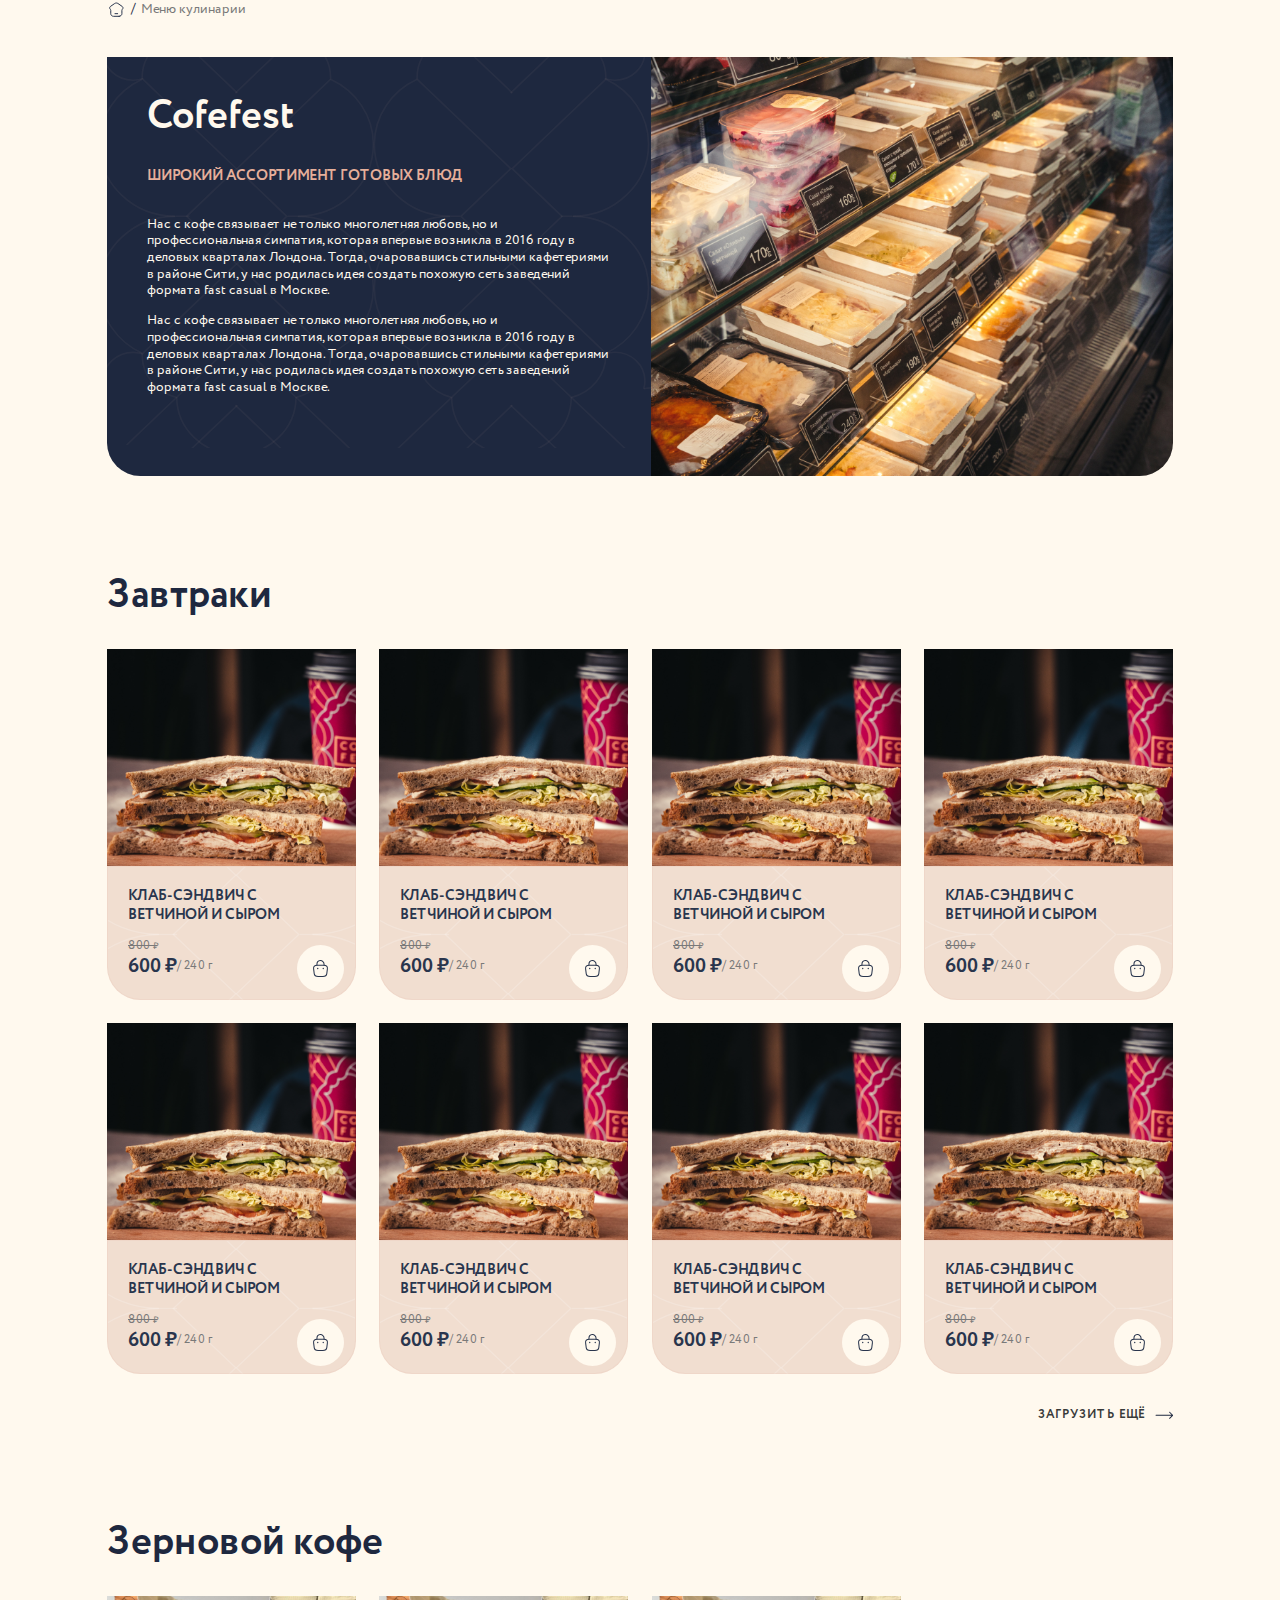
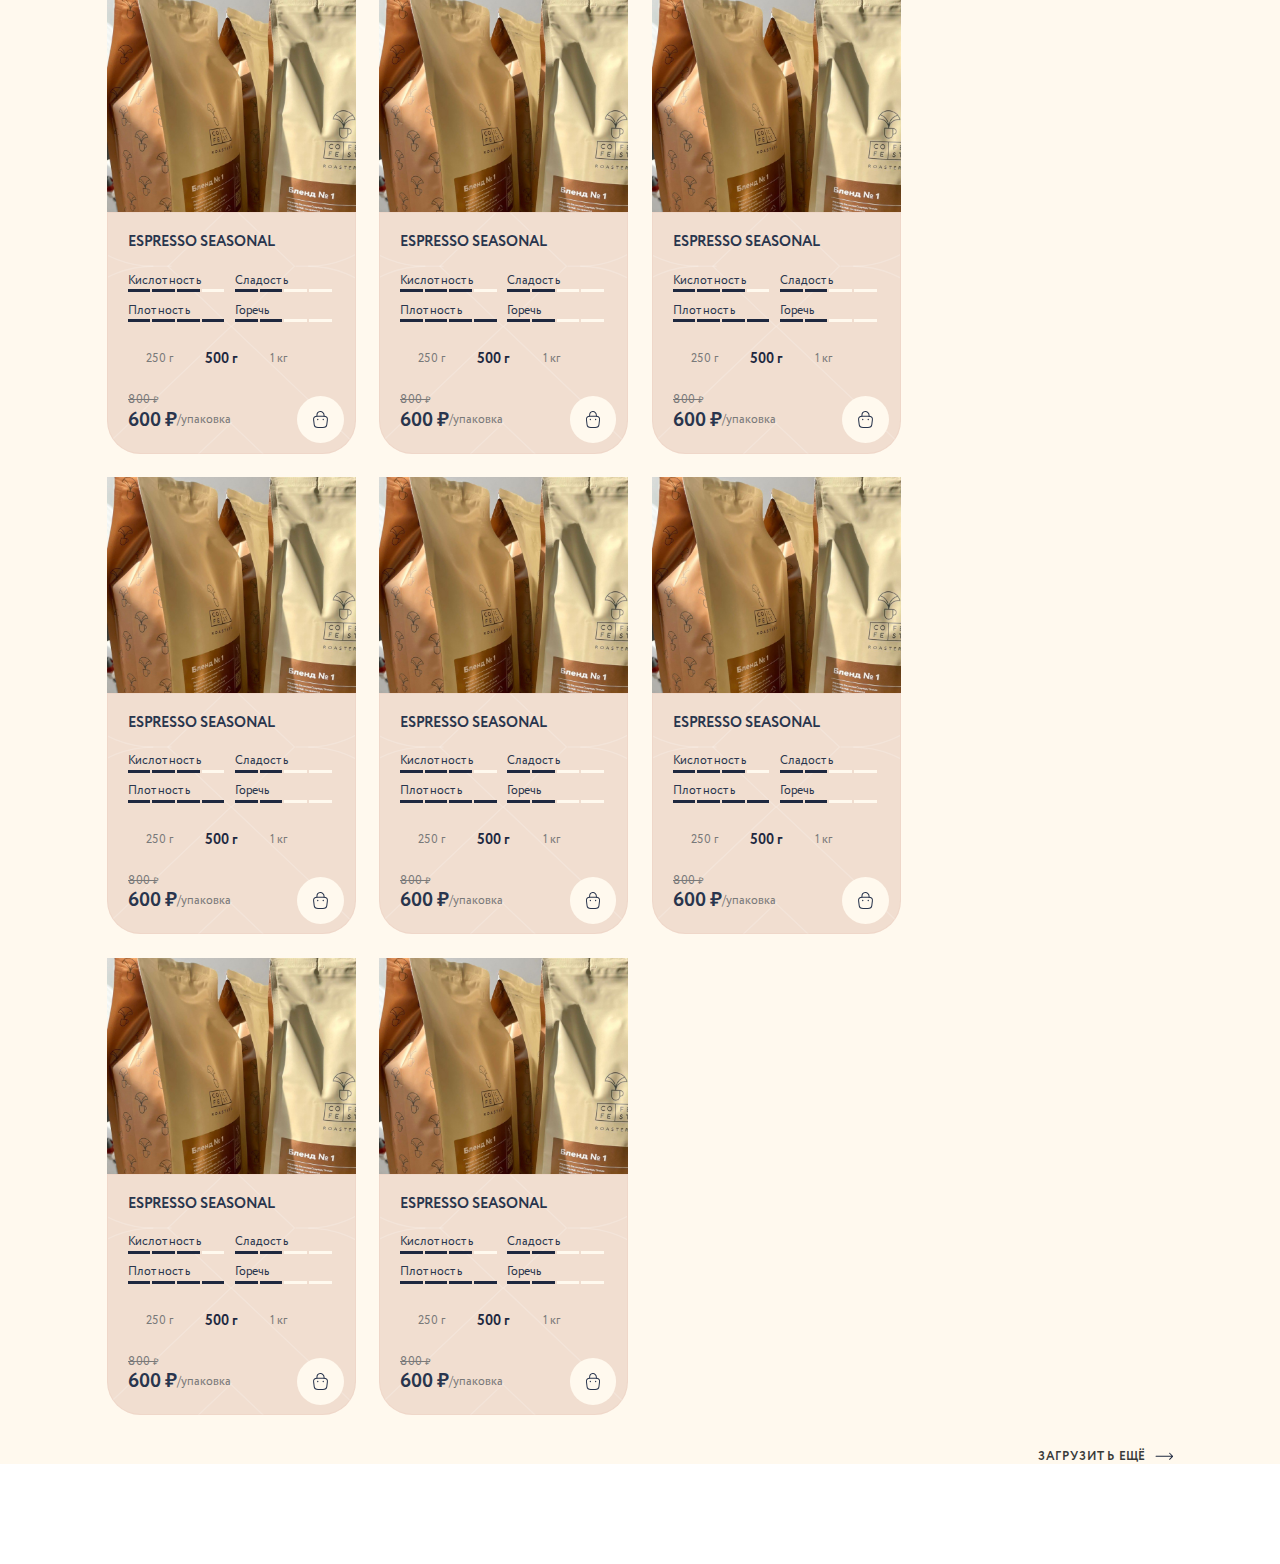
<file: index.html>
<!DOCTYPE html>
<html lang="en">
  <head>
    <meta charset="UTF-8" />
    <meta name="viewport" content="width=device-width, initial-scale=1.0" />
    <link rel="stylesheet" href="./src/fonts/fonts.css" />
    <link rel="stylesheet" href="./src/css/style.css" />
    <title>CoffeeFest</title>
  </head>
  <body>
    <!-- <header class="header">
        <div class="container">
            <button class="header__burger mobile">
                <svg width="28" height="17" viewBox="0 0 28 17" fill="none" xmlns="http://www.w3.org/2000/svg">
                    <path d="M1 8.44336H26" stroke="white" stroke-linecap="round" stroke-linejoin="round" />
                    <path d="M1 0.568359H26" stroke="white" stroke-linecap="round" stroke-linejoin="round" />
                    <path d="M1 16.3184H26" stroke="white" stroke-linecap="round" stroke-linejoin="round" />
                </svg>
            </button>
            <a href="#" class="header__logo">
                <img src="./src/images/svg/logo.svg" alt="">
            </a>
            <nav class="header__nav desktop">
                <ul class="header__top-list">
                    <li class="header__top-list__item">
                        <a href="#" class="header__top-list__item-link menu">Услуги</a>
                    </li>
                    <li class="header__top-list__item">
                        <a href="#" class="header__top-list__item-link menu">Акции</a>
                    </li>
                    <li class="header__top-list__item">
                        <a href="#" class="header__top-list__item-link menu">О нас</a>
                    </li>
                    <li class="header__top-list__item">
                        <a href="#" class="header__top-list__item-link menu">Авторский кофе</a>
                    </li>
                    <li class="header__top-list__item">
                        <a href="#" class="header__top-list__item-link menu">Для бизнеса</a>
                    </li>
                    <li class="header__top-list__item">
                        <a href="#" class="header__top-list__item-link menu">Доставка и оплата</a>
                    </li>
                    <li class="header__top-list__item">
                        <a href="#" class="header__top-list__item-link menu">Карьера</a>
                    </li>
                    <li class="header__top-list__item">
                        <a href="#" class="header__top-list__item-link menu">Новости</a>
                    </li>
                    <li class="header__top-list__item">
                        <a href="#" class="header__top-list__item-link menu">Контакты</a>
                    </li>
                </ul>
                <ul class="header__bottom-list">
                    <li class="header__bottom-list__item">
                        <a href="#" class="header__bottom-list__item-link heading5">Зерновой кофе</a>
                    </li>
                    <li class="header__bottom-list__item">
                        <a href="#" class="header__bottom-list__item-link heading5">меню кофеен</a>
                    </li>
                    <li class="header__bottom-list__item">
                        <a href="#" class="header__bottom-list__item-link heading5">меню кулинарии</a>
                    </li>
                    <li class="header__bottom-list__item">
                        <a href="#" class="header__bottom-list__item-link heading5">торты на заказ</a>
                    </li>
                </ul>
            </nav>
            <div class="header__right">
                <button class="header__search desktop">
                    <img src="./src/images/svg/search.svg" alt="">
                </button>
                <a href="#" class="header__account">
                    <img src="./src/images/svg/account.svg" alt="">
                </a>
                <a href="#" class="header__cart">
                    <img src="./src/images/svg/shopping-cart.svg" alt="">
                </a>
            </div>
        </div>
    </header> -->
    <main class="main">
        <div class="breadcrumbs__container container">
            <ul class="breadcrumbs">
                <li class="breadcrumbs__item">
                    <a href="/dist/main.html" class="breadcrumbs__item-link">
                        <svg width="28" height="28" viewBox="0 0 28 28" fill="none" xmlns="http://www.w3.org/2000/svg">
                            <path
                                d="M12 20.5H16M18.1804 24.5H9.81965C7.5109 24.5 5.6393 22.714 5.6393 20.5108V15.633C5.6393 14.9248 5.34447 14.2456 4.81969 13.7448C3.60381 12.5845 3.76187 10.662 5.15251 9.69692L11.5412 5.263C13.0071 4.24567 14.9929 4.24567 16.4588 5.263L22.8475 9.69691C24.2381 10.662 24.3962 12.5845 23.1803 13.7448C22.6555 14.2456 22.3607 14.9248 22.3607 15.633V20.5108C22.3607 22.714 20.4891 24.5 18.1804 24.5Z"
                                stroke="#29354D" stroke-width="1.5" stroke-linecap="round" />
                        </svg>
                    </a>
                </li>
        
                <li class="breadcrumbs__item">
                    <a href="/dist/news.html" class="breadcrumbs__item-link">Меню кулинарии</a>
                </li>
        </ul>
        </div>
        <section class="catalog-main-banner">
            <div class="catalog-main-banner__container container">
                <div class="catalog-main-banner__left-part">
                <div class="catalog-main-banner__title heading2">Cofefest</div>
                <div class="catalog-main-banner__subtitle heading4">
                    Широкий ассортимент готовых блюд
                </div>
                <div class="catalog-main-banner__text">
                    <div class="catalog-main-banner__text-part">
                        Нас с кофе связывает не только многолетняя любовь, но и
                        профессиональная симпатия, которая впервые возникла в 2016 году в
                        деловых кварталах Лондона. Тогда, очаровавшись стильными
                        кафетериями в районе Сити, у нас родилась идея создать похожую
                        сеть заведений формата fast casual в Москве.
                    </div>
                    <div class="catalog-main-banner__text-part">
                        Нас с кофе связывает не только многолетняя любовь, но и
                        профессиональная симпатия, которая впервые возникла в 2016 году в
                        деловых кварталах Лондона. Тогда, очаровавшись стильными
                        кафетериями в районе Сити, у нас родилась идея создать похожую
                        сеть заведений формата fast casual в Москве.
                    </div>
                </div>
                <picture class="catalog-main-banner__background">
                    <source srcset="./src/images/svg/banner-bckrnd-mob.svg" media="(max-width: 48em)">
                    <img src="./src/images/svg/banner-backgrnd.svg" alt="">
                </picture>
                </div>
                <div class="catalog-main-banner__right-photo">
                    <img src="./src/images/banner-cooking-menus.jpg" alt="">
                </div>
            </div>
        </section>
        <section class="catalog-main-block breakfasts">
            <div class="catalog-main-block__container container">
              <div class="catalog-main-block__title heading2">Завтраки</div>
              <div class="catalog-main-block__row">
                <div class="catalog-card-1">
                  <div class="catalog-card-1__img">
                    <img src="./src/images/sandwichwithcofee.png" alt="" />
                  </div>
                  <div class="catalog-card-1__descr">
                    <div class="catalog-card-1__title heading4">
                      Клаб-сэндвич с ветчиной и сыром
                    </div>
                    <div class="catalog-card__price">
                      <div class="catalog-card__main-price">800 <span>₽</span></div>
                      <div class="catalog-card__sale">
                        <div class="catalog-card__sale-price">
                          600 <span>₽</span>
                        </div>
                        <div class="catalog-card__weight">/ 240 г</div>
                      </div>
                    </div>
                    <div
                      class="catalog-card__add-to-cart catalog-card-1__add-to-cart"
                    >
                      <img src="./src/images/svg/black-cart.svg" alt="" />
                    </div>
                  </div>
                </div>
                <div class="catalog-card-1">
                  <div class="catalog-card-1__img">
                    <img src="./src/images/sandwichwithcofee.png" alt="" />
                  </div>
                  <div class="catalog-card-1__descr">
                    <div
                      class="col-breakfasts__title catalog-card-1__title heading4"
                    >
                      Клаб-сэндвич с ветчиной и сыром
                    </div>
                    <div class="catalog-card__price">
                      <div class="catalog-card__main-price">800 <span>₽</span></div>
                      <div class="catalog-card__sale">
                        <div class="catalog-card__sale-price">
                          600 <span>₽</span>
                        </div>
                        <div class="catalog-card__weight">/ 240 г</div>
                      </div>
                    </div>
                    <div
                      class="catalog-card__add-to-cart catalog-card-1__add-to-cart"
                    >
                      <img src="./src/images/svg/black-cart.svg" alt="" />
                    </div>
                  </div>
                </div>
                <div class="catalog-card-1">
                  <div class="catalog-card-1__img">
                    <img src="./src/images/sandwichwithcofee.png" alt="" />
                  </div>
                  <div class="catalog-card-1__descr">
                    <div
                      class="col-breakfasts__title catalog-card-1__title heading4"
                    >
                      Клаб-сэндвич с ветчиной и сыром
                    </div>
                    <div class="catalog-card__price">
                      <div class="catalog-card__main-price">800 <span>₽</span></div>
                      <div class="catalog-card__sale">
                        <div class="catalog-card__sale-price">
                          600 <span>₽</span>
                        </div>
                        <div class="catalog-card__weight">/ 240 г</div>
                      </div>
                    </div>
                    <div
                      class="catalog-card__add-to-cart catalog-card-1__add-to-cart"
                    >
                      <img src="./src/images/svg/black-cart.svg" alt="" />
                    </div>
                  </div>
                </div>
                <div class="catalog-card-1">
                  <div class="catalog-card-1__img">
                    <img src="./src/images/sandwichwithcofee.png" alt="" />
                  </div>
                  <div class="catalog-card-1__descr">
                    <div
                      class="col-breakfasts__title catalog-card-1__title heading4"
                    >
                      Клаб-сэндвич с ветчиной и сыром
                    </div>
                    <div class="catalog-card__price">
                      <div class="catalog-card__main-price">800 <span>₽</span></div>
                      <div class="catalog-card__sale">
                        <div class="catalog-card__sale-price">
                          600 <span>₽</span>
                        </div>
                        <div class="catalog-card__weight">/ 240 г</div>
                      </div>
                    </div>
                    <div
                      class="catalog-card__add-to-cart catalog-card-1__add-to-cart"
                    >
                      <img src="./src/images/svg/black-cart.svg" alt="" />
                    </div>
                  </div>
                </div>
                <div class="catalog-card-1">
                    <div class="catalog-card-1__img">
                      <img src="./src/images/sandwichwithcofee.png" alt="" />
                    </div>
                    <div class="catalog-card-1__descr">
                      <div class="catalog-card-1__title heading4">
                        Клаб-сэндвич с ветчиной и сыром
                      </div>
                      <div class="catalog-card__price">
                        <div class="catalog-card__main-price">800 <span>₽</span></div>
                        <div class="catalog-card__sale">
                          <div class="catalog-card__sale-price">
                            600 <span>₽</span>
                          </div>
                          <div class="catalog-card__weight">/ 240 г</div>
                        </div>
                      </div>
                      <div
                        class="catalog-card__add-to-cart catalog-card-1__add-to-cart"
                      >
                        <img src="./src/images/svg/black-cart.svg" alt="" />
                      </div>
                    </div>
                </div>
                <div class="catalog-card-1">
                <div class="catalog-card-1__img">
                    <img src="./src/images/sandwichwithcofee.png" alt="" />
                </div>
                <div class="catalog-card-1__descr">
                    <div
                    class="col-breakfasts__title catalog-card-1__title heading4"
                    >
                    Клаб-сэндвич с ветчиной и сыром
                    </div>
                    <div class="catalog-card__price">
                    <div class="catalog-card__main-price">800 <span>₽</span></div>
                    <div class="catalog-card__sale">
                        <div class="catalog-card__sale-price">
                        600 <span>₽</span>
                        </div>
                        <div class="catalog-card__weight">/ 240 г</div>
                    </div>
                    </div>
                    <div
                    class="catalog-card__add-to-cart catalog-card-1__add-to-cart"
                    >
                    <img src="./src/images/svg/black-cart.svg" alt="" />
                    </div>
                </div>
                </div>
                <div class="catalog-card-1">
                <div class="catalog-card-1__img">
                    <img src="./src/images/sandwichwithcofee.png" alt="" />
                </div>
                <div class="catalog-card-1__descr">
                    <div
                    class="col-breakfasts__title catalog-card-1__title heading4"
                    >
                    Клаб-сэндвич с ветчиной и сыром
                    </div>
                    <div class="catalog-card__price">
                    <div class="catalog-card__main-price">800 <span>₽</span></div>
                    <div class="catalog-card__sale">
                        <div class="catalog-card__sale-price">
                        600 <span>₽</span>
                        </div>
                        <div class="catalog-card__weight">/ 240 г</div>
                    </div>
                    </div>
                    <div
                    class="catalog-card__add-to-cart catalog-card-1__add-to-cart"
                    >
                    <img src="./src/images/svg/black-cart.svg" alt="" />
                    </div>
                </div>
                </div>
                <div class="catalog-card-1">
                <div class="catalog-card-1__img">
                    <img src="./src/images/sandwichwithcofee.png" alt="" />
                </div>
                <div class="catalog-card-1__descr">
                    <div
                    class="col-breakfasts__title catalog-card-1__title heading4"
                    >
                    Клаб-сэндвич с ветчиной и сыром
                    </div>
                    <div class="catalog-card__price">
                    <div class="catalog-card__main-price">800 <span>₽</span></div>
                    <div class="catalog-card__sale">
                        <div class="catalog-card__sale-price">
                        600 <span>₽</span>
                        </div>
                        <div class="catalog-card__weight">/ 240 г</div>
                    </div>
                    </div>
                    <div
                    class="catalog-card__add-to-cart catalog-card-1__add-to-cart"
                    >
                    <img src="./src/images/svg/black-cart.svg" alt="" />
                    </div>
                </div>
                </div>
              </div>
              <a href="#" class="catalog-main-block__more arrow-link">
                <span>Загрузить ещё</span>
                <svg
                  width="29"
                  height="13"
                  viewBox="0 0 29 13"
                  fill="none"
                  xmlns="http://www.w3.org/2000/svg"
                  class="arrow-link__icon"
                >
                  <path
                    d="M1.5 5.75C1.08579 5.75 0.75 6.08579 0.75 6.5C0.75 6.91421 1.08579 7.25 1.5 7.25L1.5 5.75ZM28.0303 7.03033C28.3232 6.73744 28.3232 6.26257 28.0303 5.96967L23.2574 1.1967C22.9645 0.903808 22.4896 0.903808 22.1967 1.1967C21.9038 1.48959 21.9038 1.96447 22.1967 2.25736L26.4393 6.5L22.1967 10.7426C21.9038 11.0355 21.9038 11.5104 22.1967 11.8033C22.4896 12.0962 22.9645 12.0962 23.2574 11.8033L28.0303 7.03033ZM1.5 7.25L27.5 7.25L27.5 5.75L1.5 5.75L1.5 7.25Z"
                    fill="#1e283f"
                  />
                </svg>
              </a>
            </div>
          </section>
        <section class="catalog-main-block grain-coffee">
        <div class="catalog-main-block__container container">
            <div class="catalog-main-block__title heading2">Зерновой кофе</div>
            <div class="catalog-main-block__row">
                <div class="catalog-card-2">
                    <div class="catalog-card-2__img">
                    <img src="./src/images/coffee-packages.png" alt="" />
                    </div>
                    <div class="catalog-card-2__descr">
                    <div class="catalog-card-2__title heading4">
                        Espresso Seasonal
                    </div>
                    <div class="catalog-card-2__characteristics">
                        <div class="catalog-card-2__characteristic">
                        <div class="catalog-card-2__characteristic-text">
                            Кислотность
                        </div>
                        <div class="catalog-card-2__characteristic-lines">
                            <span class="active"></span>
                            <span class="active"></span>
                            <span class="active"></span>
                            <span></span>
                        </div>
                        </div>
                        <div class="catalog-card-2__characteristic">
                        <div class="catalog-card-2__characteristic-text">
                            Сладость
                        </div>
                        <div class="catalog-card-2__characteristic-lines">
                            <span class="active"></span>
                            <span class="active"></span>
                            <span class=""></span>
                            <span class=""></span>
                        </div>
                        </div>
                        <div class="catalog-card-2__characteristic">
                        <div class="catalog-card-2__characteristic-text">
                            Плотность
                        </div>
                        <div class="catalog-card-2__characteristic-lines">
                            <span class="active"></span>
                            <span class="active"></span>
                            <span class="active"></span>
                            <span class="active"></span>
                        </div>
                        </div>
                        <div class="catalog-card-2__characteristic">
                        <div class="catalog-card-2__characteristic-text">
                            Горечь
                        </div>
                        <div class="catalog-card-2__characteristic-lines">
                            <span class="active"></span>
                            <span class="active"></span>
                            <span class=""></span>
                            <span class=""></span>
                        </div>
                        </div>
                    </div>
                    <div class="catalog-card-2__weights">
                        <div class="catalog-card-2__weight">250 <span>г</span></div>
                        <div class="catalog-card-2__weight active">
                        500 <span>г</span>
                        </div>
                        <div class="catalog-card-2__weight">1 <span>кг</span></div>
                    </div>
                    <div class="catalog-card__price">
                        <div class="catalog-card__main-price">800 <span>₽</span></div>
                        <div class="catalog-card__sale">
                        <div class="catalog-card__sale-price">
                            600 <span>₽</span>
                        </div>
                        <div class="catalog-card__weight">/упаковка</div>
                        </div>
                    </div>
                    <div
                        class="catalog-card__add-to-cart catalog-card-2__add-to-cart"
                    >
                        <img src="./src/images/svg/black-cart.svg" alt="" />
                    </div>
                    </div>
                </div>
                <div class="catalog-card-2">
                    <div class="catalog-card-2__img">
                    <img src="./src/images/coffee-packages.png" alt="" />
                    </div>
                    <div class="catalog-card-2__descr">
                    <div class="catalog-card-2__title heading4">
                        Espresso Seasonal
                    </div>
                    <div class="catalog-card-2__characteristics">
                        <div class="catalog-card-2__characteristic">
                        <div class="catalog-card-2__characteristic-text">
                            Кислотность
                        </div>
                        <div class="catalog-card-2__characteristic-lines">
                            <span class="active"></span>
                            <span class="active"></span>
                            <span class="active"></span>
                            <span></span>
                        </div>
                        </div>
                        <div class="catalog-card-2__characteristic">
                        <div class="catalog-card-2__characteristic-text">
                            Сладость
                        </div>
                        <div class="catalog-card-2__characteristic-lines">
                            <span class="active"></span>
                            <span class="active"></span>
                            <span class=""></span>
                            <span class=""></span>
                        </div>
                        </div>
                        <div class="catalog-card-2__characteristic">
                        <div class="catalog-card-2__characteristic-text">
                            Плотность
                        </div>
                        <div class="catalog-card-2__characteristic-lines">
                            <span class="active"></span>
                            <span class="active"></span>
                            <span class="active"></span>
                            <span class="active"></span>
                        </div>
                        </div>
                        <div class="catalog-card-2__characteristic">
                        <div class="catalog-card-2__characteristic-text">
                            Горечь
                        </div>
                        <div class="catalog-card-2__characteristic-lines">
                            <span class="active"></span>
                            <span class="active"></span>
                            <span class=""></span>
                            <span class=""></span>
                        </div>
                        </div>
                    </div>
                    <div class="catalog-card-2__weights">
                        <div class="catalog-card-2__weight">250 <span>г</span></div>
                        <div class="catalog-card-2__weight active">
                        500 <span>г</span>
                        </div>
                        <div class="catalog-card-2__weight">1 <span>кг</span></div>
                    </div>
                    <div class="catalog-card__price">
                        <div class="catalog-card__main-price">800 <span>₽</span></div>
                        <div class="catalog-card__sale">
                        <div class="catalog-card__sale-price">
                            600 <span>₽</span>
                        </div>
                        <div class="catalog-card__weight">/упаковка</div>
                        </div>
                    </div>
                    <div
                        class="catalog-card__add-to-cart catalog-card-2__add-to-cart"
                    >
                        <img src="./src/images/svg/black-cart.svg" alt="" />
                    </div>
                    </div>
                </div>
                <div class="catalog-card-2">
                    <div class="catalog-card-2__img">
                    <img src="./src/images/coffee-packages.png" alt="" />
                    </div>
                    <div class="catalog-card-2__descr">
                    <div class="catalog-card-2__title heading4">
                        Espresso Seasonal
                    </div>
                    <div class="catalog-card-2__characteristics">
                        <div class="catalog-card-2__characteristic">
                        <div class="catalog-card-2__characteristic-text">
                            Кислотность
                        </div>
                        <div class="catalog-card-2__characteristic-lines">
                            <span class="active"></span>
                            <span class="active"></span>
                            <span class="active"></span>
                            <span></span>
                        </div>
                        </div>
                        <div class="catalog-card-2__characteristic">
                        <div class="catalog-card-2__characteristic-text">
                            Сладость
                        </div>
                        <div class="catalog-card-2__characteristic-lines">
                            <span class="active"></span>
                            <span class="active"></span>
                            <span class=""></span>
                            <span class=""></span>
                        </div>
                        </div>
                        <div class="catalog-card-2__characteristic">
                        <div class="catalog-card-2__characteristic-text">
                            Плотность
                        </div>
                        <div class="catalog-card-2__characteristic-lines">
                            <span class="active"></span>
                            <span class="active"></span>
                            <span class="active"></span>
                            <span class="active"></span>
                        </div>
                        </div>
                        <div class="catalog-card-2__characteristic">
                        <div class="catalog-card-2__characteristic-text">
                            Горечь
                        </div>
                        <div class="catalog-card-2__characteristic-lines">
                            <span class="active"></span>
                            <span class="active"></span>
                            <span class=""></span>
                            <span class=""></span>
                        </div>
                        </div>
                    </div>
                    <div class="catalog-card-2__weights">
                        <div class="catalog-card-2__weight">250 <span>г</span></div>
                        <div class="catalog-card-2__weight active">
                        500 <span>г</span>
                        </div>
                        <div class="catalog-card-2__weight">1 <span>кг</span></div>
                    </div>
                    <div class="catalog-card__price">
                        <div class="catalog-card__main-price">800 <span>₽</span></div>
                        <div class="catalog-card__sale">
                        <div class="catalog-card__sale-price">
                            600 <span>₽</span>
                        </div>
                        <div class="catalog-card__weight">/упаковка</div>
                        </div>
                    </div>
                    <div
                        class="catalog-card__add-to-cart catalog-card-2__add-to-cart"
                    >
                        <img src="./src/images/svg/black-cart.svg" alt="" />
                    </div>
                    </div>
                </div>
                <div class="catalog-card-2">
                    <div class="catalog-card-2__img">
                    <img src="./src/images/coffee-packages.png" alt="" />
                    </div>
                    <div class="catalog-card-2__descr">
                    <div class="catalog-card-2__title heading4">
                        Espresso Seasonal
                    </div>
                    <div class="catalog-card-2__characteristics">
                        <div class="catalog-card-2__characteristic">
                        <div class="catalog-card-2__characteristic-text">
                            Кислотность
                        </div>
                        <div class="catalog-card-2__characteristic-lines">
                            <span class="active"></span>
                            <span class="active"></span>
                            <span class="active"></span>
                            <span></span>
                        </div>
                        </div>
                        <div class="catalog-card-2__characteristic">
                        <div class="catalog-card-2__characteristic-text">
                            Сладость
                        </div>
                        <div class="catalog-card-2__characteristic-lines">
                            <span class="active"></span>
                            <span class="active"></span>
                            <span class=""></span>
                            <span class=""></span>
                        </div>
                        </div>
                        <div class="catalog-card-2__characteristic">
                        <div class="catalog-card-2__characteristic-text">
                            Плотность
                        </div>
                        <div class="catalog-card-2__characteristic-lines">
                            <span class="active"></span>
                            <span class="active"></span>
                            <span class="active"></span>
                            <span class="active"></span>
                        </div>
                        </div>
                        <div class="catalog-card-2__characteristic">
                        <div class="catalog-card-2__characteristic-text">
                            Горечь
                        </div>
                        <div class="catalog-card-2__characteristic-lines">
                            <span class="active"></span>
                            <span class="active"></span>
                            <span class=""></span>
                            <span class=""></span>
                        </div>
                        </div>
                    </div>
                    <div class="catalog-card-2__weights">
                        <div class="catalog-card-2__weight">250 <span>г</span></div>
                        <div class="catalog-card-2__weight active">
                        500 <span>г</span>
                        </div>
                        <div class="catalog-card-2__weight">1 <span>кг</span></div>
                    </div>
                    <div class="catalog-card__price">
                        <div class="catalog-card__main-price">800 <span>₽</span></div>
                        <div class="catalog-card__sale">
                        <div class="catalog-card__sale-price">
                            600 <span>₽</span>
                        </div>
                        <div class="catalog-card__weight">/упаковка</div>
                        </div>
                    </div>
                    <div
                        class="catalog-card__add-to-cart catalog-card-2__add-to-cart"
                    >
                        <img src="./src/images/svg/black-cart.svg" alt="" />
                    </div>
                    </div>
                </div>
                <div class="catalog-card-2">
                    <div class="catalog-card-2__img">
                    <img src="./src/images/coffee-packages.png" alt="" />
                    </div>
                    <div class="catalog-card-2__descr">
                    <div class="catalog-card-2__title heading4">
                        Espresso Seasonal
                    </div>
                    <div class="catalog-card-2__characteristics">
                        <div class="catalog-card-2__characteristic">
                        <div class="catalog-card-2__characteristic-text">
                            Кислотность
                        </div>
                        <div class="catalog-card-2__characteristic-lines">
                            <span class="active"></span>
                            <span class="active"></span>
                            <span class="active"></span>
                            <span></span>
                        </div>
                        </div>
                        <div class="catalog-card-2__characteristic">
                        <div class="catalog-card-2__characteristic-text">
                            Сладость
                        </div>
                        <div class="catalog-card-2__characteristic-lines">
                            <span class="active"></span>
                            <span class="active"></span>
                            <span class=""></span>
                            <span class=""></span>
                        </div>
                        </div>
                        <div class="catalog-card-2__characteristic">
                        <div class="catalog-card-2__characteristic-text">
                            Плотность
                        </div>
                        <div class="catalog-card-2__characteristic-lines">
                            <span class="active"></span>
                            <span class="active"></span>
                            <span class="active"></span>
                            <span class="active"></span>
                        </div>
                        </div>
                        <div class="catalog-card-2__characteristic">
                        <div class="catalog-card-2__characteristic-text">
                            Горечь
                        </div>
                        <div class="catalog-card-2__characteristic-lines">
                            <span class="active"></span>
                            <span class="active"></span>
                            <span class=""></span>
                            <span class=""></span>
                        </div>
                        </div>
                    </div>
                    <div class="catalog-card-2__weights">
                        <div class="catalog-card-2__weight">250 <span>г</span></div>
                        <div class="catalog-card-2__weight active">
                        500 <span>г</span>
                        </div>
                        <div class="catalog-card-2__weight">1 <span>кг</span></div>
                    </div>
                    <div class="catalog-card__price">
                        <div class="catalog-card__main-price">800 <span>₽</span></div>
                        <div class="catalog-card__sale">
                        <div class="catalog-card__sale-price">
                            600 <span>₽</span>
                        </div>
                        <div class="catalog-card__weight">/упаковка</div>
                        </div>
                    </div>
                    <div
                        class="catalog-card__add-to-cart catalog-card-2__add-to-cart"
                    >
                        <img src="./src/images/svg/black-cart.svg" alt="" />
                    </div>
                    </div>
                </div>
                <div class="catalog-card-2">
                    <div class="catalog-card-2__img">
                    <img src="./src/images/coffee-packages.png" alt="" />
                    </div>
                    <div class="catalog-card-2__descr">
                    <div class="catalog-card-2__title heading4">
                        Espresso Seasonal
                    </div>
                    <div class="catalog-card-2__characteristics">
                        <div class="catalog-card-2__characteristic">
                        <div class="catalog-card-2__characteristic-text">
                            Кислотность
                        </div>
                        <div class="catalog-card-2__characteristic-lines">
                            <span class="active"></span>
                            <span class="active"></span>
                            <span class="active"></span>
                            <span></span>
                        </div>
                        </div>
                        <div class="catalog-card-2__characteristic">
                        <div class="catalog-card-2__characteristic-text">
                            Сладость
                        </div>
                        <div class="catalog-card-2__characteristic-lines">
                            <span class="active"></span>
                            <span class="active"></span>
                            <span class=""></span>
                            <span class=""></span>
                        </div>
                        </div>
                        <div class="catalog-card-2__characteristic">
                        <div class="catalog-card-2__characteristic-text">
                            Плотность
                        </div>
                        <div class="catalog-card-2__characteristic-lines">
                            <span class="active"></span>
                            <span class="active"></span>
                            <span class="active"></span>
                            <span class="active"></span>
                        </div>
                        </div>
                        <div class="catalog-card-2__characteristic">
                        <div class="catalog-card-2__characteristic-text">
                            Горечь
                        </div>
                        <div class="catalog-card-2__characteristic-lines">
                            <span class="active"></span>
                            <span class="active"></span>
                            <span class=""></span>
                            <span class=""></span>
                        </div>
                        </div>
                    </div>
                    <div class="catalog-card-2__weights">
                        <div class="catalog-card-2__weight">250 <span>г</span></div>
                        <div class="catalog-card-2__weight active">
                        500 <span>г</span>
                        </div>
                        <div class="catalog-card-2__weight">1 <span>кг</span></div>
                    </div>
                    <div class="catalog-card__price">
                        <div class="catalog-card__main-price">800 <span>₽</span></div>
                        <div class="catalog-card__sale">
                        <div class="catalog-card__sale-price">
                            600 <span>₽</span>
                        </div>
                        <div class="catalog-card__weight">/упаковка</div>
                        </div>
                    </div>
                    <div
                        class="catalog-card__add-to-cart catalog-card-2__add-to-cart"
                    >
                        <img src="./src/images/svg/black-cart.svg" alt="" />
                    </div>
                    </div>
                </div>
                <div class="catalog-card-2">
                    <div class="catalog-card-2__img">
                    <img src="./src/images/coffee-packages.png" alt="" />
                    </div>
                    <div class="catalog-card-2__descr">
                    <div class="catalog-card-2__title heading4">
                        Espresso Seasonal
                    </div>
                    <div class="catalog-card-2__characteristics">
                        <div class="catalog-card-2__characteristic">
                        <div class="catalog-card-2__characteristic-text">
                            Кислотность
                        </div>
                        <div class="catalog-card-2__characteristic-lines">
                            <span class="active"></span>
                            <span class="active"></span>
                            <span class="active"></span>
                            <span></span>
                        </div>
                        </div>
                        <div class="catalog-card-2__characteristic">
                        <div class="catalog-card-2__characteristic-text">
                            Сладость
                        </div>
                        <div class="catalog-card-2__characteristic-lines">
                            <span class="active"></span>
                            <span class="active"></span>
                            <span class=""></span>
                            <span class=""></span>
                        </div>
                        </div>
                        <div class="catalog-card-2__characteristic">
                        <div class="catalog-card-2__characteristic-text">
                            Плотность
                        </div>
                        <div class="catalog-card-2__characteristic-lines">
                            <span class="active"></span>
                            <span class="active"></span>
                            <span class="active"></span>
                            <span class="active"></span>
                        </div>
                        </div>
                        <div class="catalog-card-2__characteristic">
                        <div class="catalog-card-2__characteristic-text">
                            Горечь
                        </div>
                        <div class="catalog-card-2__characteristic-lines">
                            <span class="active"></span>
                            <span class="active"></span>
                            <span class=""></span>
                            <span class=""></span>
                        </div>
                        </div>
                    </div>
                    <div class="catalog-card-2__weights">
                        <div class="catalog-card-2__weight">250 <span>г</span></div>
                        <div class="catalog-card-2__weight active">
                        500 <span>г</span>
                        </div>
                        <div class="catalog-card-2__weight">1 <span>кг</span></div>
                    </div>
                    <div class="catalog-card__price">
                        <div class="catalog-card__main-price">800 <span>₽</span></div>
                        <div class="catalog-card__sale">
                        <div class="catalog-card__sale-price">
                            600 <span>₽</span>
                        </div>
                        <div class="catalog-card__weight">/упаковка</div>
                        </div>
                    </div>
                    <div
                        class="catalog-card__add-to-cart catalog-card-2__add-to-cart"
                    >
                        <img src="./src/images/svg/black-cart.svg" alt="" />
                    </div>
                    </div>
                </div>
                <div class="catalog-card-2">
                    <div class="catalog-card-2__img">
                    <img src="./src/images/coffee-packages.png" alt="" />
                    </div>
                    <div class="catalog-card-2__descr">
                    <div class="catalog-card-2__title heading4">
                        Espresso Seasonal
                    </div>
                    <div class="catalog-card-2__characteristics">
                        <div class="catalog-card-2__characteristic">
                        <div class="catalog-card-2__characteristic-text">
                            Кислотность
                        </div>
                        <div class="catalog-card-2__characteristic-lines">
                            <span class="active"></span>
                            <span class="active"></span>
                            <span class="active"></span>
                            <span></span>
                        </div>
                        </div>
                        <div class="catalog-card-2__characteristic">
                        <div class="catalog-card-2__characteristic-text">
                            Сладость
                        </div>
                        <div class="catalog-card-2__characteristic-lines">
                            <span class="active"></span>
                            <span class="active"></span>
                            <span class=""></span>
                            <span class=""></span>
                        </div>
                        </div>
                        <div class="catalog-card-2__characteristic">
                        <div class="catalog-card-2__characteristic-text">
                            Плотность
                        </div>
                        <div class="catalog-card-2__characteristic-lines">
                            <span class="active"></span>
                            <span class="active"></span>
                            <span class="active"></span>
                            <span class="active"></span>
                        </div>
                        </div>
                        <div class="catalog-card-2__characteristic">
                        <div class="catalog-card-2__characteristic-text">
                            Горечь
                        </div>
                        <div class="catalog-card-2__characteristic-lines">
                            <span class="active"></span>
                            <span class="active"></span>
                            <span class=""></span>
                            <span class=""></span>
                        </div>
                        </div>
                    </div>
                    <div class="catalog-card-2__weights">
                        <div class="catalog-card-2__weight">250 <span>г</span></div>
                        <div class="catalog-card-2__weight active">
                        500 <span>г</span>
                        </div>
                        <div class="catalog-card-2__weight">1 <span>кг</span></div>
                    </div>
                    <div class="catalog-card__price">
                        <div class="catalog-card__main-price">800 <span>₽</span></div>
                        <div class="catalog-card__sale">
                        <div class="catalog-card__sale-price">
                            600 <span>₽</span>
                        </div>
                        <div class="catalog-card__weight">/упаковка</div>
                        </div>
                    </div>
                    <div
                        class="catalog-card__add-to-cart catalog-card-2__add-to-cart"
                    >
                        <img src="./src/images/svg/black-cart.svg" alt="" />
                    </div>
                    </div>
                </div>
            </div>
            <a href="#" class="catalog-main-block__more arrow-link">
            <span>Загрузить ещё</span>
            <svg
                width="29"
                height="13"
                viewBox="0 0 29 13"
                fill="none"
                xmlns="http://www.w3.org/2000/svg"
                class="arrow-link__icon"
            >
                <path
                d="M1.5 5.75C1.08579 5.75 0.75 6.08579 0.75 6.5C0.75 6.91421 1.08579 7.25 1.5 7.25L1.5 5.75ZM28.0303 7.03033C28.3232 6.73744 28.3232 6.26257 28.0303 5.96967L23.2574 1.1967C22.9645 0.903808 22.4896 0.903808 22.1967 1.1967C21.9038 1.48959 21.9038 1.96447 22.1967 2.25736L26.4393 6.5L22.1967 10.7426C21.9038 11.0355 21.9038 11.5104 22.1967 11.8033C22.4896 12.0962 22.9645 12.0962 23.2574 11.8033L28.0303 7.03033ZM1.5 7.25L27.5 7.25L27.5 5.75L1.5 5.75L1.5 7.25Z"
                fill="#1e283f"
                />
            </svg>
            </a>
        </div>
        </section>
    </main>
    <!-- <footer class="footer">
        <div class="footer__top">
            <div class="container">
                <a href="#" class="footer__top-logo">
                    <img src="./src/images/svg/logo.svg" alt="">
                </a>
                <div class="footer__top-block block1">
                    <p class="footer__top-block__heading heading5">Меню</p>
                    <ul class="footer__top-block__list">
                        <li class="footer__top-block__list-item">
                            <a href="#" class="menu">О компании</a>
                        </li>
                        <li class="footer__top-block__list-item">
                            <a href="#" class="menu">Услуги</a>
                        </li>
                        <li class="footer__top-block__list-item">
                            <a href="#" class="menu">Акции</a>
                        </li>
                        <li class="footer__top-block__list-item">
                            <a href="#" class="menu">Авторский кофе</a>
                        </li>
                        <li class="footer__top-block__list-item">
                            <a href="#" class="menu">Для бизнеса</a>
                        </li>
                        <li class="footer__top-block__list-item">
                            <a href="#" class="menu">Доставка и оплата</a>
                        </li>
                        <li class="footer__top-block__list-item">
                            <a href="#" class="menu">Карьера</a>
                        </li>
                        <li class="footer__top-block__list-item">
                            <a href="#" class="menu">Новости</a>
                        </li>
                        <li class="footer__top-block__list-item">
                            <a href="#" class="menu">Контакты</a>
                        </li>
                    </ul>
                </div>
                <div class="footer__top-block block2">
                    <p class="footer__top-block__heading heading5">Документация</p>
                    <ul class="footer__top-block__list">
                        <li class="footer__top-block__list-item">
                            <a href="#" class="menu">Политика конфиденциальности</a>
                        </li>
                        <li class="footer__top-block__list-item">
                            <a href="#" class="menu">Договор оферты</a>
                        </li>
                        <li class="footer__top-block__list-item">
                            <a href="#" class="menu">Согласие на обработку персональных данных</a>
                        </li>
                    </ul>
                </div>
                <div class="footer__top-block block3">
                    <p class="footer__top-block__heading heading5">Поддержка</p>
                    <ul class="footer__top-block__list">
                        <li class="footer__top-block__list-item">
                            <a href="#" class="menu">Связаться с руководством</a>
                        </li>
                        <li class="footer__top-block__list-item">
                            <a href="#" class="menu">Написать в поддержку</a>
                        </li>
                        <li class="footer__top-block__list-item">
                            <a href="#" class="menu">Оставить отзыв</a>
                        </li>
                    </ul>
                </div>
                <div class="footer__top-block block4">
                    <a href="#" class="footer__top-block__heading heading5">Каталог</a>
                </div>
                <div class="footer__top-block block5">
                    <p class="footer__top-block__heading heading5">Контакты</p>
                    <ul class="footer__top-block__list">
                        <li class="footer__top-block__list-item">
                            <a href="tel:+74952121059" class="menu">8 495 212 10 59</a>
                        </li>
                        <li class="footer__top-block__list-item">
                            <a href="mailto:in@cofefest.ru" class="menu">in@cofefest.ru</a>
                        </li>
                    </ul>
                </div>
                <div class="footer__top-block block6 mobile">
                    <a href="#" class="footer__top-block__heading heading5">Рецепты</a>
                </div>
                <ul class="footer__top-social">
                    <li class="footer__top-social__item">
                        <a href="#" class="footer__top-social__item-link">
                            <img src="./src/images/svg/wb-vk.svg" alt="">
                        </a>
                    </li>
                    <li class="footer__top-social__item">
                        <a href="#" class="footer__top-social__item-link">
                            <img src="./src/images/svg/wb-telegram.svg" alt="">
                        </a>
                    </li>
                    <li class="footer__top-social__item">
                        <a href="#" class="footer__top-social__item-link">
                            <img src="./src/images/svg/wb-youtube.svg" alt="">
                        </a>
                    </li>
                    <li class="footer__top-social__item">
                        <a href="#" class="footer__top-social__item-link">
                            <img src="./src/images/svg/wb-dzen.svg" alt="">
                        </a>
                    </li>
                </ul>
            </div>
        </div>
        <div class="footer__bottom menu">
            <div class="container">
                <p class="footer__bottom-left">&copy; 2023 CofeFest</p>
                <p class="footer__bottom-center">Информация, размещенная на сайте, не является публичной офертой</p>
                <div class="footer__bottom-right">
                    <div class="footer__bottom-right__text">
                        <p>Разработано</p>
                        <p><span>Request</span> Design</p>
                    </div>
                    <svg width="97" height="97" viewBox="0 0 97 97" fill="none" xmlns="http://www.w3.org/2000/svg"
                        class="footer__bottom-right__logo">
                        <rect y="48.1094" width="68.0366" height="68.0366" rx="5" transform="rotate(-45 0 48.1094)"
                            fill="#101010" />
                        <rect x="8.52344" y="48.1094" width="55.982" height="55.982" rx="27.991"
                            transform="rotate(-45 8.52344 48.1094)" fill="#FFFFFF" />
                        <rect x="30.9258" y="30.9258" width="34.6368" height="34.6368" rx="3" fill="#101010" />
                        <rect x="29.5547" y="48.1094" width="26.2418" height="26.2418" rx="13.1209"
                            transform="rotate(-45 29.5547 48.1094)" fill="#FFFFFF" />
                        <rect x="40.8203" y="48.2441" width="10.4967" height="10.4967" rx="2"
                            transform="rotate(-45 40.8203 48.2441)" fill="#101010" />
                    </svg>
                    <a href="#" class="footer__bottom-right__link"></a>
                </div>
            </div>
        </div>
    </footer> -->
  </body>
</html>
</file>
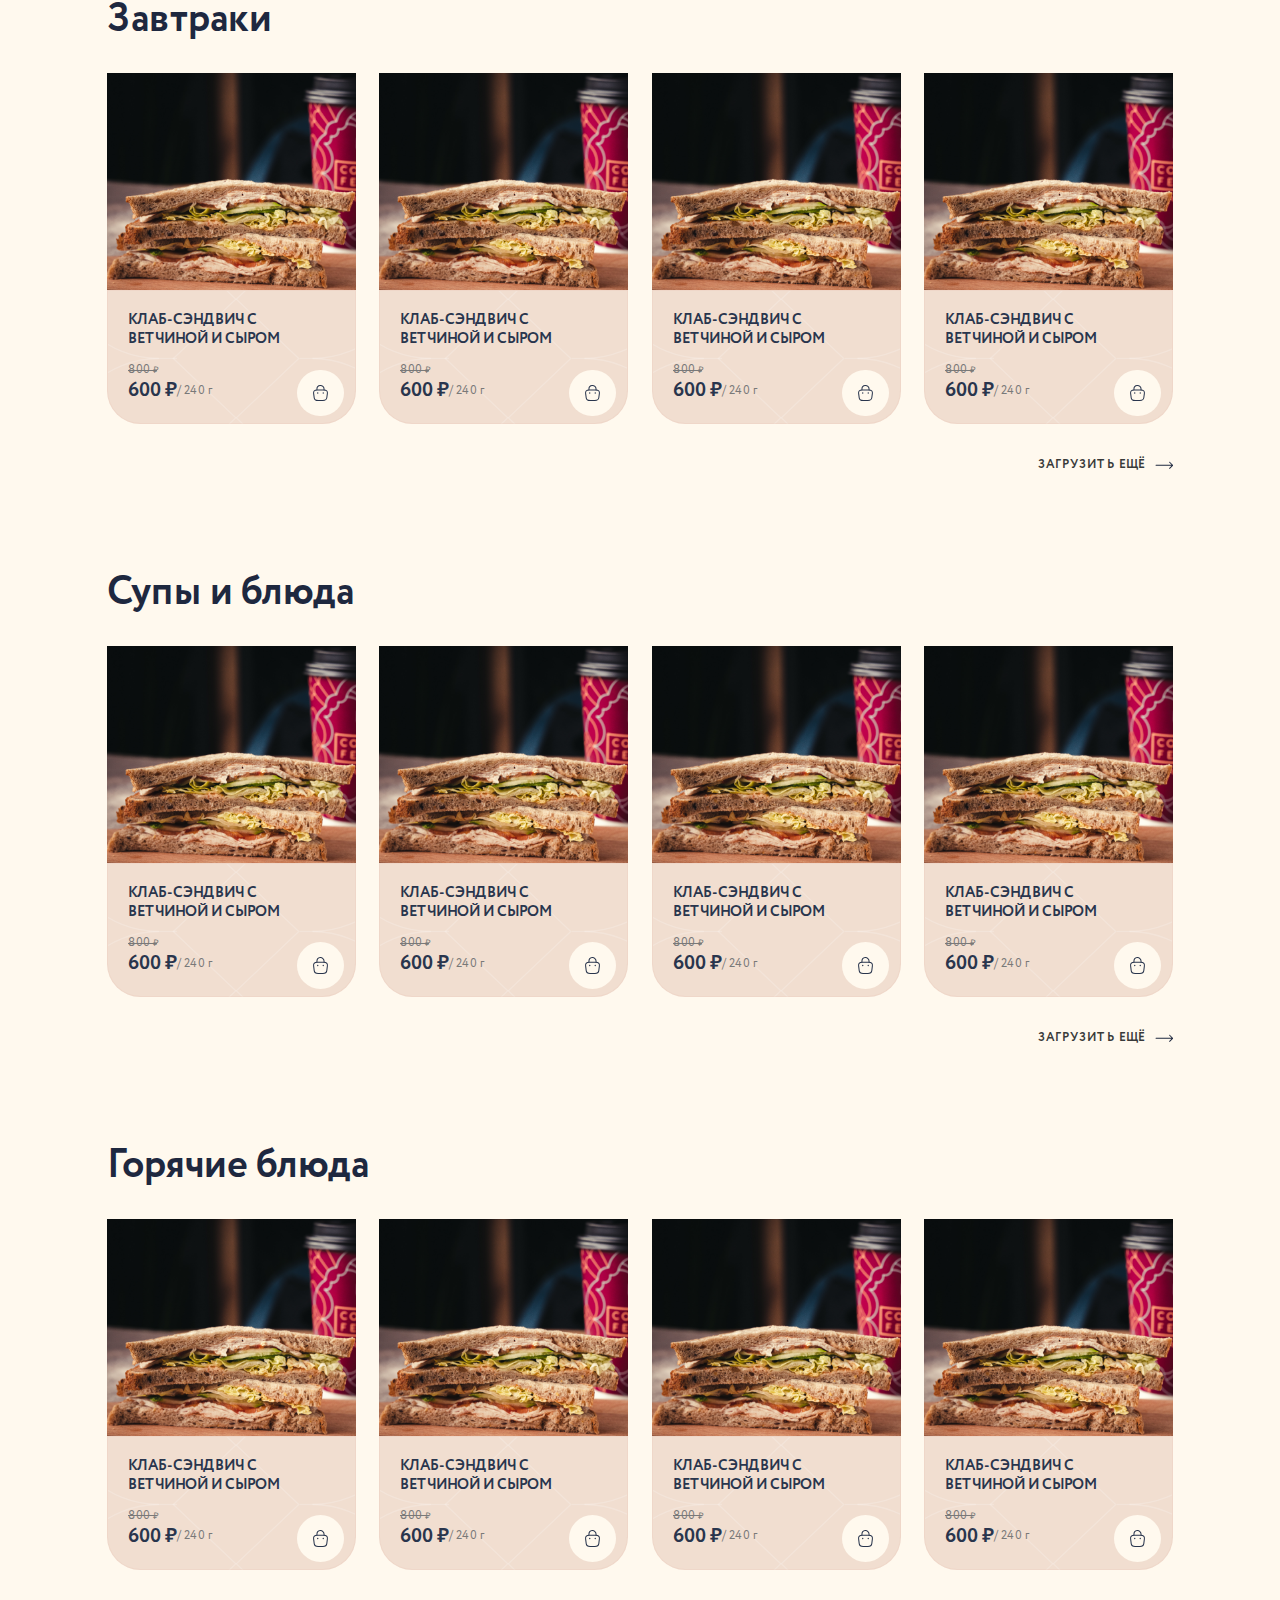
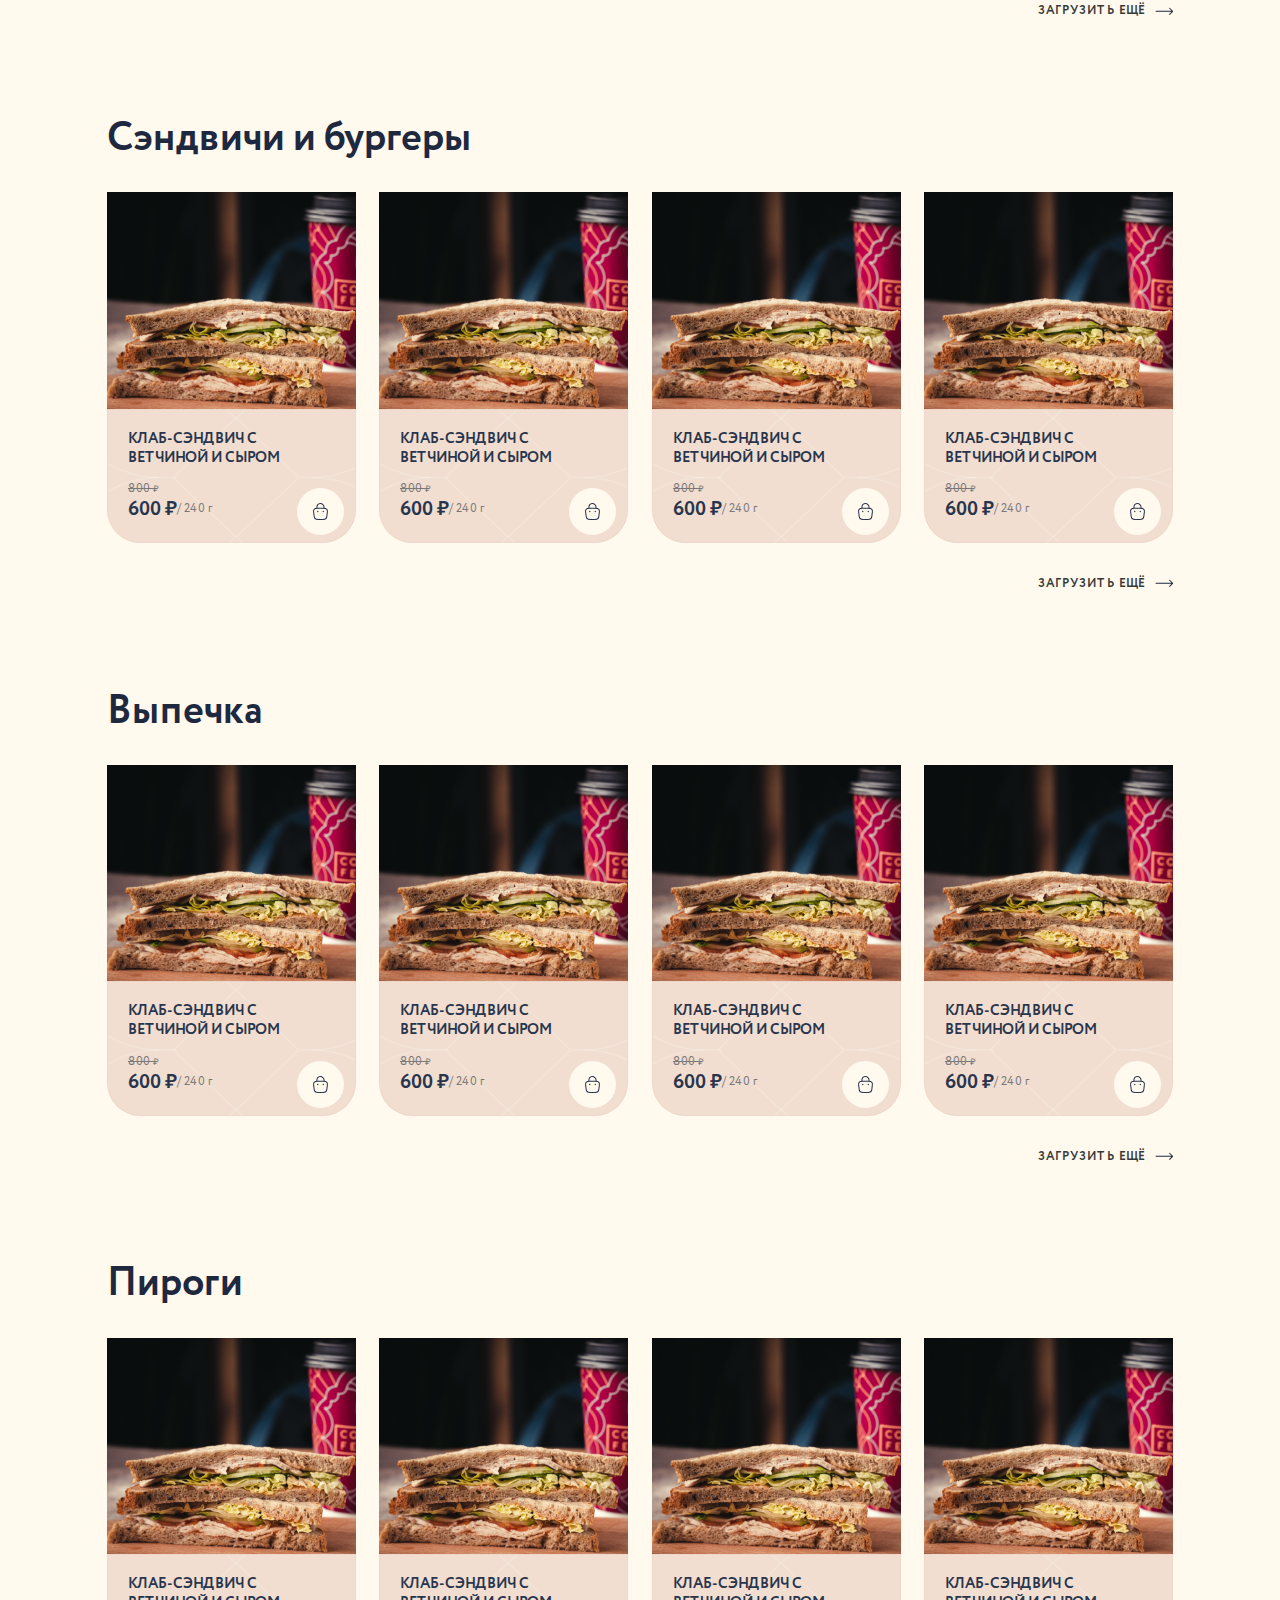
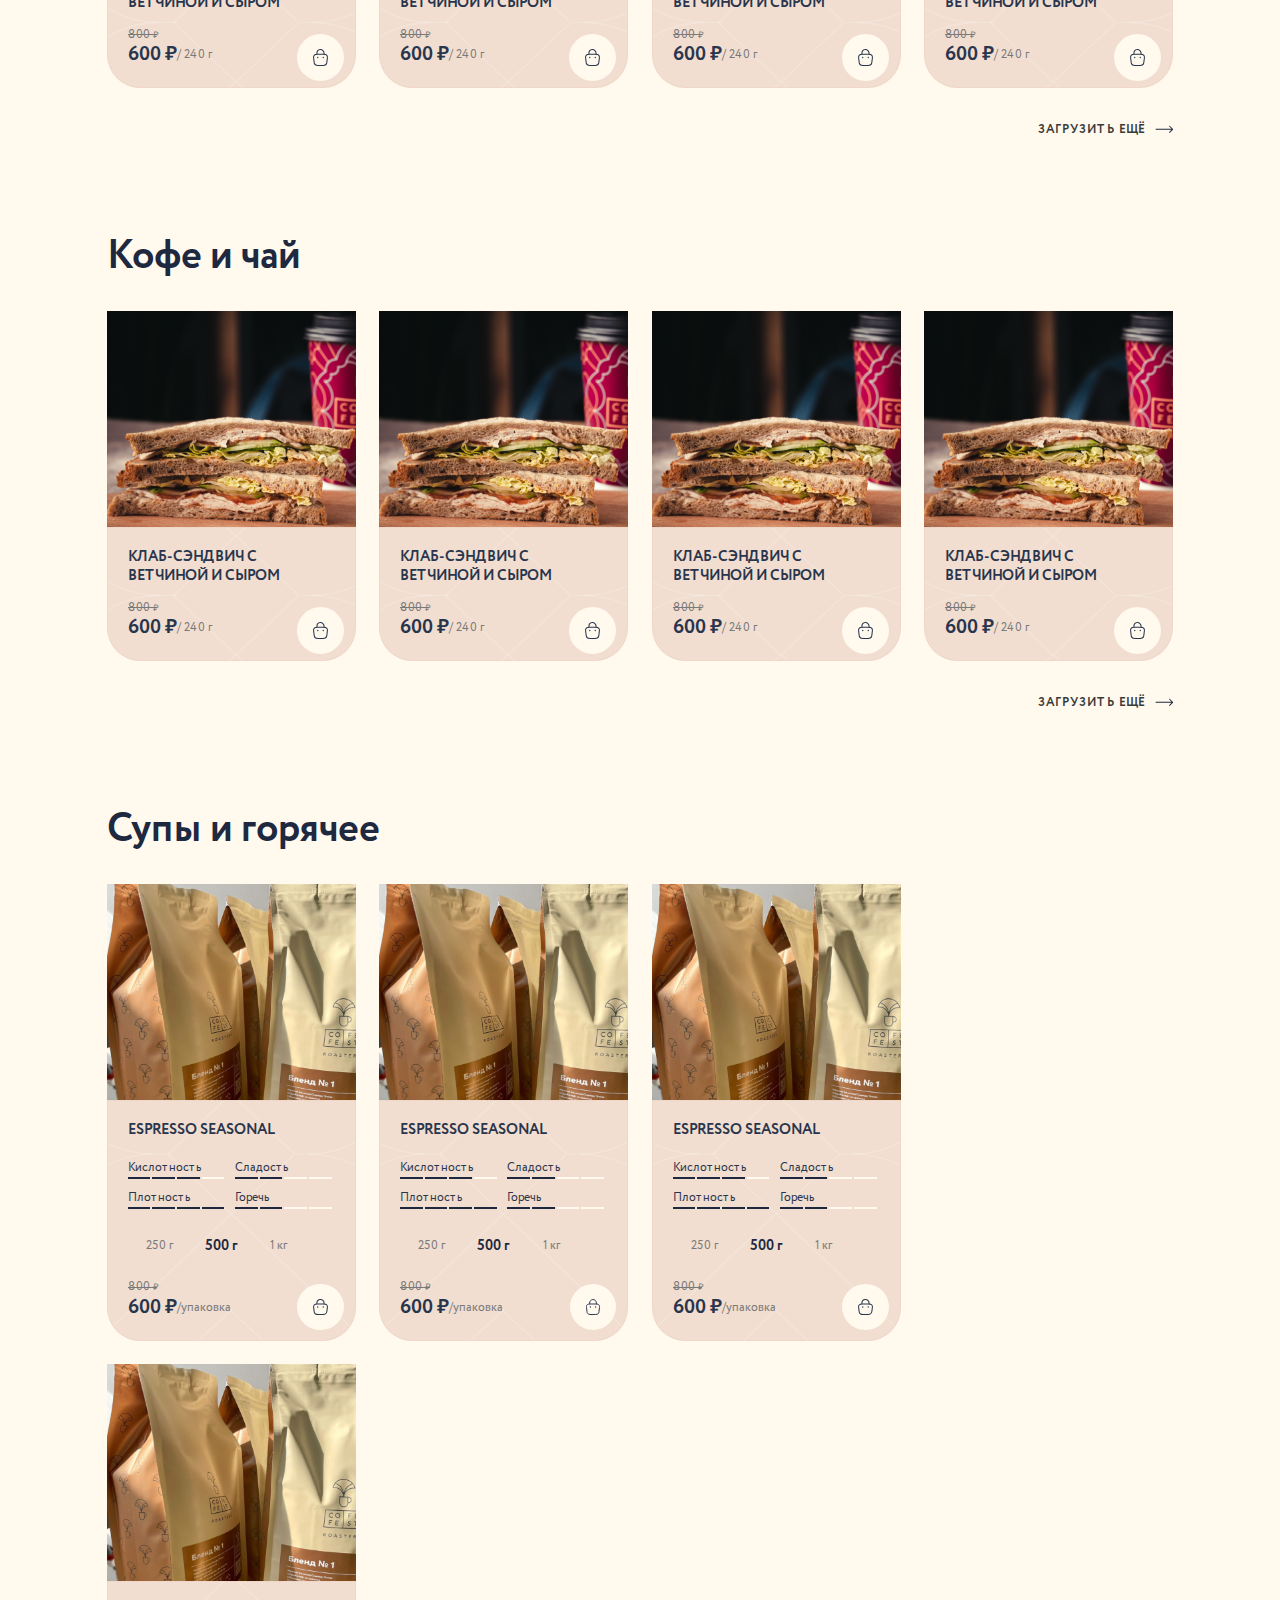
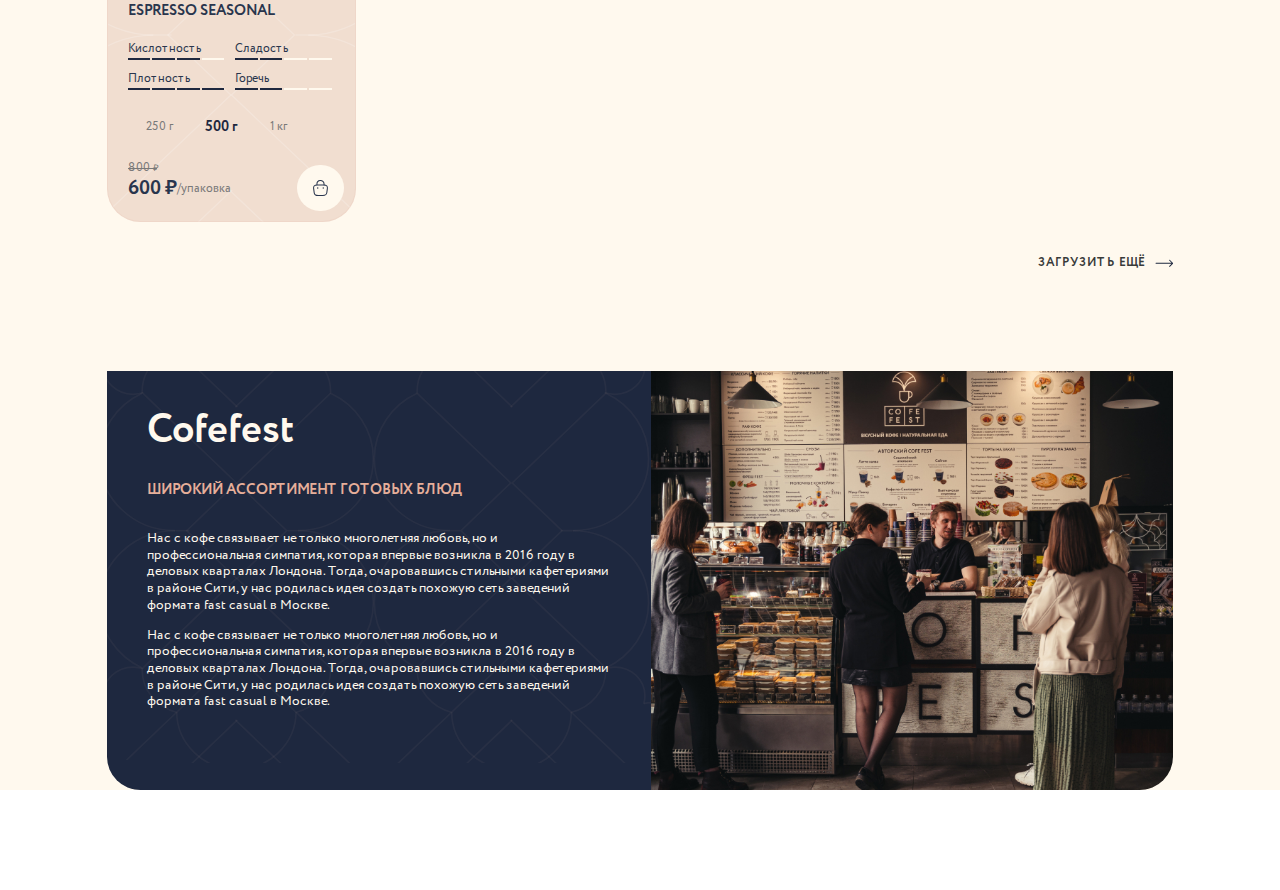
<file: catalog-main.html>
<!DOCTYPE html>
<html lang="en">
  <head>
    <meta charset="UTF-8" />
    <meta name="viewport" content="width=device-width, initial-scale=1.0" />
    <link rel="stylesheet" href="./src/fonts/fonts.css" />
    <link rel="stylesheet" href="./src/css/style.css" />
    <title>CoffeeFest</title>
  </head>
  <body>
    <!-- <header class="header">
        <div class="container">
            <button class="header__burger mobile">
                <svg width="28" height="17" viewBox="0 0 28 17" fill="none" xmlns="http://www.w3.org/2000/svg">
                    <path d="M1 8.44336H26" stroke="white" stroke-linecap="round" stroke-linejoin="round" />
                    <path d="M1 0.568359H26" stroke="white" stroke-linecap="round" stroke-linejoin="round" />
                    <path d="M1 16.3184H26" stroke="white" stroke-linecap="round" stroke-linejoin="round" />
                </svg>
            </button>
            <a href="#" class="header__logo">
                <img src="./src/images/svg/logo.svg" alt="">
            </a>
            <nav class="header__nav desktop">
                <ul class="header__top-list">
                    <li class="header__top-list__item">
                        <a href="#" class="header__top-list__item-link menu">Услуги</a>
                    </li>
                    <li class="header__top-list__item">
                        <a href="#" class="header__top-list__item-link menu">Акции</a>
                    </li>
                    <li class="header__top-list__item">
                        <a href="#" class="header__top-list__item-link menu">О нас</a>
                    </li>
                    <li class="header__top-list__item">
                        <a href="#" class="header__top-list__item-link menu">Авторский кофе</a>
                    </li>
                    <li class="header__top-list__item">
                        <a href="#" class="header__top-list__item-link menu">Для бизнеса</a>
                    </li>
                    <li class="header__top-list__item">
                        <a href="#" class="header__top-list__item-link menu">Доставка и оплата</a>
                    </li>
                    <li class="header__top-list__item">
                        <a href="#" class="header__top-list__item-link menu">Карьера</a>
                    </li>
                    <li class="header__top-list__item">
                        <a href="#" class="header__top-list__item-link menu">Новости</a>
                    </li>
                    <li class="header__top-list__item">
                        <a href="#" class="header__top-list__item-link menu">Контакты</a>
                    </li>
                </ul>
                <ul class="header__bottom-list">
                    <li class="header__bottom-list__item">
                        <a href="#" class="header__bottom-list__item-link heading5">Зерновой кофе</a>
                    </li>
                    <li class="header__bottom-list__item">
                        <a href="#" class="header__bottom-list__item-link heading5">меню кофеен</a>
                    </li>
                    <li class="header__bottom-list__item">
                        <a href="#" class="header__bottom-list__item-link heading5">меню кулинарии</a>
                    </li>
                    <li class="header__bottom-list__item">
                        <a href="#" class="header__bottom-list__item-link heading5">торты на заказ</a>
                    </li>
                </ul>
            </nav>
            <div class="header__right">
                <button class="header__search desktop">
                    <img src="./src/images/svg/search.svg" alt="">
                </button>
                <a href="#" class="header__account">
                    <img src="./src/images/svg/account.svg" alt="">
                </a>
                <a href="#" class="header__cart">
                    <img src="./src/images/svg/shopping-cart.svg" alt="">
                </a>
            </div>
        </div>
    </header> -->
    <main class="main">
      <section class="catalog-main-block breakfasts">
        <div class="catalog-main-block__container container">
          <div class="catalog-main-block__title heading2">Завтраки</div>
          <div class="catalog-main-block__row">
            <div class="catalog-card-1">
              <div class="catalog-card-1__img">
                <img src="./src/images/sandwichwithcofee.png" alt="" />
              </div>
              <div class="catalog-card-1__descr">
                <div class="catalog-card-1__title heading4">
                  Клаб-сэндвич с ветчиной и сыром
                </div>
                <div class="catalog-card__price">
                  <div class="catalog-card__main-price">800 <span>₽</span></div>
                  <div class="catalog-card__sale">
                    <div class="catalog-card__sale-price">
                      600 <span>₽</span>
                    </div>
                    <div class="catalog-card__weight">/ 240 г</div>
                  </div>
                </div>
                <div
                  class="catalog-card__add-to-cart catalog-card-1__add-to-cart"
                >
                  <img src="./src/images/svg/black-cart.svg" alt="" />
                </div>
              </div>
            </div>
            <div class="catalog-card-1">
              <div class="catalog-card-1__img">
                <img src="./src/images/sandwichwithcofee.png" alt="" />
              </div>
              <div class="catalog-card-1__descr">
                <div
                  class="col-breakfasts__title catalog-card-1__title heading4"
                >
                  Клаб-сэндвич с ветчиной и сыром
                </div>
                <div class="catalog-card__price">
                  <div class="catalog-card__main-price">800 <span>₽</span></div>
                  <div class="catalog-card__sale">
                    <div class="catalog-card__sale-price">
                      600 <span>₽</span>
                    </div>
                    <div class="catalog-card__weight">/ 240 г</div>
                  </div>
                </div>
                <div
                  class="catalog-card__add-to-cart catalog-card-1__add-to-cart"
                >
                  <img src="./src/images/svg/black-cart.svg" alt="" />
                </div>
              </div>
            </div>
            <div class="catalog-card-1">
              <div class="catalog-card-1__img">
                <img src="./src/images/sandwichwithcofee.png" alt="" />
              </div>
              <div class="catalog-card-1__descr">
                <div
                  class="col-breakfasts__title catalog-card-1__title heading4"
                >
                  Клаб-сэндвич с ветчиной и сыром
                </div>
                <div class="catalog-card__price">
                  <div class="catalog-card__main-price">800 <span>₽</span></div>
                  <div class="catalog-card__sale">
                    <div class="catalog-card__sale-price">
                      600 <span>₽</span>
                    </div>
                    <div class="catalog-card__weight">/ 240 г</div>
                  </div>
                </div>
                <div
                  class="catalog-card__add-to-cart catalog-card-1__add-to-cart"
                >
                  <img src="./src/images/svg/black-cart.svg" alt="" />
                </div>
              </div>
            </div>
            <div class="catalog-card-1">
              <div class="catalog-card-1__img">
                <img src="./src/images/sandwichwithcofee.png" alt="" />
              </div>
              <div class="catalog-card-1__descr">
                <div
                  class="col-breakfasts__title catalog-card-1__title heading4"
                >
                  Клаб-сэндвич с ветчиной и сыром
                </div>
                <div class="catalog-card__price">
                  <div class="catalog-card__main-price">800 <span>₽</span></div>
                  <div class="catalog-card__sale">
                    <div class="catalog-card__sale-price">
                      600 <span>₽</span>
                    </div>
                    <div class="catalog-card__weight">/ 240 г</div>
                  </div>
                </div>
                <div
                  class="catalog-card__add-to-cart catalog-card-1__add-to-cart"
                >
                  <img src="./src/images/svg/black-cart.svg" alt="" />
                </div>
              </div>
            </div>
          </div>
          <a href="#" class="catalog-main-block__more arrow-link">
            <span>Загрузить ещё</span>
            <svg
              width="29"
              height="13"
              viewBox="0 0 29 13"
              fill="none"
              xmlns="http://www.w3.org/2000/svg"
              class="arrow-link__icon"
            >
              <path
                d="M1.5 5.75C1.08579 5.75 0.75 6.08579 0.75 6.5C0.75 6.91421 1.08579 7.25 1.5 7.25L1.5 5.75ZM28.0303 7.03033C28.3232 6.73744 28.3232 6.26257 28.0303 5.96967L23.2574 1.1967C22.9645 0.903808 22.4896 0.903808 22.1967 1.1967C21.9038 1.48959 21.9038 1.96447 22.1967 2.25736L26.4393 6.5L22.1967 10.7426C21.9038 11.0355 21.9038 11.5104 22.1967 11.8033C22.4896 12.0962 22.9645 12.0962 23.2574 11.8033L28.0303 7.03033ZM1.5 7.25L27.5 7.25L27.5 5.75L1.5 5.75L1.5 7.25Z"
                fill="#1e283f"
              />
            </svg>
          </a>
        </div>
      </section>
      <section class="catalog-main-block soups">
        <div class="catalog-main-block__container container">
          <div class="catalog-main-block__title heading2">Супы и блюда</div>
          <div class="catalog-main-block__row">
            <div class="catalog-card-1">
              <div class="catalog-card-1__img">
                <img src="./src/images/sandwichwithcofee.png" alt="" />
              </div>
              <div class="catalog-card-1__descr">
                <div class="catalog-card-1__title heading4">
                  Клаб-сэндвич с ветчиной и сыром
                </div>
                <div class="catalog-card__price">
                  <div class="catalog-card__main-price">800 <span>₽</span></div>
                  <div class="catalog-card__sale">
                    <div class="catalog-card__sale-price">
                      600 <span>₽</span>
                    </div>
                    <div class="catalog-card__weight">/ 240 г</div>
                  </div>
                </div>
                <div
                  class="catalog-card__add-to-cart catalog-card-1__add-to-cart"
                >
                  <img src="./src/images/svg/black-cart.svg" alt="" />
                </div>
              </div>
            </div>
            <div class="catalog-card-1">
              <div class="catalog-card-1__img">
                <img src="./src/images/sandwichwithcofee.png" alt="" />
              </div>
              <div class="catalog-card-1__descr">
                <div
                  class="col-breakfasts__title catalog-card-1__title heading4"
                >
                  Клаб-сэндвич с ветчиной и сыром
                </div>
                <div class="catalog-card__price">
                  <div class="catalog-card__main-price">800 <span>₽</span></div>
                  <div class="catalog-card__sale">
                    <div class="catalog-card__sale-price">
                      600 <span>₽</span>
                    </div>
                    <div class="catalog-card__weight">/ 240 г</div>
                  </div>
                </div>
                <div
                  class="catalog-card__add-to-cart catalog-card-1__add-to-cart"
                >
                  <img src="./src/images/svg/black-cart.svg" alt="" />
                </div>
              </div>
            </div>
            <div class="catalog-card-1">
              <div class="catalog-card-1__img">
                <img src="./src/images/sandwichwithcofee.png" alt="" />
              </div>
              <div class="catalog-card-1__descr">
                <div
                  class="col-breakfasts__title catalog-card-1__title heading4"
                >
                  Клаб-сэндвич с ветчиной и сыром
                </div>
                <div class="catalog-card__price">
                  <div class="catalog-card__main-price">800 <span>₽</span></div>
                  <div class="catalog-card__sale">
                    <div class="catalog-card__sale-price">
                      600 <span>₽</span>
                    </div>
                    <div class="catalog-card__weight">/ 240 г</div>
                  </div>
                </div>
                <div
                  class="catalog-card__add-to-cart catalog-card-1__add-to-cart"
                >
                  <img src="./src/images/svg/black-cart.svg" alt="" />
                </div>
              </div>
            </div>
            <div class="catalog-card-1">
              <div class="catalog-card-1__img">
                <img src="./src/images/sandwichwithcofee.png" alt="" />
              </div>
              <div class="catalog-card-1__descr">
                <div
                  class="col-breakfasts__title catalog-card-1__title heading4"
                >
                  Клаб-сэндвич с ветчиной и сыром
                </div>
                <div class="catalog-card__price">
                  <div class="catalog-card__main-price">800 <span>₽</span></div>
                  <div class="catalog-card__sale">
                    <div class="catalog-card__sale-price">
                      600 <span>₽</span>
                    </div>
                    <div class="catalog-card__weight">/ 240 г</div>
                  </div>
                </div>
                <div
                  class="catalog-card__add-to-cart catalog-card-1__add-to-cart"
                >
                  <img src="./src/images/svg/black-cart.svg" alt="" />
                </div>
              </div>
            </div>
          </div>
          <a href="#" class="catalog-main-block__more arrow-link">
            <span>Загрузить ещё</span>
            <svg
              width="29"
              height="13"
              viewBox="0 0 29 13"
              fill="none"
              xmlns="http://www.w3.org/2000/svg"
              class="arrow-link__icon"
            >
              <path
                d="M1.5 5.75C1.08579 5.75 0.75 6.08579 0.75 6.5C0.75 6.91421 1.08579 7.25 1.5 7.25L1.5 5.75ZM28.0303 7.03033C28.3232 6.73744 28.3232 6.26257 28.0303 5.96967L23.2574 1.1967C22.9645 0.903808 22.4896 0.903808 22.1967 1.1967C21.9038 1.48959 21.9038 1.96447 22.1967 2.25736L26.4393 6.5L22.1967 10.7426C21.9038 11.0355 21.9038 11.5104 22.1967 11.8033C22.4896 12.0962 22.9645 12.0962 23.2574 11.8033L28.0303 7.03033ZM1.5 7.25L27.5 7.25L27.5 5.75L1.5 5.75L1.5 7.25Z"
                fill="#1e283f"
              />
            </svg>
          </a>
        </div>
      </section>
      <section class="catalog-main-block hot">
        <div class="catalog-main-block__container container">
          <div class="catalog-main-block__title heading2">Горячие блюда</div>
          <div class="catalog-main-block__row">
            <div class="catalog-card-1">
              <div class="catalog-card-1__img">
                <img src="./src/images/sandwichwithcofee.png" alt="" />
              </div>
              <div class="catalog-card-1__descr">
                <div class="catalog-card-1__title heading4">
                  Клаб-сэндвич с ветчиной и сыром
                </div>
                <div class="catalog-card__price">
                  <div class="catalog-card__main-price">800 <span>₽</span></div>
                  <div class="catalog-card__sale">
                    <div class="catalog-card__sale-price">
                      600 <span>₽</span>
                    </div>
                    <div class="catalog-card__weight">/ 240 г</div>
                  </div>
                </div>
                <div
                  class="catalog-card__add-to-cart catalog-card-1__add-to-cart"
                >
                  <img src="./src/images/svg/black-cart.svg" alt="" />
                </div>
              </div>
            </div>
            <div class="catalog-card-1">
              <div class="catalog-card-1__img">
                <img src="./src/images/sandwichwithcofee.png" alt="" />
              </div>
              <div class="catalog-card-1__descr">
                <div
                  class="col-breakfasts__title catalog-card-1__title heading4"
                >
                  Клаб-сэндвич с ветчиной и сыром
                </div>
                <div class="catalog-card__price">
                  <div class="catalog-card__main-price">800 <span>₽</span></div>
                  <div class="catalog-card__sale">
                    <div class="catalog-card__sale-price">
                      600 <span>₽</span>
                    </div>
                    <div class="catalog-card__weight">/ 240 г</div>
                  </div>
                </div>
                <div
                  class="catalog-card__add-to-cart catalog-card-1__add-to-cart"
                >
                  <img src="./src/images/svg/black-cart.svg" alt="" />
                </div>
              </div>
            </div>
            <div class="catalog-card-1">
              <div class="catalog-card-1__img">
                <img src="./src/images/sandwichwithcofee.png" alt="" />
              </div>
              <div class="catalog-card-1__descr">
                <div
                  class="col-breakfasts__title catalog-card-1__title heading4"
                >
                  Клаб-сэндвич с ветчиной и сыром
                </div>
                <div class="catalog-card__price">
                  <div class="catalog-card__main-price">800 <span>₽</span></div>
                  <div class="catalog-card__sale">
                    <div class="catalog-card__sale-price">
                      600 <span>₽</span>
                    </div>
                    <div class="catalog-card__weight">/ 240 г</div>
                  </div>
                </div>
                <div
                  class="catalog-card__add-to-cart catalog-card-1__add-to-cart"
                >
                  <img src="./src/images/svg/black-cart.svg" alt="" />
                </div>
              </div>
            </div>
            <div class="catalog-card-1">
              <div class="catalog-card-1__img">
                <img src="./src/images/sandwichwithcofee.png" alt="" />
              </div>
              <div class="catalog-card-1__descr">
                <div
                  class="col-breakfasts__title catalog-card-1__title heading4"
                >
                  Клаб-сэндвич с ветчиной и сыром
                </div>
                <div class="catalog-card__price">
                  <div class="catalog-card__main-price">800 <span>₽</span></div>
                  <div class="catalog-card__sale">
                    <div class="catalog-card__sale-price">
                      600 <span>₽</span>
                    </div>
                    <div class="catalog-card__weight">/ 240 г</div>
                  </div>
                </div>
                <div
                  class="catalog-card__add-to-cart catalog-card-1__add-to-cart"
                >
                  <img src="./src/images/svg/black-cart.svg" alt="" />
                </div>
              </div>
            </div>
          </div>
          <a href="#" class="catalog-main-block__more arrow-link">
            <span>Загрузить ещё</span>
            <svg
              width="29"
              height="13"
              viewBox="0 0 29 13"
              fill="none"
              xmlns="http://www.w3.org/2000/svg"
              class="arrow-link__icon"
            >
              <path
                d="M1.5 5.75C1.08579 5.75 0.75 6.08579 0.75 6.5C0.75 6.91421 1.08579 7.25 1.5 7.25L1.5 5.75ZM28.0303 7.03033C28.3232 6.73744 28.3232 6.26257 28.0303 5.96967L23.2574 1.1967C22.9645 0.903808 22.4896 0.903808 22.1967 1.1967C21.9038 1.48959 21.9038 1.96447 22.1967 2.25736L26.4393 6.5L22.1967 10.7426C21.9038 11.0355 21.9038 11.5104 22.1967 11.8033C22.4896 12.0962 22.9645 12.0962 23.2574 11.8033L28.0303 7.03033ZM1.5 7.25L27.5 7.25L27.5 5.75L1.5 5.75L1.5 7.25Z"
                fill="#1e283f"
              />
            </svg>
          </a>
        </div>
      </section>
      <section class="catalog-main-block burgers">
        <div class="catalog-main-block__container container">
          <div class="catalog-main-block__title heading2">Сэндвичи и бургеры</div>
          <div class="catalog-main-block__row">
            <div class="catalog-card-1">
              <div class="catalog-card-1__img">
                <img src="./src/images/sandwichwithcofee.png" alt="" />
              </div>
              <div class="catalog-card-1__descr">
                <div class="catalog-card-1__title heading4">
                  Клаб-сэндвич с ветчиной и сыром
                </div>
                <div class="catalog-card__price">
                  <div class="catalog-card__main-price">800 <span>₽</span></div>
                  <div class="catalog-card__sale">
                    <div class="catalog-card__sale-price">
                      600 <span>₽</span>
                    </div>
                    <div class="catalog-card__weight">/ 240 г</div>
                  </div>
                </div>
                <div
                  class="catalog-card__add-to-cart catalog-card-1__add-to-cart"
                >
                  <img src="./src/images/svg/black-cart.svg" alt="" />
                </div>
              </div>
            </div>
            <div class="catalog-card-1">
              <div class="catalog-card-1__img">
                <img src="./src/images/sandwichwithcofee.png" alt="" />
              </div>
              <div class="catalog-card-1__descr">
                <div
                  class="col-breakfasts__title catalog-card-1__title heading4"
                >
                  Клаб-сэндвич с ветчиной и сыром
                </div>
                <div class="catalog-card__price">
                  <div class="catalog-card__main-price">800 <span>₽</span></div>
                  <div class="catalog-card__sale">
                    <div class="catalog-card__sale-price">
                      600 <span>₽</span>
                    </div>
                    <div class="catalog-card__weight">/ 240 г</div>
                  </div>
                </div>
                <div
                  class="catalog-card__add-to-cart catalog-card-1__add-to-cart"
                >
                  <img src="./src/images/svg/black-cart.svg" alt="" />
                </div>
              </div>
            </div>
            <div class="catalog-card-1">
              <div class="catalog-card-1__img">
                <img src="./src/images/sandwichwithcofee.png" alt="" />
              </div>
              <div class="catalog-card-1__descr">
                <div
                  class="col-breakfasts__title catalog-card-1__title heading4"
                >
                  Клаб-сэндвич с ветчиной и сыром
                </div>
                <div class="catalog-card__price">
                  <div class="catalog-card__main-price">800 <span>₽</span></div>
                  <div class="catalog-card__sale">
                    <div class="catalog-card__sale-price">
                      600 <span>₽</span>
                    </div>
                    <div class="catalog-card__weight">/ 240 г</div>
                  </div>
                </div>
                <div
                  class="catalog-card__add-to-cart catalog-card-1__add-to-cart"
                >
                  <img src="./src/images/svg/black-cart.svg" alt="" />
                </div>
              </div>
            </div>
            <div class="catalog-card-1">
              <div class="catalog-card-1__img">
                <img src="./src/images/sandwichwithcofee.png" alt="" />
              </div>
              <div class="catalog-card-1__descr">
                <div
                  class="col-breakfasts__title catalog-card-1__title heading4"
                >
                  Клаб-сэндвич с ветчиной и сыром
                </div>
                <div class="catalog-card__price">
                  <div class="catalog-card__main-price">800 <span>₽</span></div>
                  <div class="catalog-card__sale">
                    <div class="catalog-card__sale-price">
                      600 <span>₽</span>
                    </div>
                    <div class="catalog-card__weight">/ 240 г</div>
                  </div>
                </div>
                <div
                  class="catalog-card__add-to-cart catalog-card-1__add-to-cart"
                >
                  <img src="./src/images/svg/black-cart.svg" alt="" />
                </div>
              </div>
            </div>
          </div>
          <a href="#" class="catalog-main-block__more arrow-link">
            <span>Загрузить ещё</span>
            <svg
              width="29"
              height="13"
              viewBox="0 0 29 13"
              fill="none"
              xmlns="http://www.w3.org/2000/svg"
              class="arrow-link__icon"
            >
              <path
                d="M1.5 5.75C1.08579 5.75 0.75 6.08579 0.75 6.5C0.75 6.91421 1.08579 7.25 1.5 7.25L1.5 5.75ZM28.0303 7.03033C28.3232 6.73744 28.3232 6.26257 28.0303 5.96967L23.2574 1.1967C22.9645 0.903808 22.4896 0.903808 22.1967 1.1967C21.9038 1.48959 21.9038 1.96447 22.1967 2.25736L26.4393 6.5L22.1967 10.7426C21.9038 11.0355 21.9038 11.5104 22.1967 11.8033C22.4896 12.0962 22.9645 12.0962 23.2574 11.8033L28.0303 7.03033ZM1.5 7.25L27.5 7.25L27.5 5.75L1.5 5.75L1.5 7.25Z"
                fill="#1e283f"
              />
            </svg>
          </a>
        </div>
      </section>
      <section class="catalog-main-block beaking">
        <div class="catalog-main-block__container container">
          <div class="catalog-main-block__title heading2">Выпечка</div>
          <div class="catalog-main-block__row">
            <div class="catalog-card-1">
              <div class="catalog-card-1__img">
                <img src="./src/images/sandwichwithcofee.png" alt="" />
              </div>
              <div class="catalog-card-1__descr">
                <div class="catalog-card-1__title heading4">
                  Клаб-сэндвич с ветчиной и сыром
                </div>
                <div class="catalog-card__price">
                  <div class="catalog-card__main-price">800 <span>₽</span></div>
                  <div class="catalog-card__sale">
                    <div class="catalog-card__sale-price">
                      600 <span>₽</span>
                    </div>
                    <div class="catalog-card__weight">/ 240 г</div>
                  </div>
                </div>
                <div
                  class="catalog-card__add-to-cart catalog-card-1__add-to-cart"
                >
                  <img src="./src/images/svg/black-cart.svg" alt="" />
                </div>
              </div>
            </div>
            <div class="catalog-card-1">
              <div class="catalog-card-1__img">
                <img src="./src/images/sandwichwithcofee.png" alt="" />
              </div>
              <div class="catalog-card-1__descr">
                <div
                  class="col-breakfasts__title catalog-card-1__title heading4"
                >
                  Клаб-сэндвич с ветчиной и сыром
                </div>
                <div class="catalog-card__price">
                  <div class="catalog-card__main-price">800 <span>₽</span></div>
                  <div class="catalog-card__sale">
                    <div class="catalog-card__sale-price">
                      600 <span>₽</span>
                    </div>
                    <div class="catalog-card__weight">/ 240 г</div>
                  </div>
                </div>
                <div
                  class="catalog-card__add-to-cart catalog-card-1__add-to-cart"
                >
                  <img src="./src/images/svg/black-cart.svg" alt="" />
                </div>
              </div>
            </div>
            <div class="catalog-card-1">
              <div class="catalog-card-1__img">
                <img src="./src/images/sandwichwithcofee.png" alt="" />
              </div>
              <div class="catalog-card-1__descr">
                <div
                  class="col-breakfasts__title catalog-card-1__title heading4"
                >
                  Клаб-сэндвич с ветчиной и сыром
                </div>
                <div class="catalog-card__price">
                  <div class="catalog-card__main-price">800 <span>₽</span></div>
                  <div class="catalog-card__sale">
                    <div class="catalog-card__sale-price">
                      600 <span>₽</span>
                    </div>
                    <div class="catalog-card__weight">/ 240 г</div>
                  </div>
                </div>
                <div
                  class="catalog-card__add-to-cart catalog-card-1__add-to-cart"
                >
                  <img src="./src/images/svg/black-cart.svg" alt="" />
                </div>
              </div>
            </div>
            <div class="catalog-card-1">
              <div class="catalog-card-1__img">
                <img src="./src/images/sandwichwithcofee.png" alt="" />
              </div>
              <div class="catalog-card-1__descr">
                <div
                  class="col-breakfasts__title catalog-card-1__title heading4"
                >
                  Клаб-сэндвич с ветчиной и сыром
                </div>
                <div class="catalog-card__price">
                  <div class="catalog-card__main-price">800 <span>₽</span></div>
                  <div class="catalog-card__sale">
                    <div class="catalog-card__sale-price">
                      600 <span>₽</span>
                    </div>
                    <div class="catalog-card__weight">/ 240 г</div>
                  </div>
                </div>
                <div
                  class="catalog-card__add-to-cart catalog-card-1__add-to-cart"
                >
                  <img src="./src/images/svg/black-cart.svg" alt="" />
                </div>
              </div>
            </div>
          </div>
          <a href="#" class="catalog-main-block__more arrow-link">
            <span>Загрузить ещё</span>
            <svg
              width="29"
              height="13"
              viewBox="0 0 29 13"
              fill="none"
              xmlns="http://www.w3.org/2000/svg"
              class="arrow-link__icon"
            >
              <path
                d="M1.5 5.75C1.08579 5.75 0.75 6.08579 0.75 6.5C0.75 6.91421 1.08579 7.25 1.5 7.25L1.5 5.75ZM28.0303 7.03033C28.3232 6.73744 28.3232 6.26257 28.0303 5.96967L23.2574 1.1967C22.9645 0.903808 22.4896 0.903808 22.1967 1.1967C21.9038 1.48959 21.9038 1.96447 22.1967 2.25736L26.4393 6.5L22.1967 10.7426C21.9038 11.0355 21.9038 11.5104 22.1967 11.8033C22.4896 12.0962 22.9645 12.0962 23.2574 11.8033L28.0303 7.03033ZM1.5 7.25L27.5 7.25L27.5 5.75L1.5 5.75L1.5 7.25Z"
                fill="#1e283f"
              />
            </svg>
          </a>
        </div>
      </section>
      <section class="catalog-main-block pies">
        <div class="catalog-main-block__container container">
          <div class="catalog-main-block__title heading2">Пироги</div>
          <div class="catalog-main-block__row">
            <div class="catalog-card-1">
              <div class="catalog-card-1__img">
                <img src="./src/images/sandwichwithcofee.png" alt="" />
              </div>
              <div class="catalog-card-1__descr">
                <div class="catalog-card-1__title heading4">
                  Клаб-сэндвич с ветчиной и сыром
                </div>
                <div class="catalog-card__price">
                  <div class="catalog-card__main-price">800 <span>₽</span></div>
                  <div class="catalog-card__sale">
                    <div class="catalog-card__sale-price">
                      600 <span>₽</span>
                    </div>
                    <div class="catalog-card__weight">/ 240 г</div>
                  </div>
                </div>
                <div
                  class="catalog-card__add-to-cart catalog-card-1__add-to-cart"
                >
                  <img src="./src/images/svg/black-cart.svg" alt="" />
                </div>
              </div>
            </div>
            <div class="catalog-card-1">
              <div class="catalog-card-1__img">
                <img src="./src/images/sandwichwithcofee.png" alt="" />
              </div>
              <div class="catalog-card-1__descr">
                <div
                  class="col-breakfasts__title catalog-card-1__title heading4"
                >
                  Клаб-сэндвич с ветчиной и сыром
                </div>
                <div class="catalog-card__price">
                  <div class="catalog-card__main-price">800 <span>₽</span></div>
                  <div class="catalog-card__sale">
                    <div class="catalog-card__sale-price">
                      600 <span>₽</span>
                    </div>
                    <div class="catalog-card__weight">/ 240 г</div>
                  </div>
                </div>
                <div
                  class="catalog-card__add-to-cart catalog-card-1__add-to-cart"
                >
                  <img src="./src/images/svg/black-cart.svg" alt="" />
                </div>
              </div>
            </div>
            <div class="catalog-card-1">
              <div class="catalog-card-1__img">
                <img src="./src/images/sandwichwithcofee.png" alt="" />
              </div>
              <div class="catalog-card-1__descr">
                <div
                  class="col-breakfasts__title catalog-card-1__title heading4"
                >
                  Клаб-сэндвич с ветчиной и сыром
                </div>
                <div class="catalog-card__price">
                  <div class="catalog-card__main-price">800 <span>₽</span></div>
                  <div class="catalog-card__sale">
                    <div class="catalog-card__sale-price">
                      600 <span>₽</span>
                    </div>
                    <div class="catalog-card__weight">/ 240 г</div>
                  </div>
                </div>
                <div
                  class="catalog-card__add-to-cart catalog-card-1__add-to-cart"
                >
                  <img src="./src/images/svg/black-cart.svg" alt="" />
                </div>
              </div>
            </div>
            <div class="catalog-card-1">
              <div class="catalog-card-1__img">
                <img src="./src/images/sandwichwithcofee.png" alt="" />
              </div>
              <div class="catalog-card-1__descr">
                <div
                  class="col-breakfasts__title catalog-card-1__title heading4"
                >
                  Клаб-сэндвич с ветчиной и сыром
                </div>
                <div class="catalog-card__price">
                  <div class="catalog-card__main-price">800 <span>₽</span></div>
                  <div class="catalog-card__sale">
                    <div class="catalog-card__sale-price">
                      600 <span>₽</span>
                    </div>
                    <div class="catalog-card__weight">/ 240 г</div>
                  </div>
                </div>
                <div
                  class="catalog-card__add-to-cart catalog-card-1__add-to-cart"
                >
                  <img src="./src/images/svg/black-cart.svg" alt="" />
                </div>
              </div>
            </div>
          </div>
          <a href="#" class="catalog-main-block__more arrow-link">
            <span>Загрузить ещё</span>
            <svg
              width="29"
              height="13"
              viewBox="0 0 29 13"
              fill="none"
              xmlns="http://www.w3.org/2000/svg"
              class="arrow-link__icon"
            >
              <path
                d="M1.5 5.75C1.08579 5.75 0.75 6.08579 0.75 6.5C0.75 6.91421 1.08579 7.25 1.5 7.25L1.5 5.75ZM28.0303 7.03033C28.3232 6.73744 28.3232 6.26257 28.0303 5.96967L23.2574 1.1967C22.9645 0.903808 22.4896 0.903808 22.1967 1.1967C21.9038 1.48959 21.9038 1.96447 22.1967 2.25736L26.4393 6.5L22.1967 10.7426C21.9038 11.0355 21.9038 11.5104 22.1967 11.8033C22.4896 12.0962 22.9645 12.0962 23.2574 11.8033L28.0303 7.03033ZM1.5 7.25L27.5 7.25L27.5 5.75L1.5 5.75L1.5 7.25Z"
                fill="#1e283f"
              />
            </svg>
          </a>
        </div>
      </section>
      <section class="catalog-main-block coffee-and-tea">
        <div class="catalog-main-block__container container">
          <div class="catalog-main-block__title heading2">Кофе и чай</div>
          <div class="catalog-main-block__row">
            <div class="catalog-card-1">
              <div class="catalog-card-1__img">
                <img src="./src/images/sandwichwithcofee.png" alt="" />
              </div>
              <div class="catalog-card-1__descr">
                <div class="catalog-card-1__title heading4">
                  Клаб-сэндвич с ветчиной и сыром
                </div>
                <div class="catalog-card__price">
                  <div class="catalog-card__main-price">800 <span>₽</span></div>
                  <div class="catalog-card__sale">
                    <div class="catalog-card__sale-price">
                      600 <span>₽</span>
                    </div>
                    <div class="catalog-card__weight">/ 240 г</div>
                  </div>
                </div>
                <div
                  class="catalog-card__add-to-cart catalog-card-1__add-to-cart"
                >
                  <img src="./src/images/svg/black-cart.svg" alt="" />
                </div>
              </div>
            </div>
            <div class="catalog-card-1">
              <div class="catalog-card-1__img">
                <img src="./src/images/sandwichwithcofee.png" alt="" />
              </div>
              <div class="catalog-card-1__descr">
                <div
                  class="col-breakfasts__title catalog-card-1__title heading4"
                >
                  Клаб-сэндвич с ветчиной и сыром
                </div>
                <div class="catalog-card__price">
                  <div class="catalog-card__main-price">800 <span>₽</span></div>
                  <div class="catalog-card__sale">
                    <div class="catalog-card__sale-price">
                      600 <span>₽</span>
                    </div>
                    <div class="catalog-card__weight">/ 240 г</div>
                  </div>
                </div>
                <div
                  class="catalog-card__add-to-cart catalog-card-1__add-to-cart"
                >
                  <img src="./src/images/svg/black-cart.svg" alt="" />
                </div>
              </div>
            </div>
            <div class="catalog-card-1">
              <div class="catalog-card-1__img">
                <img src="./src/images/sandwichwithcofee.png" alt="" />
              </div>
              <div class="catalog-card-1__descr">
                <div
                  class="col-breakfasts__title catalog-card-1__title heading4"
                >
                  Клаб-сэндвич с ветчиной и сыром
                </div>
                <div class="catalog-card__price">
                  <div class="catalog-card__main-price">800 <span>₽</span></div>
                  <div class="catalog-card__sale">
                    <div class="catalog-card__sale-price">
                      600 <span>₽</span>
                    </div>
                    <div class="catalog-card__weight">/ 240 г</div>
                  </div>
                </div>
                <div
                  class="catalog-card__add-to-cart catalog-card-1__add-to-cart"
                >
                  <img src="./src/images/svg/black-cart.svg" alt="" />
                </div>
              </div>
            </div>
            <div class="catalog-card-1">
              <div class="catalog-card-1__img">
                <img src="./src/images/sandwichwithcofee.png" alt="" />
              </div>
              <div class="catalog-card-1__descr">
                <div
                  class="col-breakfasts__title catalog-card-1__title heading4"
                >
                  Клаб-сэндвич с ветчиной и сыром
                </div>
                <div class="catalog-card__price">
                  <div class="catalog-card__main-price">800 <span>₽</span></div>
                  <div class="catalog-card__sale">
                    <div class="catalog-card__sale-price">
                      600 <span>₽</span>
                    </div>
                    <div class="catalog-card__weight">/ 240 г</div>
                  </div>
                </div>
                <div
                  class="catalog-card__add-to-cart catalog-card-1__add-to-cart"
                >
                  <img src="./src/images/svg/black-cart.svg" alt="" />
                </div>
              </div>
            </div>
          </div>
          <a href="#" class="catalog-main-block__more arrow-link">
            <span>Загрузить ещё</span>
            <svg
              width="29"
              height="13"
              viewBox="0 0 29 13"
              fill="none"
              xmlns="http://www.w3.org/2000/svg"
              class="arrow-link__icon"
            >
              <path
                d="M1.5 5.75C1.08579 5.75 0.75 6.08579 0.75 6.5C0.75 6.91421 1.08579 7.25 1.5 7.25L1.5 5.75ZM28.0303 7.03033C28.3232 6.73744 28.3232 6.26257 28.0303 5.96967L23.2574 1.1967C22.9645 0.903808 22.4896 0.903808 22.1967 1.1967C21.9038 1.48959 21.9038 1.96447 22.1967 2.25736L26.4393 6.5L22.1967 10.7426C21.9038 11.0355 21.9038 11.5104 22.1967 11.8033C22.4896 12.0962 22.9645 12.0962 23.2574 11.8033L28.0303 7.03033ZM1.5 7.25L27.5 7.25L27.5 5.75L1.5 5.75L1.5 7.25Z"
                fill="#1e283f"
              />
            </svg>
          </a>
        </div>
      </section>
      <section class="catalog-main-block grain-coffee">
        <div class="catalog-main-block__container container">
          <div class="catalog-main-block__title heading2">Супы и горячее</div>
          <div class="catalog-main-block__row">
            <div class="catalog-card-2">
              <div class="catalog-card-2__img">
                <img src="./src/images/coffee-packages.png" alt="" />
              </div>
              <div class="catalog-card-2__descr">
                <div class="catalog-card-2__title heading4">
                  Espresso Seasonal
                </div>
                <div class="catalog-card-2__characteristics">
                  <div class="catalog-card-2__characteristic">
                    <div class="catalog-card-2__characteristic-text">
                      Кислотность
                    </div>
                    <div class="catalog-card-2__characteristic-lines">
                      <span class="active"></span>
                      <span class="active"></span>
                      <span class="active"></span>
                      <span></span>
                    </div>
                  </div>
                  <div class="catalog-card-2__characteristic">
                    <div class="catalog-card-2__characteristic-text">
                      Сладость
                    </div>
                    <div class="catalog-card-2__characteristic-lines">
                      <span class="active"></span>
                      <span class="active"></span>
                      <span class=""></span>
                      <span class=""></span>
                    </div>
                  </div>
                  <div class="catalog-card-2__characteristic">
                    <div class="catalog-card-2__characteristic-text">
                      Плотность
                    </div>
                    <div class="catalog-card-2__characteristic-lines">
                      <span class="active"></span>
                      <span class="active"></span>
                      <span class="active"></span>
                      <span class="active"></span>
                    </div>
                  </div>
                  <div class="catalog-card-2__characteristic">
                    <div class="catalog-card-2__characteristic-text">
                      Горечь
                    </div>
                    <div class="catalog-card-2__characteristic-lines">
                      <span class="active"></span>
                      <span class="active"></span>
                      <span class=""></span>
                      <span class=""></span>
                    </div>
                  </div>
                </div>
                <div class="catalog-card-2__weights">
                  <div class="catalog-card-2__weight">250 <span>г</span></div>
                  <div class="catalog-card-2__weight active">
                    500 <span>г</span>
                  </div>
                  <div class="catalog-card-2__weight">1 <span>кг</span></div>
                </div>
                <div class="catalog-card__price">
                  <div class="catalog-card__main-price">800 <span>₽</span></div>
                  <div class="catalog-card__sale">
                    <div class="catalog-card__sale-price">
                      600 <span>₽</span>
                    </div>
                    <div class="catalog-card__weight">/упаковка</div>
                  </div>
                </div>
                <div
                  class="catalog-card__add-to-cart catalog-card-2__add-to-cart"
                >
                  <img src="./src/images/svg/black-cart.svg" alt="" />
                </div>
              </div>
            </div>
            <div class="catalog-card-2">
              <div class="catalog-card-2__img">
                <img src="./src/images/coffee-packages.png" alt="" />
              </div>
              <div class="catalog-card-2__descr">
                <div class="catalog-card-2__title heading4">
                  Espresso Seasonal
                </div>
                <div class="catalog-card-2__characteristics">
                  <div class="catalog-card-2__characteristic">
                    <div class="catalog-card-2__characteristic-text">
                      Кислотность
                    </div>
                    <div class="catalog-card-2__characteristic-lines">
                      <span class="active"></span>
                      <span class="active"></span>
                      <span class="active"></span>
                      <span></span>
                    </div>
                  </div>
                  <div class="catalog-card-2__characteristic">
                    <div class="catalog-card-2__characteristic-text">
                      Сладость
                    </div>
                    <div class="catalog-card-2__characteristic-lines">
                      <span class="active"></span>
                      <span class="active"></span>
                      <span class=""></span>
                      <span class=""></span>
                    </div>
                  </div>
                  <div class="catalog-card-2__characteristic">
                    <div class="catalog-card-2__characteristic-text">
                      Плотность
                    </div>
                    <div class="catalog-card-2__characteristic-lines">
                      <span class="active"></span>
                      <span class="active"></span>
                      <span class="active"></span>
                      <span class="active"></span>
                    </div>
                  </div>
                  <div class="catalog-card-2__characteristic">
                    <div class="catalog-card-2__characteristic-text">
                      Горечь
                    </div>
                    <div class="catalog-card-2__characteristic-lines">
                      <span class="active"></span>
                      <span class="active"></span>
                      <span class=""></span>
                      <span class=""></span>
                    </div>
                  </div>
                </div>
                <div class="catalog-card-2__weights">
                  <div class="catalog-card-2__weight">250 <span>г</span></div>
                  <div class="catalog-card-2__weight active">
                    500 <span>г</span>
                  </div>
                  <div class="catalog-card-2__weight">1 <span>кг</span></div>
                </div>
                <div class="catalog-card__price">
                  <div class="catalog-card__main-price">800 <span>₽</span></div>
                  <div class="catalog-card__sale">
                    <div class="catalog-card__sale-price">
                      600 <span>₽</span>
                    </div>
                    <div class="catalog-card__weight">/упаковка</div>
                  </div>
                </div>
                <div
                  class="catalog-card__add-to-cart catalog-card-2__add-to-cart"
                >
                  <img src="./src/images/svg/black-cart.svg" alt="" />
                </div>
              </div>
            </div>
            <div class="catalog-card-2">
              <div class="catalog-card-2__img">
                <img src="./src/images/coffee-packages.png" alt="" />
              </div>
              <div class="catalog-card-2__descr">
                <div class="catalog-card-2__title heading4">
                  Espresso Seasonal
                </div>
                <div class="catalog-card-2__characteristics">
                  <div class="catalog-card-2__characteristic">
                    <div class="catalog-card-2__characteristic-text">
                      Кислотность
                    </div>
                    <div class="catalog-card-2__characteristic-lines">
                      <span class="active"></span>
                      <span class="active"></span>
                      <span class="active"></span>
                      <span></span>
                    </div>
                  </div>
                  <div class="catalog-card-2__characteristic">
                    <div class="catalog-card-2__characteristic-text">
                      Сладость
                    </div>
                    <div class="catalog-card-2__characteristic-lines">
                      <span class="active"></span>
                      <span class="active"></span>
                      <span class=""></span>
                      <span class=""></span>
                    </div>
                  </div>
                  <div class="catalog-card-2__characteristic">
                    <div class="catalog-card-2__characteristic-text">
                      Плотность
                    </div>
                    <div class="catalog-card-2__characteristic-lines">
                      <span class="active"></span>
                      <span class="active"></span>
                      <span class="active"></span>
                      <span class="active"></span>
                    </div>
                  </div>
                  <div class="catalog-card-2__characteristic">
                    <div class="catalog-card-2__characteristic-text">
                      Горечь
                    </div>
                    <div class="catalog-card-2__characteristic-lines">
                      <span class="active"></span>
                      <span class="active"></span>
                      <span class=""></span>
                      <span class=""></span>
                    </div>
                  </div>
                </div>
                <div class="catalog-card-2__weights">
                  <div class="catalog-card-2__weight">250 <span>г</span></div>
                  <div class="catalog-card-2__weight active">
                    500 <span>г</span>
                  </div>
                  <div class="catalog-card-2__weight">1 <span>кг</span></div>
                </div>
                <div class="catalog-card__price">
                  <div class="catalog-card__main-price">800 <span>₽</span></div>
                  <div class="catalog-card__sale">
                    <div class="catalog-card__sale-price">
                      600 <span>₽</span>
                    </div>
                    <div class="catalog-card__weight">/упаковка</div>
                  </div>
                </div>
                <div
                  class="catalog-card__add-to-cart catalog-card-2__add-to-cart"
                >
                  <img src="./src/images/svg/black-cart.svg" alt="" />
                </div>
              </div>
            </div>
            <div class="catalog-card-2">
              <div class="catalog-card-2__img">
                <img src="./src/images/coffee-packages.png" alt="" />
              </div>
              <div class="catalog-card-2__descr">
                <div class="catalog-card-2__title heading4">
                  Espresso Seasonal
                </div>
                <div class="catalog-card-2__characteristics">
                  <div class="catalog-card-2__characteristic">
                    <div class="catalog-card-2__characteristic-text">
                      Кислотность
                    </div>
                    <div class="catalog-card-2__characteristic-lines">
                      <span class="active"></span>
                      <span class="active"></span>
                      <span class="active"></span>
                      <span></span>
                    </div>
                  </div>
                  <div class="catalog-card-2__characteristic">
                    <div class="catalog-card-2__characteristic-text">
                      Сладость
                    </div>
                    <div class="catalog-card-2__characteristic-lines">
                      <span class="active"></span>
                      <span class="active"></span>
                      <span class=""></span>
                      <span class=""></span>
                    </div>
                  </div>
                  <div class="catalog-card-2__characteristic">
                    <div class="catalog-card-2__characteristic-text">
                      Плотность
                    </div>
                    <div class="catalog-card-2__characteristic-lines">
                      <span class="active"></span>
                      <span class="active"></span>
                      <span class="active"></span>
                      <span class="active"></span>
                    </div>
                  </div>
                  <div class="catalog-card-2__characteristic">
                    <div class="catalog-card-2__characteristic-text">
                      Горечь
                    </div>
                    <div class="catalog-card-2__characteristic-lines">
                      <span class="active"></span>
                      <span class="active"></span>
                      <span class=""></span>
                      <span class=""></span>
                    </div>
                  </div>
                </div>
                <div class="catalog-card-2__weights">
                  <div class="catalog-card-2__weight">250 <span>г</span></div>
                  <div class="catalog-card-2__weight active">
                    500 <span>г</span>
                  </div>
                  <div class="catalog-card-2__weight">1 <span>кг</span></div>
                </div>
                <div class="catalog-card__price">
                  <div class="catalog-card__main-price">800 <span>₽</span></div>
                  <div class="catalog-card__sale">
                    <div class="catalog-card__sale-price">
                      600 <span>₽</span>
                    </div>
                    <div class="catalog-card__weight">/упаковка</div>
                  </div>
                </div>
                <div
                  class="catalog-card__add-to-cart catalog-card-2__add-to-cart"
                >
                  <img src="./src/images/svg/black-cart.svg" alt="" />
                </div>
              </div>
            </div>
          </div>
          <a href="#" class="catalog-main-block__more arrow-link">
            <span>Загрузить ещё</span>
            <svg
              width="29"
              height="13"
              viewBox="0 0 29 13"
              fill="none"
              xmlns="http://www.w3.org/2000/svg"
              class="arrow-link__icon"
            >
              <path
                d="M1.5 5.75C1.08579 5.75 0.75 6.08579 0.75 6.5C0.75 6.91421 1.08579 7.25 1.5 7.25L1.5 5.75ZM28.0303 7.03033C28.3232 6.73744 28.3232 6.26257 28.0303 5.96967L23.2574 1.1967C22.9645 0.903808 22.4896 0.903808 22.1967 1.1967C21.9038 1.48959 21.9038 1.96447 22.1967 2.25736L26.4393 6.5L22.1967 10.7426C21.9038 11.0355 21.9038 11.5104 22.1967 11.8033C22.4896 12.0962 22.9645 12.0962 23.2574 11.8033L28.0303 7.03033ZM1.5 7.25L27.5 7.25L27.5 5.75L1.5 5.75L1.5 7.25Z"
                fill="#1e283f"
              />
            </svg>
          </a>
        </div>
      </section>
      <section class="catalog-main-banner">
        <div class="catalog-main-banner__container container">
          <div class="catalog-main-banner__left-part">
            <div class="catalog-main-banner__title heading2">Cofefest</div>
            <div class="catalog-main-banner__subtitle heading4">
              Широкий ассортимент готовых блюд
            </div>
            <div class="catalog-main-banner__text">
                <div class="catalog-main-banner__text-part">
                    Нас с кофе связывает не только многолетняя любовь, но и
                    профессиональная симпатия, которая впервые возникла в 2016 году в
                    деловых кварталах Лондона. Тогда, очаровавшись стильными
                    кафетериями в районе Сити, у нас родилась идея создать похожую
                    сеть заведений формата fast casual в Москве.
                </div>
                <div class="catalog-main-banner__text-part">
                    Нас с кофе связывает не только многолетняя любовь, но и
                    профессиональная симпатия, которая впервые возникла в 2016 году в
                    деловых кварталах Лондона. Тогда, очаровавшись стильными
                    кафетериями в районе Сити, у нас родилась идея создать похожую
                    сеть заведений формата fast casual в Москве.
                </div>
            </div>
            <picture class="catalog-main-banner__background">
                <source srcset="./src/images/svg/banner-bckrnd-mob.svg" media="(max-width: 48em)">
                <img src="./src/images/svg/banner-backgrnd.svg" alt="">
            </picture>
          </div>
          <div class="catalog-main-banner__right-photo">
            <img src="./src/images/catalog-banner-photo.jpg" alt="">
          </div>
        </div>
      </section>
    </main>
    <!-- <footer class="footer">
        <div class="footer__top">
            <div class="container">
                <a href="#" class="footer__top-logo">
                    <img src="./src/images/svg/logo.svg" alt="">
                </a>
                <div class="footer__top-block block1">
                    <p class="footer__top-block__heading heading5">Меню</p>
                    <ul class="footer__top-block__list">
                        <li class="footer__top-block__list-item">
                            <a href="#" class="menu">О компании</a>
                        </li>
                        <li class="footer__top-block__list-item">
                            <a href="#" class="menu">Услуги</a>
                        </li>
                        <li class="footer__top-block__list-item">
                            <a href="#" class="menu">Акции</a>
                        </li>
                        <li class="footer__top-block__list-item">
                            <a href="#" class="menu">Авторский кофе</a>
                        </li>
                        <li class="footer__top-block__list-item">
                            <a href="#" class="menu">Для бизнеса</a>
                        </li>
                        <li class="footer__top-block__list-item">
                            <a href="#" class="menu">Доставка и оплата</a>
                        </li>
                        <li class="footer__top-block__list-item">
                            <a href="#" class="menu">Карьера</a>
                        </li>
                        <li class="footer__top-block__list-item">
                            <a href="#" class="menu">Новости</a>
                        </li>
                        <li class="footer__top-block__list-item">
                            <a href="#" class="menu">Контакты</a>
                        </li>
                    </ul>
                </div>
                <div class="footer__top-block block2">
                    <p class="footer__top-block__heading heading5">Документация</p>
                    <ul class="footer__top-block__list">
                        <li class="footer__top-block__list-item">
                            <a href="#" class="menu">Политика конфиденциальности</a>
                        </li>
                        <li class="footer__top-block__list-item">
                            <a href="#" class="menu">Договор оферты</a>
                        </li>
                        <li class="footer__top-block__list-item">
                            <a href="#" class="menu">Согласие на обработку персональных данных</a>
                        </li>
                    </ul>
                </div>
                <div class="footer__top-block block3">
                    <p class="footer__top-block__heading heading5">Поддержка</p>
                    <ul class="footer__top-block__list">
                        <li class="footer__top-block__list-item">
                            <a href="#" class="menu">Связаться с руководством</a>
                        </li>
                        <li class="footer__top-block__list-item">
                            <a href="#" class="menu">Написать в поддержку</a>
                        </li>
                        <li class="footer__top-block__list-item">
                            <a href="#" class="menu">Оставить отзыв</a>
                        </li>
                    </ul>
                </div>
                <div class="footer__top-block block4">
                    <a href="#" class="footer__top-block__heading heading5">Каталог</a>
                </div>
                <div class="footer__top-block block5">
                    <p class="footer__top-block__heading heading5">Контакты</p>
                    <ul class="footer__top-block__list">
                        <li class="footer__top-block__list-item">
                            <a href="tel:+74952121059" class="menu">8 495 212 10 59</a>
                        </li>
                        <li class="footer__top-block__list-item">
                            <a href="mailto:in@cofefest.ru" class="menu">in@cofefest.ru</a>
                        </li>
                    </ul>
                </div>
                <div class="footer__top-block block6 mobile">
                    <a href="#" class="footer__top-block__heading heading5">Рецепты</a>
                </div>
                <ul class="footer__top-social">
                    <li class="footer__top-social__item">
                        <a href="#" class="footer__top-social__item-link">
                            <img src="./src/images/svg/wb-vk.svg" alt="">
                        </a>
                    </li>
                    <li class="footer__top-social__item">
                        <a href="#" class="footer__top-social__item-link">
                            <img src="./src/images/svg/wb-telegram.svg" alt="">
                        </a>
                    </li>
                    <li class="footer__top-social__item">
                        <a href="#" class="footer__top-social__item-link">
                            <img src="./src/images/svg/wb-youtube.svg" alt="">
                        </a>
                    </li>
                    <li class="footer__top-social__item">
                        <a href="#" class="footer__top-social__item-link">
                            <img src="./src/images/svg/wb-dzen.svg" alt="">
                        </a>
                    </li>
                </ul>
            </div>
        </div>
        <div class="footer__bottom menu">
            <div class="container">
                <p class="footer__bottom-left">&copy; 2023 CofeFest</p>
                <p class="footer__bottom-center">Информация, размещенная на сайте, не является публичной офертой</p>
                <div class="footer__bottom-right">
                    <div class="footer__bottom-right__text">
                        <p>Разработано</p>
                        <p><span>Request</span> Design</p>
                    </div>
                    <svg width="97" height="97" viewBox="0 0 97 97" fill="none" xmlns="http://www.w3.org/2000/svg"
                        class="footer__bottom-right__logo">
                        <rect y="48.1094" width="68.0366" height="68.0366" rx="5" transform="rotate(-45 0 48.1094)"
                            fill="#101010" />
                        <rect x="8.52344" y="48.1094" width="55.982" height="55.982" rx="27.991"
                            transform="rotate(-45 8.52344 48.1094)" fill="#FFFFFF" />
                        <rect x="30.9258" y="30.9258" width="34.6368" height="34.6368" rx="3" fill="#101010" />
                        <rect x="29.5547" y="48.1094" width="26.2418" height="26.2418" rx="13.1209"
                            transform="rotate(-45 29.5547 48.1094)" fill="#FFFFFF" />
                        <rect x="40.8203" y="48.2441" width="10.4967" height="10.4967" rx="2"
                            transform="rotate(-45 40.8203 48.2441)" fill="#101010" />
                    </svg>
                    <a href="#" class="footer__bottom-right__link"></a>
                </div>
            </div>
        </div>
    </footer> -->
  </body>
</html>
</file>
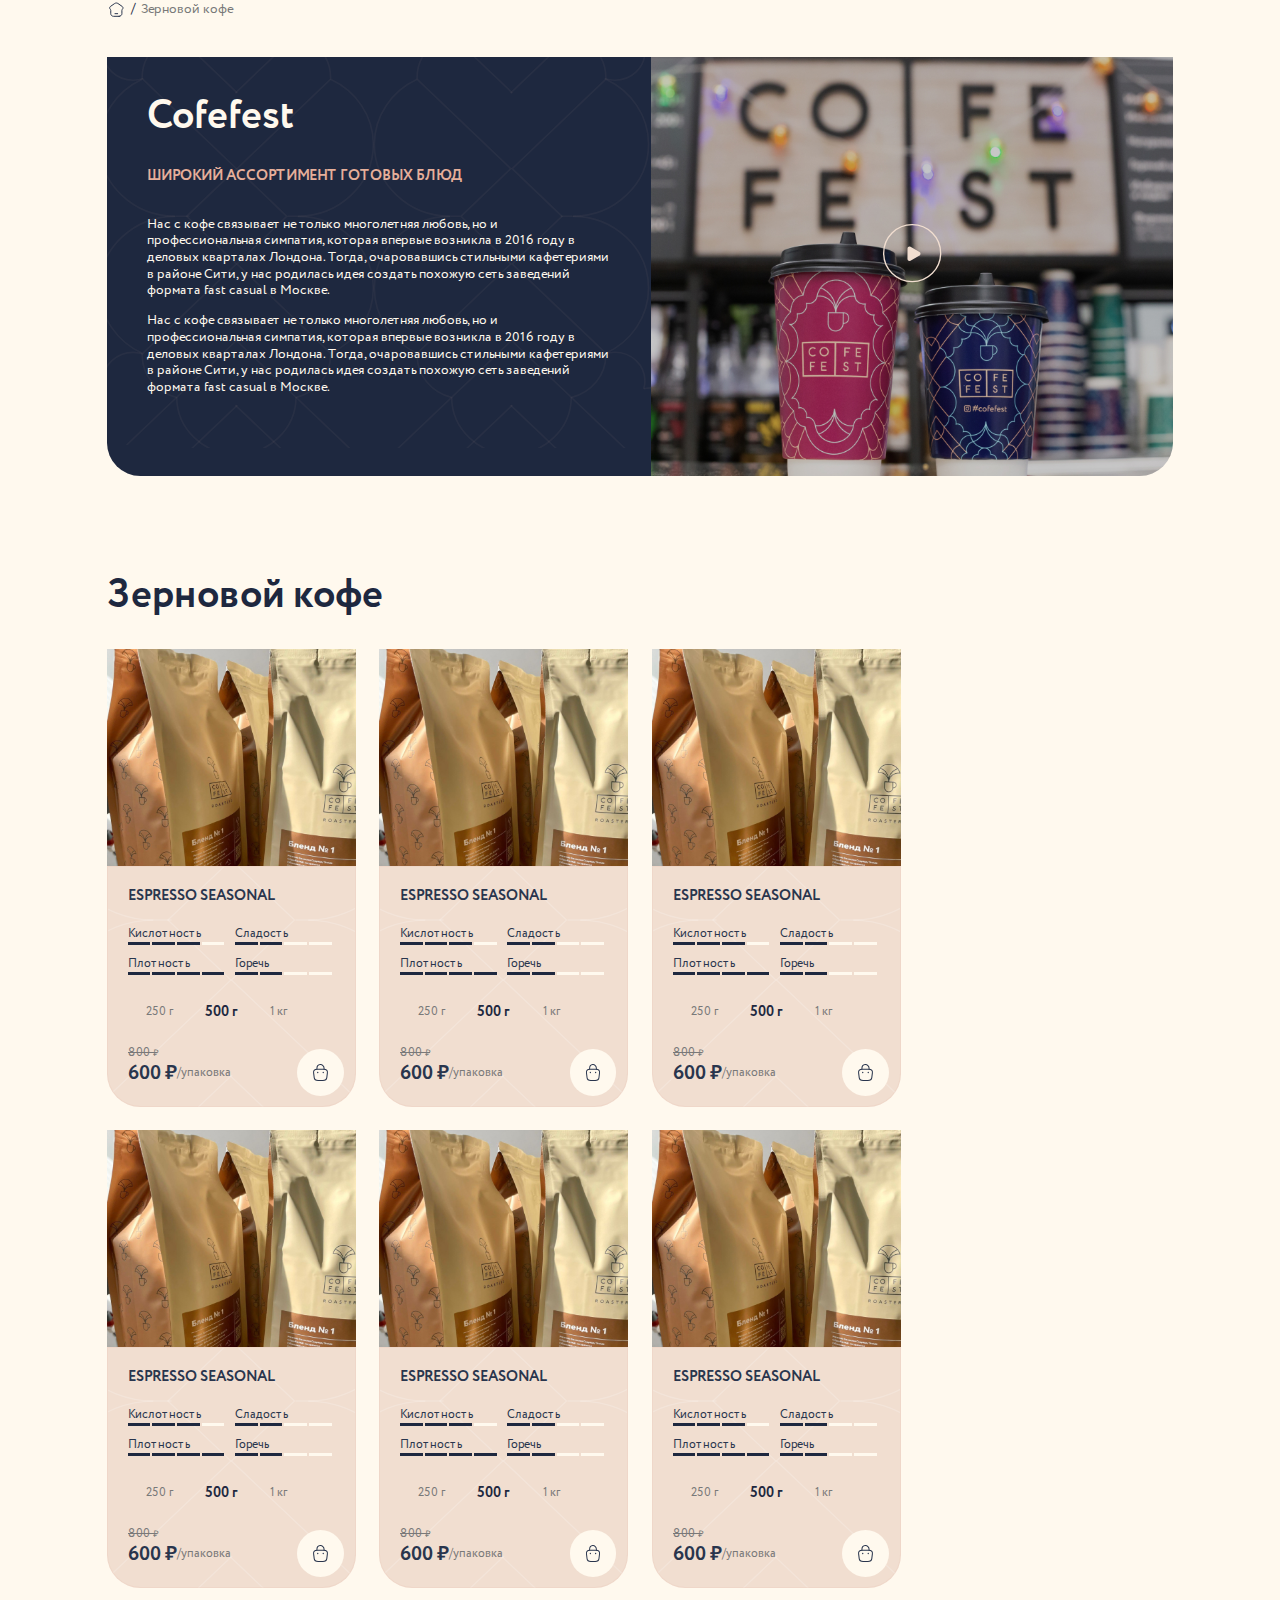
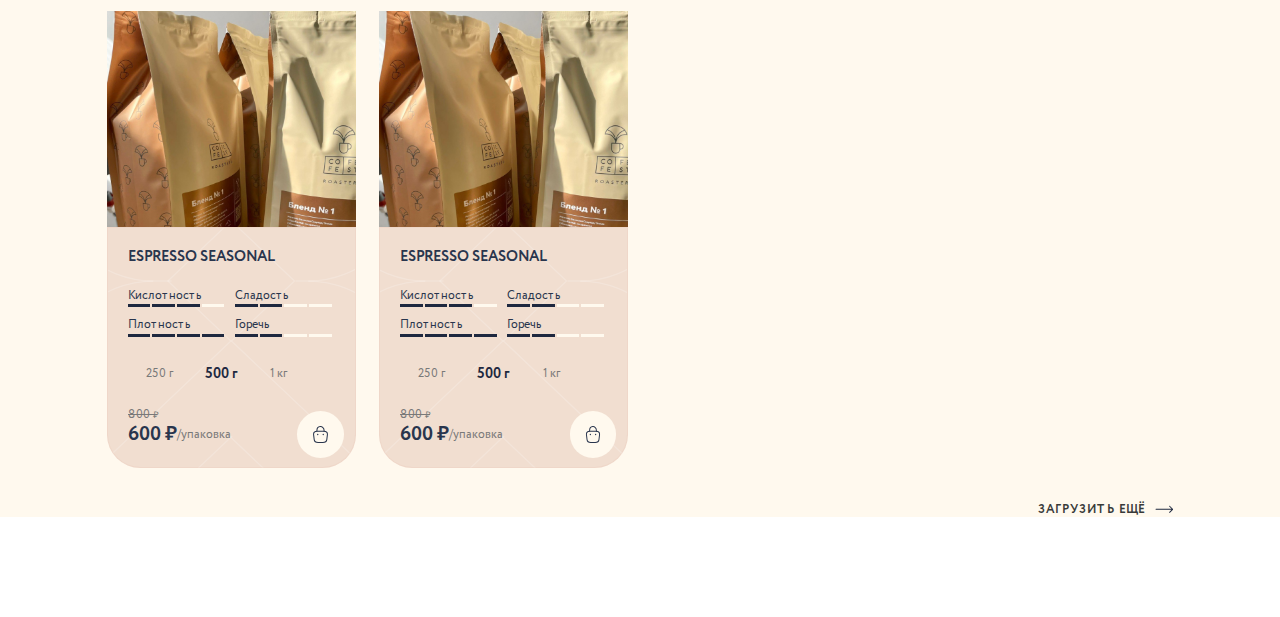
<file: grain-coffee.html>
<!DOCTYPE html>
<html lang="en">
  <head>
    <meta charset="UTF-8" />
    <meta name="viewport" content="width=device-width, initial-scale=1.0" />
    <link rel="stylesheet" href="./src/fonts/fonts.css" />
    <link rel="stylesheet" href="./src/css/style.css" />
    <title>CoffeeFest</title>
  </head>
  <body>
    <!-- <header class="header">
        <div class="container">
            <button class="header__burger mobile">
                <svg width="28" height="17" viewBox="0 0 28 17" fill="none" xmlns="http://www.w3.org/2000/svg">
                    <path d="M1 8.44336H26" stroke="white" stroke-linecap="round" stroke-linejoin="round" />
                    <path d="M1 0.568359H26" stroke="white" stroke-linecap="round" stroke-linejoin="round" />
                    <path d="M1 16.3184H26" stroke="white" stroke-linecap="round" stroke-linejoin="round" />
                </svg>
            </button>
            <a href="#" class="header__logo">
                <img src="./src/images/svg/logo.svg" alt="">
            </a>
            <nav class="header__nav desktop">
                <ul class="header__top-list">
                    <li class="header__top-list__item">
                        <a href="#" class="header__top-list__item-link menu">Услуги</a>
                    </li>
                    <li class="header__top-list__item">
                        <a href="#" class="header__top-list__item-link menu">Акции</a>
                    </li>
                    <li class="header__top-list__item">
                        <a href="#" class="header__top-list__item-link menu">О нас</a>
                    </li>
                    <li class="header__top-list__item">
                        <a href="#" class="header__top-list__item-link menu">Авторский кофе</a>
                    </li>
                    <li class="header__top-list__item">
                        <a href="#" class="header__top-list__item-link menu">Для бизнеса</a>
                    </li>
                    <li class="header__top-list__item">
                        <a href="#" class="header__top-list__item-link menu">Доставка и оплата</a>
                    </li>
                    <li class="header__top-list__item">
                        <a href="#" class="header__top-list__item-link menu">Карьера</a>
                    </li>
                    <li class="header__top-list__item">
                        <a href="#" class="header__top-list__item-link menu">Новости</a>
                    </li>
                    <li class="header__top-list__item">
                        <a href="#" class="header__top-list__item-link menu">Контакты</a>
                    </li>
                </ul>
                <ul class="header__bottom-list">
                    <li class="header__bottom-list__item">
                        <a href="#" class="header__bottom-list__item-link heading5">Зерновой кофе</a>
                    </li>
                    <li class="header__bottom-list__item">
                        <a href="#" class="header__bottom-list__item-link heading5">меню кофеен</a>
                    </li>
                    <li class="header__bottom-list__item">
                        <a href="#" class="header__bottom-list__item-link heading5">меню кулинарии</a>
                    </li>
                    <li class="header__bottom-list__item">
                        <a href="#" class="header__bottom-list__item-link heading5">торты на заказ</a>
                    </li>
                </ul>
            </nav>
            <div class="header__right">
                <button class="header__search desktop">
                    <img src="./src/images/svg/search.svg" alt="">
                </button>
                <a href="#" class="header__account">
                    <img src="./src/images/svg/account.svg" alt="">
                </a>
                <a href="#" class="header__cart">
                    <img src="./src/images/svg/shopping-cart.svg" alt="">
                </a>
            </div>
        </div>
    </header> -->
    <main class="main">
        <div class="breadcrumbs__container container">
            <ul class="breadcrumbs">
                <li class="breadcrumbs__item">
                    <a href="/dist/main.html" class="breadcrumbs__item-link">
                        <svg width="28" height="28" viewBox="0 0 28 28" fill="none" xmlns="http://www.w3.org/2000/svg">
                            <path
                                d="M12 20.5H16M18.1804 24.5H9.81965C7.5109 24.5 5.6393 22.714 5.6393 20.5108V15.633C5.6393 14.9248 5.34447 14.2456 4.81969 13.7448C3.60381 12.5845 3.76187 10.662 5.15251 9.69692L11.5412 5.263C13.0071 4.24567 14.9929 4.24567 16.4588 5.263L22.8475 9.69691C24.2381 10.662 24.3962 12.5845 23.1803 13.7448C22.6555 14.2456 22.3607 14.9248 22.3607 15.633V20.5108C22.3607 22.714 20.4891 24.5 18.1804 24.5Z"
                                stroke="#29354D" stroke-width="1.5" stroke-linecap="round" />
                        </svg>
                    </a>
                </li>
        
                <li class="breadcrumbs__item">
                    <a href="/dist/news.html" class="breadcrumbs__item-link">Зерновой кофе</a>
                </li>
        </ul>
        </div>
        <section class="catalog-main-banner">
            <div class="catalog-main-banner__container container">
                <div class="catalog-main-banner__left-part">
                <div class="catalog-main-banner__title heading2">Cofefest</div>
                <div class="catalog-main-banner__subtitle heading4">
                    Широкий ассортимент готовых блюд
                </div>
                <div class="catalog-main-banner__text">
                    <div class="catalog-main-banner__text-part">
                        Нас с кофе связывает не только многолетняя любовь, но и
                        профессиональная симпатия, которая впервые возникла в 2016 году в
                        деловых кварталах Лондона. Тогда, очаровавшись стильными
                        кафетериями в районе Сити, у нас родилась идея создать похожую
                        сеть заведений формата fast casual в Москве.
                    </div>
                    <div class="catalog-main-banner__text-part">
                        Нас с кофе связывает не только многолетняя любовь, но и
                        профессиональная симпатия, которая впервые возникла в 2016 году в
                        деловых кварталах Лондона. Тогда, очаровавшись стильными
                        кафетериями в районе Сити, у нас родилась идея создать похожую
                        сеть заведений формата fast casual в Москве.
                    </div>
                </div>
                <picture class="catalog-main-banner__background">
                    <source srcset="./src/images/svg/banner-bckrnd-mob.svg" media="(max-width: 48em)">
                    <img src="./src/images/svg/banner-backgrnd.svg" alt="">
                </picture>
                </div>
                <div class="catalog-main-banner__right-photo">
                    <img src="./src/images/grain-coffee-catalog-banner.jpg" alt="">
                    <button class="catalog-main-banner__play-btn">
                        <img src="./src/images/svg/play-btn.svg" alt="">
                    </button>
                </div>
            </div>
        </section>
        <section class="catalog-main-block grain-coffee">
        <div class="catalog-main-block__container container">
            <div class="catalog-main-block__title heading2">Зерновой кофе</div>
            <div class="catalog-main-block__row">
                <div class="catalog-card-2">
                    <div class="catalog-card-2__img">
                    <img src="./src/images/coffee-packages.png" alt="" />
                    </div>
                    <div class="catalog-card-2__descr">
                    <div class="catalog-card-2__title heading4">
                        Espresso Seasonal
                    </div>
                    <div class="catalog-card-2__characteristics">
                        <div class="catalog-card-2__characteristic">
                        <div class="catalog-card-2__characteristic-text">
                            Кислотность
                        </div>
                        <div class="catalog-card-2__characteristic-lines">
                            <span class="active"></span>
                            <span class="active"></span>
                            <span class="active"></span>
                            <span></span>
                        </div>
                        </div>
                        <div class="catalog-card-2__characteristic">
                        <div class="catalog-card-2__characteristic-text">
                            Сладость
                        </div>
                        <div class="catalog-card-2__characteristic-lines">
                            <span class="active"></span>
                            <span class="active"></span>
                            <span class=""></span>
                            <span class=""></span>
                        </div>
                        </div>
                        <div class="catalog-card-2__characteristic">
                        <div class="catalog-card-2__characteristic-text">
                            Плотность
                        </div>
                        <div class="catalog-card-2__characteristic-lines">
                            <span class="active"></span>
                            <span class="active"></span>
                            <span class="active"></span>
                            <span class="active"></span>
                        </div>
                        </div>
                        <div class="catalog-card-2__characteristic">
                        <div class="catalog-card-2__characteristic-text">
                            Горечь
                        </div>
                        <div class="catalog-card-2__characteristic-lines">
                            <span class="active"></span>
                            <span class="active"></span>
                            <span class=""></span>
                            <span class=""></span>
                        </div>
                        </div>
                    </div>
                    <div class="catalog-card-2__weights">
                        <div class="catalog-card-2__weight">250 <span>г</span></div>
                        <div class="catalog-card-2__weight active">
                        500 <span>г</span>
                        </div>
                        <div class="catalog-card-2__weight">1 <span>кг</span></div>
                    </div>
                    <div class="catalog-card__price">
                        <div class="catalog-card__main-price">800 <span>₽</span></div>
                        <div class="catalog-card__sale">
                        <div class="catalog-card__sale-price">
                            600 <span>₽</span>
                        </div>
                        <div class="catalog-card__weight">/упаковка</div>
                        </div>
                    </div>
                    <div
                        class="catalog-card__add-to-cart catalog-card-2__add-to-cart"
                    >
                        <img src="./src/images/svg/black-cart.svg" alt="" />
                    </div>
                    </div>
                </div>
                <div class="catalog-card-2">
                    <div class="catalog-card-2__img">
                    <img src="./src/images/coffee-packages.png" alt="" />
                    </div>
                    <div class="catalog-card-2__descr">
                    <div class="catalog-card-2__title heading4">
                        Espresso Seasonal
                    </div>
                    <div class="catalog-card-2__characteristics">
                        <div class="catalog-card-2__characteristic">
                        <div class="catalog-card-2__characteristic-text">
                            Кислотность
                        </div>
                        <div class="catalog-card-2__characteristic-lines">
                            <span class="active"></span>
                            <span class="active"></span>
                            <span class="active"></span>
                            <span></span>
                        </div>
                        </div>
                        <div class="catalog-card-2__characteristic">
                        <div class="catalog-card-2__characteristic-text">
                            Сладость
                        </div>
                        <div class="catalog-card-2__characteristic-lines">
                            <span class="active"></span>
                            <span class="active"></span>
                            <span class=""></span>
                            <span class=""></span>
                        </div>
                        </div>
                        <div class="catalog-card-2__characteristic">
                        <div class="catalog-card-2__characteristic-text">
                            Плотность
                        </div>
                        <div class="catalog-card-2__characteristic-lines">
                            <span class="active"></span>
                            <span class="active"></span>
                            <span class="active"></span>
                            <span class="active"></span>
                        </div>
                        </div>
                        <div class="catalog-card-2__characteristic">
                        <div class="catalog-card-2__characteristic-text">
                            Горечь
                        </div>
                        <div class="catalog-card-2__characteristic-lines">
                            <span class="active"></span>
                            <span class="active"></span>
                            <span class=""></span>
                            <span class=""></span>
                        </div>
                        </div>
                    </div>
                    <div class="catalog-card-2__weights">
                        <div class="catalog-card-2__weight">250 <span>г</span></div>
                        <div class="catalog-card-2__weight active">
                        500 <span>г</span>
                        </div>
                        <div class="catalog-card-2__weight">1 <span>кг</span></div>
                    </div>
                    <div class="catalog-card__price">
                        <div class="catalog-card__main-price">800 <span>₽</span></div>
                        <div class="catalog-card__sale">
                        <div class="catalog-card__sale-price">
                            600 <span>₽</span>
                        </div>
                        <div class="catalog-card__weight">/упаковка</div>
                        </div>
                    </div>
                    <div
                        class="catalog-card__add-to-cart catalog-card-2__add-to-cart"
                    >
                        <img src="./src/images/svg/black-cart.svg" alt="" />
                    </div>
                    </div>
                </div>
                <div class="catalog-card-2">
                    <div class="catalog-card-2__img">
                    <img src="./src/images/coffee-packages.png" alt="" />
                    </div>
                    <div class="catalog-card-2__descr">
                    <div class="catalog-card-2__title heading4">
                        Espresso Seasonal
                    </div>
                    <div class="catalog-card-2__characteristics">
                        <div class="catalog-card-2__characteristic">
                        <div class="catalog-card-2__characteristic-text">
                            Кислотность
                        </div>
                        <div class="catalog-card-2__characteristic-lines">
                            <span class="active"></span>
                            <span class="active"></span>
                            <span class="active"></span>
                            <span></span>
                        </div>
                        </div>
                        <div class="catalog-card-2__characteristic">
                        <div class="catalog-card-2__characteristic-text">
                            Сладость
                        </div>
                        <div class="catalog-card-2__characteristic-lines">
                            <span class="active"></span>
                            <span class="active"></span>
                            <span class=""></span>
                            <span class=""></span>
                        </div>
                        </div>
                        <div class="catalog-card-2__characteristic">
                        <div class="catalog-card-2__characteristic-text">
                            Плотность
                        </div>
                        <div class="catalog-card-2__characteristic-lines">
                            <span class="active"></span>
                            <span class="active"></span>
                            <span class="active"></span>
                            <span class="active"></span>
                        </div>
                        </div>
                        <div class="catalog-card-2__characteristic">
                        <div class="catalog-card-2__characteristic-text">
                            Горечь
                        </div>
                        <div class="catalog-card-2__characteristic-lines">
                            <span class="active"></span>
                            <span class="active"></span>
                            <span class=""></span>
                            <span class=""></span>
                        </div>
                        </div>
                    </div>
                    <div class="catalog-card-2__weights">
                        <div class="catalog-card-2__weight">250 <span>г</span></div>
                        <div class="catalog-card-2__weight active">
                        500 <span>г</span>
                        </div>
                        <div class="catalog-card-2__weight">1 <span>кг</span></div>
                    </div>
                    <div class="catalog-card__price">
                        <div class="catalog-card__main-price">800 <span>₽</span></div>
                        <div class="catalog-card__sale">
                        <div class="catalog-card__sale-price">
                            600 <span>₽</span>
                        </div>
                        <div class="catalog-card__weight">/упаковка</div>
                        </div>
                    </div>
                    <div
                        class="catalog-card__add-to-cart catalog-card-2__add-to-cart"
                    >
                        <img src="./src/images/svg/black-cart.svg" alt="" />
                    </div>
                    </div>
                </div>
                <div class="catalog-card-2">
                    <div class="catalog-card-2__img">
                    <img src="./src/images/coffee-packages.png" alt="" />
                    </div>
                    <div class="catalog-card-2__descr">
                    <div class="catalog-card-2__title heading4">
                        Espresso Seasonal
                    </div>
                    <div class="catalog-card-2__characteristics">
                        <div class="catalog-card-2__characteristic">
                        <div class="catalog-card-2__characteristic-text">
                            Кислотность
                        </div>
                        <div class="catalog-card-2__characteristic-lines">
                            <span class="active"></span>
                            <span class="active"></span>
                            <span class="active"></span>
                            <span></span>
                        </div>
                        </div>
                        <div class="catalog-card-2__characteristic">
                        <div class="catalog-card-2__characteristic-text">
                            Сладость
                        </div>
                        <div class="catalog-card-2__characteristic-lines">
                            <span class="active"></span>
                            <span class="active"></span>
                            <span class=""></span>
                            <span class=""></span>
                        </div>
                        </div>
                        <div class="catalog-card-2__characteristic">
                        <div class="catalog-card-2__characteristic-text">
                            Плотность
                        </div>
                        <div class="catalog-card-2__characteristic-lines">
                            <span class="active"></span>
                            <span class="active"></span>
                            <span class="active"></span>
                            <span class="active"></span>
                        </div>
                        </div>
                        <div class="catalog-card-2__characteristic">
                        <div class="catalog-card-2__characteristic-text">
                            Горечь
                        </div>
                        <div class="catalog-card-2__characteristic-lines">
                            <span class="active"></span>
                            <span class="active"></span>
                            <span class=""></span>
                            <span class=""></span>
                        </div>
                        </div>
                    </div>
                    <div class="catalog-card-2__weights">
                        <div class="catalog-card-2__weight">250 <span>г</span></div>
                        <div class="catalog-card-2__weight active">
                        500 <span>г</span>
                        </div>
                        <div class="catalog-card-2__weight">1 <span>кг</span></div>
                    </div>
                    <div class="catalog-card__price">
                        <div class="catalog-card__main-price">800 <span>₽</span></div>
                        <div class="catalog-card__sale">
                        <div class="catalog-card__sale-price">
                            600 <span>₽</span>
                        </div>
                        <div class="catalog-card__weight">/упаковка</div>
                        </div>
                    </div>
                    <div
                        class="catalog-card__add-to-cart catalog-card-2__add-to-cart"
                    >
                        <img src="./src/images/svg/black-cart.svg" alt="" />
                    </div>
                    </div>
                </div>
                <div class="catalog-card-2">
                    <div class="catalog-card-2__img">
                    <img src="./src/images/coffee-packages.png" alt="" />
                    </div>
                    <div class="catalog-card-2__descr">
                    <div class="catalog-card-2__title heading4">
                        Espresso Seasonal
                    </div>
                    <div class="catalog-card-2__characteristics">
                        <div class="catalog-card-2__characteristic">
                        <div class="catalog-card-2__characteristic-text">
                            Кислотность
                        </div>
                        <div class="catalog-card-2__characteristic-lines">
                            <span class="active"></span>
                            <span class="active"></span>
                            <span class="active"></span>
                            <span></span>
                        </div>
                        </div>
                        <div class="catalog-card-2__characteristic">
                        <div class="catalog-card-2__characteristic-text">
                            Сладость
                        </div>
                        <div class="catalog-card-2__characteristic-lines">
                            <span class="active"></span>
                            <span class="active"></span>
                            <span class=""></span>
                            <span class=""></span>
                        </div>
                        </div>
                        <div class="catalog-card-2__characteristic">
                        <div class="catalog-card-2__characteristic-text">
                            Плотность
                        </div>
                        <div class="catalog-card-2__characteristic-lines">
                            <span class="active"></span>
                            <span class="active"></span>
                            <span class="active"></span>
                            <span class="active"></span>
                        </div>
                        </div>
                        <div class="catalog-card-2__characteristic">
                        <div class="catalog-card-2__characteristic-text">
                            Горечь
                        </div>
                        <div class="catalog-card-2__characteristic-lines">
                            <span class="active"></span>
                            <span class="active"></span>
                            <span class=""></span>
                            <span class=""></span>
                        </div>
                        </div>
                    </div>
                    <div class="catalog-card-2__weights">
                        <div class="catalog-card-2__weight">250 <span>г</span></div>
                        <div class="catalog-card-2__weight active">
                        500 <span>г</span>
                        </div>
                        <div class="catalog-card-2__weight">1 <span>кг</span></div>
                    </div>
                    <div class="catalog-card__price">
                        <div class="catalog-card__main-price">800 <span>₽</span></div>
                        <div class="catalog-card__sale">
                        <div class="catalog-card__sale-price">
                            600 <span>₽</span>
                        </div>
                        <div class="catalog-card__weight">/упаковка</div>
                        </div>
                    </div>
                    <div
                        class="catalog-card__add-to-cart catalog-card-2__add-to-cart"
                    >
                        <img src="./src/images/svg/black-cart.svg" alt="" />
                    </div>
                    </div>
                </div>
                <div class="catalog-card-2">
                    <div class="catalog-card-2__img">
                    <img src="./src/images/coffee-packages.png" alt="" />
                    </div>
                    <div class="catalog-card-2__descr">
                    <div class="catalog-card-2__title heading4">
                        Espresso Seasonal
                    </div>
                    <div class="catalog-card-2__characteristics">
                        <div class="catalog-card-2__characteristic">
                        <div class="catalog-card-2__characteristic-text">
                            Кислотность
                        </div>
                        <div class="catalog-card-2__characteristic-lines">
                            <span class="active"></span>
                            <span class="active"></span>
                            <span class="active"></span>
                            <span></span>
                        </div>
                        </div>
                        <div class="catalog-card-2__characteristic">
                        <div class="catalog-card-2__characteristic-text">
                            Сладость
                        </div>
                        <div class="catalog-card-2__characteristic-lines">
                            <span class="active"></span>
                            <span class="active"></span>
                            <span class=""></span>
                            <span class=""></span>
                        </div>
                        </div>
                        <div class="catalog-card-2__characteristic">
                        <div class="catalog-card-2__characteristic-text">
                            Плотность
                        </div>
                        <div class="catalog-card-2__characteristic-lines">
                            <span class="active"></span>
                            <span class="active"></span>
                            <span class="active"></span>
                            <span class="active"></span>
                        </div>
                        </div>
                        <div class="catalog-card-2__characteristic">
                        <div class="catalog-card-2__characteristic-text">
                            Горечь
                        </div>
                        <div class="catalog-card-2__characteristic-lines">
                            <span class="active"></span>
                            <span class="active"></span>
                            <span class=""></span>
                            <span class=""></span>
                        </div>
                        </div>
                    </div>
                    <div class="catalog-card-2__weights">
                        <div class="catalog-card-2__weight">250 <span>г</span></div>
                        <div class="catalog-card-2__weight active">
                        500 <span>г</span>
                        </div>
                        <div class="catalog-card-2__weight">1 <span>кг</span></div>
                    </div>
                    <div class="catalog-card__price">
                        <div class="catalog-card__main-price">800 <span>₽</span></div>
                        <div class="catalog-card__sale">
                        <div class="catalog-card__sale-price">
                            600 <span>₽</span>
                        </div>
                        <div class="catalog-card__weight">/упаковка</div>
                        </div>
                    </div>
                    <div
                        class="catalog-card__add-to-cart catalog-card-2__add-to-cart"
                    >
                        <img src="./src/images/svg/black-cart.svg" alt="" />
                    </div>
                    </div>
                </div>
                <div class="catalog-card-2">
                    <div class="catalog-card-2__img">
                    <img src="./src/images/coffee-packages.png" alt="" />
                    </div>
                    <div class="catalog-card-2__descr">
                    <div class="catalog-card-2__title heading4">
                        Espresso Seasonal
                    </div>
                    <div class="catalog-card-2__characteristics">
                        <div class="catalog-card-2__characteristic">
                        <div class="catalog-card-2__characteristic-text">
                            Кислотность
                        </div>
                        <div class="catalog-card-2__characteristic-lines">
                            <span class="active"></span>
                            <span class="active"></span>
                            <span class="active"></span>
                            <span></span>
                        </div>
                        </div>
                        <div class="catalog-card-2__characteristic">
                        <div class="catalog-card-2__characteristic-text">
                            Сладость
                        </div>
                        <div class="catalog-card-2__characteristic-lines">
                            <span class="active"></span>
                            <span class="active"></span>
                            <span class=""></span>
                            <span class=""></span>
                        </div>
                        </div>
                        <div class="catalog-card-2__characteristic">
                        <div class="catalog-card-2__characteristic-text">
                            Плотность
                        </div>
                        <div class="catalog-card-2__characteristic-lines">
                            <span class="active"></span>
                            <span class="active"></span>
                            <span class="active"></span>
                            <span class="active"></span>
                        </div>
                        </div>
                        <div class="catalog-card-2__characteristic">
                        <div class="catalog-card-2__characteristic-text">
                            Горечь
                        </div>
                        <div class="catalog-card-2__characteristic-lines">
                            <span class="active"></span>
                            <span class="active"></span>
                            <span class=""></span>
                            <span class=""></span>
                        </div>
                        </div>
                    </div>
                    <div class="catalog-card-2__weights">
                        <div class="catalog-card-2__weight">250 <span>г</span></div>
                        <div class="catalog-card-2__weight active">
                        500 <span>г</span>
                        </div>
                        <div class="catalog-card-2__weight">1 <span>кг</span></div>
                    </div>
                    <div class="catalog-card__price">
                        <div class="catalog-card__main-price">800 <span>₽</span></div>
                        <div class="catalog-card__sale">
                        <div class="catalog-card__sale-price">
                            600 <span>₽</span>
                        </div>
                        <div class="catalog-card__weight">/упаковка</div>
                        </div>
                    </div>
                    <div
                        class="catalog-card__add-to-cart catalog-card-2__add-to-cart"
                    >
                        <img src="./src/images/svg/black-cart.svg" alt="" />
                    </div>
                    </div>
                </div>
                <div class="catalog-card-2">
                    <div class="catalog-card-2__img">
                    <img src="./src/images/coffee-packages.png" alt="" />
                    </div>
                    <div class="catalog-card-2__descr">
                    <div class="catalog-card-2__title heading4">
                        Espresso Seasonal
                    </div>
                    <div class="catalog-card-2__characteristics">
                        <div class="catalog-card-2__characteristic">
                        <div class="catalog-card-2__characteristic-text">
                            Кислотность
                        </div>
                        <div class="catalog-card-2__characteristic-lines">
                            <span class="active"></span>
                            <span class="active"></span>
                            <span class="active"></span>
                            <span></span>
                        </div>
                        </div>
                        <div class="catalog-card-2__characteristic">
                        <div class="catalog-card-2__characteristic-text">
                            Сладость
                        </div>
                        <div class="catalog-card-2__characteristic-lines">
                            <span class="active"></span>
                            <span class="active"></span>
                            <span class=""></span>
                            <span class=""></span>
                        </div>
                        </div>
                        <div class="catalog-card-2__characteristic">
                        <div class="catalog-card-2__characteristic-text">
                            Плотность
                        </div>
                        <div class="catalog-card-2__characteristic-lines">
                            <span class="active"></span>
                            <span class="active"></span>
                            <span class="active"></span>
                            <span class="active"></span>
                        </div>
                        </div>
                        <div class="catalog-card-2__characteristic">
                        <div class="catalog-card-2__characteristic-text">
                            Горечь
                        </div>
                        <div class="catalog-card-2__characteristic-lines">
                            <span class="active"></span>
                            <span class="active"></span>
                            <span class=""></span>
                            <span class=""></span>
                        </div>
                        </div>
                    </div>
                    <div class="catalog-card-2__weights">
                        <div class="catalog-card-2__weight">250 <span>г</span></div>
                        <div class="catalog-card-2__weight active">
                        500 <span>г</span>
                        </div>
                        <div class="catalog-card-2__weight">1 <span>кг</span></div>
                    </div>
                    <div class="catalog-card__price">
                        <div class="catalog-card__main-price">800 <span>₽</span></div>
                        <div class="catalog-card__sale">
                        <div class="catalog-card__sale-price">
                            600 <span>₽</span>
                        </div>
                        <div class="catalog-card__weight">/упаковка</div>
                        </div>
                    </div>
                    <div
                        class="catalog-card__add-to-cart catalog-card-2__add-to-cart"
                    >
                        <img src="./src/images/svg/black-cart.svg" alt="" />
                    </div>
                    </div>
                </div>
            </div>
            <a href="#" class="catalog-main-block__more arrow-link">
            <span>Загрузить ещё</span>
            <svg
                width="29"
                height="13"
                viewBox="0 0 29 13"
                fill="none"
                xmlns="http://www.w3.org/2000/svg"
                class="arrow-link__icon"
            >
                <path
                d="M1.5 5.75C1.08579 5.75 0.75 6.08579 0.75 6.5C0.75 6.91421 1.08579 7.25 1.5 7.25L1.5 5.75ZM28.0303 7.03033C28.3232 6.73744 28.3232 6.26257 28.0303 5.96967L23.2574 1.1967C22.9645 0.903808 22.4896 0.903808 22.1967 1.1967C21.9038 1.48959 21.9038 1.96447 22.1967 2.25736L26.4393 6.5L22.1967 10.7426C21.9038 11.0355 21.9038 11.5104 22.1967 11.8033C22.4896 12.0962 22.9645 12.0962 23.2574 11.8033L28.0303 7.03033ZM1.5 7.25L27.5 7.25L27.5 5.75L1.5 5.75L1.5 7.25Z"
                fill="#1e283f"
                />
            </svg>
            </a>
        </div>
        </section>
    </main>
    <!-- <footer class="footer">
        <div class="footer__top">
            <div class="container">
                <a href="#" class="footer__top-logo">
                    <img src="./src/images/svg/logo.svg" alt="">
                </a>
                <div class="footer__top-block block1">
                    <p class="footer__top-block__heading heading5">Меню</p>
                    <ul class="footer__top-block__list">
                        <li class="footer__top-block__list-item">
                            <a href="#" class="menu">О компании</a>
                        </li>
                        <li class="footer__top-block__list-item">
                            <a href="#" class="menu">Услуги</a>
                        </li>
                        <li class="footer__top-block__list-item">
                            <a href="#" class="menu">Акции</a>
                        </li>
                        <li class="footer__top-block__list-item">
                            <a href="#" class="menu">Авторский кофе</a>
                        </li>
                        <li class="footer__top-block__list-item">
                            <a href="#" class="menu">Для бизнеса</a>
                        </li>
                        <li class="footer__top-block__list-item">
                            <a href="#" class="menu">Доставка и оплата</a>
                        </li>
                        <li class="footer__top-block__list-item">
                            <a href="#" class="menu">Карьера</a>
                        </li>
                        <li class="footer__top-block__list-item">
                            <a href="#" class="menu">Новости</a>
                        </li>
                        <li class="footer__top-block__list-item">
                            <a href="#" class="menu">Контакты</a>
                        </li>
                    </ul>
                </div>
                <div class="footer__top-block block2">
                    <p class="footer__top-block__heading heading5">Документация</p>
                    <ul class="footer__top-block__list">
                        <li class="footer__top-block__list-item">
                            <a href="#" class="menu">Политика конфиденциальности</a>
                        </li>
                        <li class="footer__top-block__list-item">
                            <a href="#" class="menu">Договор оферты</a>
                        </li>
                        <li class="footer__top-block__list-item">
                            <a href="#" class="menu">Согласие на обработку персональных данных</a>
                        </li>
                    </ul>
                </div>
                <div class="footer__top-block block3">
                    <p class="footer__top-block__heading heading5">Поддержка</p>
                    <ul class="footer__top-block__list">
                        <li class="footer__top-block__list-item">
                            <a href="#" class="menu">Связаться с руководством</a>
                        </li>
                        <li class="footer__top-block__list-item">
                            <a href="#" class="menu">Написать в поддержку</a>
                        </li>
                        <li class="footer__top-block__list-item">
                            <a href="#" class="menu">Оставить отзыв</a>
                        </li>
                    </ul>
                </div>
                <div class="footer__top-block block4">
                    <a href="#" class="footer__top-block__heading heading5">Каталог</a>
                </div>
                <div class="footer__top-block block5">
                    <p class="footer__top-block__heading heading5">Контакты</p>
                    <ul class="footer__top-block__list">
                        <li class="footer__top-block__list-item">
                            <a href="tel:+74952121059" class="menu">8 495 212 10 59</a>
                        </li>
                        <li class="footer__top-block__list-item">
                            <a href="mailto:in@cofefest.ru" class="menu">in@cofefest.ru</a>
                        </li>
                    </ul>
                </div>
                <div class="footer__top-block block6 mobile">
                    <a href="#" class="footer__top-block__heading heading5">Рецепты</a>
                </div>
                <ul class="footer__top-social">
                    <li class="footer__top-social__item">
                        <a href="#" class="footer__top-social__item-link">
                            <img src="./src/images/svg/wb-vk.svg" alt="">
                        </a>
                    </li>
                    <li class="footer__top-social__item">
                        <a href="#" class="footer__top-social__item-link">
                            <img src="./src/images/svg/wb-telegram.svg" alt="">
                        </a>
                    </li>
                    <li class="footer__top-social__item">
                        <a href="#" class="footer__top-social__item-link">
                            <img src="./src/images/svg/wb-youtube.svg" alt="">
                        </a>
                    </li>
                    <li class="footer__top-social__item">
                        <a href="#" class="footer__top-social__item-link">
                            <img src="./src/images/svg/wb-dzen.svg" alt="">
                        </a>
                    </li>
                </ul>
            </div>
        </div>
        <div class="footer__bottom menu">
            <div class="container">
                <p class="footer__bottom-left">&copy; 2023 CofeFest</p>
                <p class="footer__bottom-center">Информация, размещенная на сайте, не является публичной офертой</p>
                <div class="footer__bottom-right">
                    <div class="footer__bottom-right__text">
                        <p>Разработано</p>
                        <p><span>Request</span> Design</p>
                    </div>
                    <svg width="97" height="97" viewBox="0 0 97 97" fill="none" xmlns="http://www.w3.org/2000/svg"
                        class="footer__bottom-right__logo">
                        <rect y="48.1094" width="68.0366" height="68.0366" rx="5" transform="rotate(-45 0 48.1094)"
                            fill="#101010" />
                        <rect x="8.52344" y="48.1094" width="55.982" height="55.982" rx="27.991"
                            transform="rotate(-45 8.52344 48.1094)" fill="#FFFFFF" />
                        <rect x="30.9258" y="30.9258" width="34.6368" height="34.6368" rx="3" fill="#101010" />
                        <rect x="29.5547" y="48.1094" width="26.2418" height="26.2418" rx="13.1209"
                            transform="rotate(-45 29.5547 48.1094)" fill="#FFFFFF" />
                        <rect x="40.8203" y="48.2441" width="10.4967" height="10.4967" rx="2"
                            transform="rotate(-45 40.8203 48.2441)" fill="#101010" />
                    </svg>
                    <a href="#" class="footer__bottom-right__link"></a>
                </div>
            </div>
        </div>
    </footer> -->
  </body>
</html>
</file>
<file: src/fonts/fonts.css>
@font-face {
    font-family: "Arial";
    src: local("Arial"), url("Arial-Bold.woff2") format("woff2"), url("Arial-Bold.woff") format("woff");
    font-weight: 700;
    font-style: normal;
}

@font-face {
    font-family: "Arial";
    src: local("Arial"), url("Arial-Regular.woff2") format("woff2"), url("Arial-Regular.woff") format("woff");
    font-weight: 400;
    font-style: normal;
}

@font-face {
    font-family: "Circe";
    src: local("Circe"), url("Circe-Bold.woff2") format("woff2"), url("Circe-Bold.woff") format("woff");
    font-weight: 700;
    font-style: normal;
}

@font-face {
    font-family: "Circe";
    src: local("Circe"), url("Circe-ExtraBold.woff2") format("woff2"), url("Circe-ExtraBold.woff") format("woff");
    font-weight: 800;
    font-style: normal;
}

@font-face {
    font-family: "Circe";
    src: local("Circe"), url("Circe-Regular.woff2") format("woff2"), url("Circe-Regular.woff") format("woff");
    font-weight: 400;
    font-style: normal;
}

@font-face {
    font-family: "DrukCyr";
    src: local("DrukCyr"), url("DrukCyr-Bold.woff2") format("woff2"), url("DrukCyr-Bold.woff") format("woff");
    font-weight: 700;
    font-style: normal;
}

@font-face {
    font-family: "Gilroy";
    src: local("Gilroy"), url("Gilroy-Bold.woff2") format("woff2"), url("Gilroy-Bold.woff") format("woff");
    font-weight: 700;
    font-style: normal;
}

@font-face {
    font-family: "Gilroy";
    src: local("Gilroy"), url("Gilroy-Medium.woff2") format("woff2"), url("Gilroy-Medium.woff") format("woff");
    font-weight: 500;
    font-style: normal;
}

@font-face {
    font-family: "Gilroy";
    src: local("Gilroy"), url("Gilroy-Regular.woff2") format("woff2"), url("Gilroy-Regular.woff") format("woff");
    font-weight: 400;
    font-style: normal;
}

@font-face {
    font-family: "El Messiri";
    src: local("El Messiri"), url("ElMessiri-Bold.woff2") format("woff2"), url("ElMessiri-Bold.woff") format("woff");
    font-weight: 700;
    font-style: normal;
}

@font-face {
    font-family: "Macherie";
    src: local("Macherie"), url("macherie-semibold.woff2") format("woff2"), url("macherie-semibold.woff") format("woff");
    font-weight: 600;
    font-style: normal;
}

@font-face {
    font-family: "Roboto";
    src: local("Roboto"), url("Roboto-Regular.woff2") format("woff2"), url("Roboto-Regular.woff") format("woff");
    font-weight: 400;
    font-style: normal;
}
</file>
<file: src/css/style.css>
*,
*::before,
*::after {
  box-sizing: border-box;
}

html {
  font-family: "Circe";
  font-size: 0.5208335vw;
  font-style: normal;
  font-weight: 400;
  -webkit-animation: bugfix infinite 1s;
  line-height: 1.2;
  margin: 0;
  padding: 0;
}

body {
  font-style: normal;
  font-weight: 400;
  -webkit-animation: bugfix infinite 1s;
  line-height: 1.2;
  margin: 0;
  padding: 0;
  color: #29354d;
  background: #ffffff;
}

input,
textarea {
  -webkit-animation: bugfix infinite 1s;
  line-height: inherit;
  margin: 0;
  padding: 0;
  background-color: transparent;
  border: none;
  color: inherit;
}

a {
  color: unset;
}

a,
a:hover {
  text-decoration: none;
}

button,
input,
a,
textarea {
  outline: none;
  cursor: pointer;
  font: inherit;
}
button:focus,
input:focus,
a:focus,
textarea:focus {
  outline: none;
}
button:active,
input:active,
a:active,
textarea:active {
  outline: none;
}

h1,
h2,
h3,
h4,
h5,
h6 {
  font: inherit;
  margin: 0;
  padding: 0;
}

p {
  margin-top: 0;
  margin-bottom: 0;
}

img {
  width: 100%;
  height: auto;
  display: block;
}

button {
  border: none;
  color: inherit;
  font: inherit;
  text-align: inherit;
  padding: 0;
  background-color: transparent;
}

ul {
  padding: 0;
  margin: 0;
}

ul li {
  margin: 0;
  padding: 0;
  list-style: none;
}

.container {
  width: 160rem;
  margin: 0 auto;
}

input[type=number]::-webkit-inner-spin-button,
input[type=number]::-webkit-outer-spin-button {
  -webkit-appearance: none;
  margin: 0;
}

input[type=number] {
  -moz-appearance: textfield;
}

@media (max-width: 48em) {
  html {
    font-size: 5px;
    font-size: 1.5625vw;
    font-size: 1.3333333333vw;
    -webkit-text-size-adjust: none;
  }
  body {
    -webkit-text-size-adjust: none;
  }
  .container {
    padding: 0 2rem;
    width: 100%;
  }
}
@media (min-width: 120.01em) {
  html {
    font-size: 0.45vw;
  }
}
.biege-section {
  background-color: #f1ded0;
}

.light-section {
  background: url(../images/svg/services-ornament.svg) top left/cover no-repeat;
}

.white-arrow-btn {
  width: 7rem;
  height: 7rem;
  display: flex;
  align-items: center;
  justify-content: center;
  background-color: #fff9ee;
  border-radius: 50%;
  transition: background-color 0.2s ease-in-out;
}
.white-arrow-btn img {
  width: 2.8rem;
  height: 1.6rem;
  -o-object-fit: contain;
     object-fit: contain;
}
.white-arrow-btn:hover {
  background-color: #e6af9a;
}

.section {
  padding-top: 15rem;
  padding-bottom: 15rem;
}

.hero-section {
  padding-top: 22.4rem;
}
@media (max-width: 48em) {
  .hero-section {
    padding-top: 24rem;
  }
}

.heading1 {
  font-weight: 700;
  font-family: "El Messiri";
  font-size: 9.6rem;
  line-height: 1;
  color: #e3bca0;
}
@media (max-width: 48em) {
  .heading1 {
    font-size: 8rem;
    line-height: 9.6rem;
  }
}

.heading2 {
  font-weight: 700;
  font-size: 6rem;
  line-height: 1;
  color: #1e283f;
}
@media (max-width: 48em) {
  .heading2 {
    font-size: 5.2rem;
    line-height: 6.2rem;
  }
}

.heading3 {
  font-weight: 700;
  font-size: 3rem;
  line-height: 3.6rem;
  text-transform: uppercase;
}
@media (max-width: 48em) {
  .heading3 {
    font-size: 4.4rem;
    line-height: 5.2rem;
  }
}

.heading4 {
  font-weight: 700;
  font-size: 2.2rem;
  line-height: 1.3;
  text-transform: uppercase;
}
@media (max-width: 48em) {
  .heading4 {
    font-size: 3.6rem;
    line-height: 5.4rem;
  }
}

.heading5 {
  font-weight: 700;
  font-size: 1.8rem;
  line-height: 2.2rem;
  letter-spacing: 0.05em;
  text-transform: uppercase;
}
@media (max-width: 48em) {
  .heading5 {
    font-size: 3.6rem;
    line-height: 5.4rem;
    letter-spacing: 0.1em;
  }
}

.light-square-btn {
  padding: 1.4rem 3.6rem;
  display: inline-block;
  position: relative;
  color: #e3bca0;
  font-weight: 700;
  font-size: 1.8rem;
  line-height: 1.3;
  letter-spacing: 0.9px;
  text-transform: uppercase;
  border: 2px solid #e3bca0;
  text-transform: uppercase;
}

.arrow-link {
  display: flex;
  align-items: center;
  gap: 1.4rem;
  font-weight: 700;
  font-size: 1.8rem;
  line-height: 1.3;
  letter-spacing: 0.9px;
  text-transform: uppercase;
  color: #383a39;
}
.arrow-link__icon {
  width: 2.8rem;
  height: 1.3rem;
  -o-object-fit: contain;
     object-fit: contain;
}
@media (max-width: 48em) {
  .arrow-link {
    gap: 2rem;
    font-size: 3.2rem;
    line-height: 3.8rem;
    letter-spacing: 0.03em;
  }
  .arrow-link__icon {
    width: 5.6rem;
    height: 2.8rem;
  }
}

.btn {
  font-weight: 700;
  font-size: 1.8rem;
  line-height: 2.3rem;
  letter-spacing: 0.05em;
  text-transform: uppercase;
}
@media (max-width: 48em) {
  .btn {
    font-size: 3.2rem;
    line-height: 3.8rem;
    letter-spacing: 0.03em;
  }
}

.biege-btn {
  padding: 2.4rem 3.6rem;
  font-weight: 700;
  font-size: 1.8rem;
  line-height: 1.3;
  color: #1e283f;
  letter-spacing: 0.9px;
  text-transform: uppercase;
  background: rgba(230, 176, 154, 0.2);
  border: 2px solid #1e283f;
}

.text1 {
  font-size: 1.8rem;
  line-height: 1.4;
}

.menu {
  font-size: 2rem;
  line-height: 1.25;
}

.btns-caps {
  font-size: 1.8rem;
  font-weight: 700;
  line-height: 1.3;
  letter-spacing: 0.9px;
  text-transform: uppercase;
}

.input-container {
  position: relative;
}
.input-container .input {
  padding: 3.7rem 7.4rem 1.2rem 3.5rem;
  width: 100%;
  font-size: 1.8rem;
  line-height: 2.5rem;
  border: 1px solid #e8ccbf;
  border-radius: 10.7rem;
  color: #383a39;
  transition-property: border-color;
  transition-duration: 0.2s;
  transition-timing-function: ease-in-out;
}
.input-container .input::-moz-placeholder {
  color: transparent;
}
.input-container .input::placeholder {
  color: transparent;
}
.input-container .input:not(:-moz-placeholder-shown) {
  border-color: #797979;
}
.input-container .input:focus-visible, .input-container .input:not(:placeholder-shown), .input-container .input-webkit-autofill {
  border-color: #797979;
}
.input-container .input:not(:-moz-placeholder-shown) + .input-label {
  transform: translateY(-1.3rem);
}
.input-container .input:focus-visible + .input-label, .input-container .input:not(:placeholder-shown) + .input-label, .input-container .input-webkit-autofill + .input-label {
  transform: translateY(-1.3rem);
}
.input-container .input:not(:-moz-placeholder-shown) ~ .icon path {
  stroke: #797979;
}
.input-container .input:focus-visible ~ .icon path, .input-container .input:not(:placeholder-shown) ~ .icon path, .input-container .input-webkit-autofill ~ .icon path {
  stroke: #797979;
}
.input-container .input-label {
  position: absolute;
  top: 2.5rem;
  left: 3.5rem;
  font-size: 1.8rem;
  line-height: 2.5rem;
  color: #bababa;
  transition-property: transform;
  transition-duration: 0.2s;
  transition-timing-function: ease-in-out;
  cursor: pointer;
}
.input-container .icon {
  position: absolute;
  top: 50%;
  right: 2.3rem;
  width: 2.8rem;
  height: 2.8rem;
  -o-object-fit: contain;
     object-fit: contain;
  transform: translateY(-50%);
}
.input-container .icon svg {
  width: 100%;
  height: 100%;
  -o-object-fit: contain;
     object-fit: contain;
}
.input-container .icon path {
  transition: stroke 0.2s ease-in-out;
}
@media (max-width: 48em) {
  .input-container .input {
    padding: 5.2rem 14.8rem 1.2rem 5rem;
    font-size: 2.8rem;
    line-height: 4rem;
    border-width: 0.2rem;
  }
  .input-container .input:not(:-moz-placeholder-shown) + .input-label {
    transform: translateY(-2rem);
  }
  .input-container .input:focus-visible + .input-label, .input-container .input:not(:placeholder-shown) + .input-label, .input-container .input-webkit-autofill + .input-label {
    transform: translateY(-2rem);
  }
  .input-container .input-label {
    top: 3.2rem;
    left: 5rem;
    font-size: 2.8rem;
    line-height: 4rem;
  }
  .input-container .icon {
    right: 5rem;
    width: 4.8rem;
    height: 4.8rem;
  }
}

.red-btn {
  padding: 2.4rem 3.6rem;
  display: flex;
  align-items: center;
  justify-content: center;
  gap: 2rem;
  font-weight: 700;
  font-size: 1.8rem;
  line-height: 2.3rem;
  letter-spacing: 0.05em;
  text-transform: uppercase;
  text-align: center;
  color: #fffcf8;
  background-color: #51283f;
  transition-property: background-color;
  transition-duration: 0.2s;
  transition-timing-function: ease-in-out;
  border-radius: 9.4rem;
}
.red-btn .arrow {
  width: 2.9rem;
  height: 1.3rem;
  -o-object-fit: contain;
     object-fit: contain;
}
.red-btn:hover {
  background-color: #203d3c;
}
.red-btn.disable {
  background-color: rgba(156, 63, 102, 0.2);
}
@media (max-width: 48em) {
  .red-btn {
    padding-top: 4.8rem;
    padding-bottom: 4.8rem;
    width: 100%;
    font-size: 3.2rem;
    line-height: 3.8rem;
  }
  .red-btn span {
    margin-right: 4rem;
  }
  .red-btn .arrow {
    width: 5.6rem;
    height: 2.6rem;
  }
}

.sidebar-tabs__item:not(:last-child) {
  margin-bottom: 1rem;
}
.sidebar-tabs__item-btn {
  padding: 2.2rem 2.5rem;
  width: 100%;
  display: flex;
  align-items: center;
  position: relative;
  font-size: 2rem;
  line-height: 2.5rem;
  color: #383a39;
  background-color: transparent;
  transition: background-color 0.2s ease-in-out;
}
.sidebar-tabs__item-btn::after {
  content: "";
  position: absolute;
  top: 0;
  left: 0;
  width: 3px;
  height: 100%;
  background-color: #51283f;
  border-radius: 0 0.5rem 0.5rem 0;
  opacity: 0;
  transition: opacity 0.2s ease-in-out;
}
.sidebar-tabs__item-btn.active {
  background-color: rgba(81, 40, 63, 0.05);
}
.sidebar-tabs__item-btn.active::after {
  opacity: 1;
}
.sidebar-tabs__item-btn__icon {
  margin-right: 1.6rem;
  width: 2.8rem;
  height: 2.8rem;
  -o-object-fit: contain;
     object-fit: contain;
}
@media (max-width: 48em) {
  .sidebar-tabs__item:not(:last-child) {
    margin-bottom: 1.2rem;
  }
  .sidebar-tabs__item-btn {
    padding: 3.3rem 4.4rem;
    font-size: 2.8rem;
    line-height: 4rem;
  }
  .sidebar-tabs__item-btn__icon {
    margin-right: 2rem;
    width: 4.8rem;
    height: 4.8rem;
  }
  .sidebar-tabs__item-btn::after {
    width: 0.4rem;
    border-radius: 0 1rem 1rem 0;
  }
}

.swiper-controllers .swiper-next,
.swiper-controllers .swiper-prev {
  position: absolute;
  top: 50%;
  width: 7rem;
  height: 7rem;
  display: flex;
  align-items: center;
  justify-content: center;
  background-color: #ffffff;
  border-radius: 50%;
  border: 2px solid #e3bca0;
  z-index: 1;
  transition: background-color 0.2s ease-in-out;
  cursor: pointer;
}
.swiper-controllers .swiper-next img,
.swiper-controllers .swiper-prev img {
  width: 2.8rem;
  height: 1.6rem;
}
.swiper-controllers .swiper-next:hover,
.swiper-controllers .swiper-prev:hover {
  background-color: #e3bca0;
}
.swiper-controllers .swiper-prev {
  left: 0;
  transform: translate(-50%, -50%);
}
.swiper-controllers .swiper-prev img {
  transform: scaleX(-1);
}
.swiper-controllers .swiper-next {
  right: 0;
  transform: translate(50%, -50%);
}
.swiper-controllers .swiper-pagination {
  position: relative;
  display: flex;
  align-items: center;
  justify-content: center;
}
.swiper-controllers .swiper-pagination .swiper-pagination-bullet {
  width: 1.3rem;
  height: 1.3rem;
  border-radius: 50%;
  opacity: 1;
  background-color: transparent;
  border: 2px solid #1e283f;
}
.swiper-controllers .swiper-pagination .swiper-pagination-bullet:not(:last-child) {
  margin-right: 1.3rem;
}
.swiper-controllers .swiper-pagination .swiper-pagination-bullet.swiper-pagination-bullet-active {
  background-color: #1e283f;
}

.breadcrumbs {
  margin-bottom: 5.7rem;
  display: flex;
  align-items: center;
  font-size: 2rem;
  line-height: 1.25;
}
.breadcrumbs__item {
  position: relative;
  display: flex;
  align-items: center;
}
.breadcrumbs__item:not(:last-child) {
  margin-right: 2.4rem;
}
.breadcrumbs__item:not(:last-child)::after {
  content: "/";
  position: absolute;
  right: -1.5rem;
  font-size: 2rem;
  line-height: 1.25;
  color: #1e283f;
  top: 0;
}
.breadcrumbs__item:last-child .breadcrumbs__item-link {
  color: #797979;
}
.breadcrumbs__item-link {
  color: #1e283f;
  position: relative;
  align-items: center;
  display: flex;
}
.breadcrumbs__item-link svg {
  width: 2.8rem;
  height: 2.8rem;
  -o-object-fit: contain;
     object-fit: contain;
}

.filters-search-sorting {
  display: flex;
  align-items: flex-start;
  width: 100%;
}
.filters-search-sorting .filters-open {
  margin-right: 2.4rem;
  padding: 2.4rem 4rem;
  display: flex;
  align-items: center;
  gap: 1.2rem;
  font-size: 2rem;
  line-height: 2.5rem;
  color: #fffcf8;
  background-color: #51283f;
  border-radius: 5rem;
  transition-property: background-color;
  transition-duration: 0.2s;
  transition-timing-function: ease-in-out;
}
.filters-search-sorting .filters-open:hover {
  background-color: #203d3c;
}
.filters-search-sorting .filters-open img {
  width: 2.4rem;
  height: 2.4rem;
  -o-object-fit: contain;
     object-fit: contain;
}
.filters-search-sorting .search {
  position: relative;
}
.filters-search-sorting .search__input {
  padding: 2.45rem 7.9rem;
  width: 41.1rem;
  font-size: 1.8rem;
  line-height: 2.5rem;
  background-color: #faf1ed;
  border-radius: 10rem;
}
.filters-search-sorting .search__input::-moz-placeholder {
  color: #797979;
}
.filters-search-sorting .search__input::placeholder {
  color: #797979;
}
.filters-search-sorting .search__icon {
  position: absolute;
  left: 0.4rem;
  top: 50%;
  width: 6.3rem;
  height: 6.3rem;
  display: flex;
  align-items: center;
  justify-content: center;
  background-color: #ffffff;
  border-radius: 50%;
  transform: translateY(-50%);
}
.filters-search-sorting .search__icon img {
  width: 3rem;
  height: 3rem;
  -o-object-fit: contain;
     object-fit: contain;
}
.filters-search-sorting .search__btn {
  position: absolute;
  right: 0.4rem;
  top: 50%;
  width: 6.3rem;
  height: 6.3rem;
  display: flex;
  align-items: center;
  justify-content: center;
  background-color: #51283f;
  border-radius: 50%;
  transform: translateY(-50%);
}
.filters-search-sorting .search__btn img {
  width: 2.8rem;
  height: 1.2rem;
  -o-object-fit: contain;
     object-fit: contain;
}

.tag-btn {
  padding: 1.4rem 3.6rem;
  display: flex;
  align-items: center;
  gap: 1.2rem;
  font-size: 2rem;
  line-height: 1.25;
  border: 2px solid #1e283f;
  color: #1e283f;
}
.tag-btn svg {
  width: 2.4rem;
  height: 2.4rem;
  -o-object-fit: contain;
     object-fit: contain;
}

.section-info__card {
  padding: 8rem 6rem;
  display: flex;
  justify-content: space-between;
  border-radius: 0 0 5rem 5rem;
  background: url(../images/svg/section-info-ornament.svg) top left/cover no-repeat, #1e283f;
}
.section-info__card-left {
  width: 64rem;
}
.section-info__card-left__heading {
  margin-bottom: 4.5rem;
  color: #fff9ee;
}
.section-info__card-left__subheading {
  margin-bottom: 4.5rem;
  color: #e6af9a;
}
.section-info__card-left__description {
  color: #fff9ee;
}
.section-info__card-left__description p:not(:last-child) {
  margin-bottom: 1rem;
}
.section-info__card-right {
  width: 75.5rem;
  display: flex;
  justify-content: space-between;
}
.section-info__card-right__img {
  width: 36.2rem;
  height: 47.5rem;
  border-radius: 0 0 5rem 5rem;
}
.section-info__card-right__img img {
  width: 100%;
  height: 100%;
  -o-object-fit: cover;
     object-fit: cover;
  border-radius: inherit;
}
.section-info__card-right__video {
  width: 36.1rem;
  height: 47.5rem;
  position: relative;
  border-radius: 0 0 5rem 5rem;
}
.section-info__card-right__video img {
  width: 100%;
  height: 100%;
  -o-object-fit: cover;
     object-fit: cover;
  border-radius: inherit;
}
.section-info__card-right__video .play-btn {
  position: absolute;
  top: 50%;
  left: 50%;
  transform: translate(-50%, -50%);
}
.section-info__card-right__video .play-btn img {
  width: 8.8rem;
  height: 8.8rem;
  -o-object-fit: contain;
     object-fit: contain;
}

.header {
  padding-top: 2.4rem;
  padding-bottom: 2.1rem;
  position: fixed;
  top: 0;
  left: 0;
  width: 100%;
  color: #fff9ee;
  background-color: #1e283f;
  z-index: 5;
}
.header .container {
  display: flex;
  align-items: center;
}
.header__logo {
  margin-right: 7.8rem;
}
.header__logo img {
  width: 18.1rem;
  height: 8.4rem;
  -o-object-fit: contain;
     object-fit: contain;
}
.header__nav {
  display: flex;
  flex-direction: column;
  align-items: center;
}
.header__top-list {
  margin-bottom: 4.8rem;
  display: flex;
  align-items: center;
  position: relative;
}
.header__top-list::after {
  content: "";
  position: absolute;
  left: 50%;
  bottom: -2.6rem;
  width: calc(100% - 4rem);
  height: 2px;
  background-color: rgba(255, 255, 255, 0.15);
  transform: translateX(-50%);
}
.header__top-list__item:not(:last-child) {
  margin-right: 3rem;
}
.header__top-list__item-link {
  color: #fffcf8;
}
.header__bottom-list {
  display: flex;
  align-items: center;
}
.header__bottom-list__item:not(:last-child) {
  margin-right: 4.5rem;
}
.header__bottom-list__item-link {
  color: #fffcf8;
}
.header__right {
  margin-left: auto;
  align-self: flex-start;
  display: flex;
  align-items: center;
}
.header__search, .header__account {
  margin-right: 2.4rem;
}
.header__search img, .header__account img, .header__cart img {
  width: 2.8rem;
  height: 2.8rem;
  -o-object-fit: contain;
     object-fit: contain;
}
@media (max-width: 48em) {
  .header {
    padding-top: 4.8rem;
    padding-bottom: 4.8rem;
  }
  .header__burger svg {
    width: 5.6rem;
    height: 3.4rem;
    -o-object-fit: contain;
       object-fit: contain;
  }
  .header .container {
    justify-content: space-between;
  }
  .header__logo {
    margin-right: 0;
  }
  .header__logo img {
    width: 23.6rem;
    height: 8rem;
  }
  .header__right {
    margin-left: 0;
    align-self: center;
  }
  .header__account img, .header__cart img {
    width: 5.4rem;
    height: 5.4rem;
  }
}

.footer__top {
  padding-top: 5.4rem;
  padding-bottom: 5.5rem;
  color: #fffcf8;
  position: relative;
  background-color: #1e283f;
  border-radius: 5rem 5rem 0 0;
}
.footer__top .container {
  display: flex;
}
.footer__top-logo {
  margin-right: 9.5rem;
}
.footer__top-logo img {
  width: 22.8rem;
  height: 8.4rem;
  -o-object-fit: contain;
     object-fit: contain;
}
.footer__top-block__heading {
  margin-bottom: 2.4rem;
  color: inherit;
}
.footer__top-block__list-item:not(:last-child) {
  margin-bottom: 1.5rem;
}
.footer__top-block__list a {
  color: #fffcf8;
}
.footer__top-block.block1 {
  margin-right: 8.6rem;
}
.footer__top-block.block2 {
  margin-right: 8.6rem;
  max-width: 22.4rem;
}
.footer__top-block.block3 {
  margin-right: 8.6rem;
}
.footer__top-block.block4 {
  margin-right: 8.8rem;
}
.footer__top-social {
  position: absolute;
  right: 16rem;
  bottom: 6.2rem;
  display: flex;
  align-items: center;
}
.footer__top-social__item:not(:last-child) {
  margin-right: 1.6rem;
}
.footer__top-social__item-link {
  display: inline-block;
}
.footer__top-social__item-link img {
  width: 4.5rem;
  height: 4.5rem;
  -o-object-fit: contain;
     object-fit: contain;
}
.footer__bottom {
  padding-top: 2.2rem;
  padding-bottom: 2.2rem;
  background-color: #faf1ed;
  color: #383a39;
}
.footer__bottom .container {
  display: flex;
  align-items: center;
}
.footer__bottom-left {
  margin-right: 38.8rem;
}
.footer__bottom-right {
  margin-left: auto;
  display: flex;
  align-items: center;
  position: relative;
}
.footer__bottom-right__text {
  margin-right: 1rem;
}
.footer__bottom-right__text p {
  font-family: "Gilroy";
}
.footer__bottom-right__text p:first-child {
  font-weight: 500;
  font-size: 1.5rem;
  line-height: 1.8rem;
  color: #838e9c;
}
.footer__bottom-right__text p:last-child {
  font-weight: 400;
  font-size: 1.8rem;
  line-height: 2.2rem;
}
.footer__bottom-right__text p:last-child span {
  font-weight: 700;
}
.footer__bottom-right__logo {
  width: 4.6rem;
  height: 4.6rem;
}
.footer__bottom-right__link {
  position: absolute;
  top: 0;
  left: 0;
  width: 100%;
  height: 100%;
}
@media (max-width: 48em) {
  .footer__top {
    padding: 8rem 4rem 13.6rem 4rem;
    border-radius: 7.2rem 7.2rem 0 0;
  }
  .footer__top .container {
    flex-direction: column;
  }
  .footer__top-logo {
    margin-right: 0;
    margin-bottom: 6rem;
  }
  .footer__top-logo img {
    width: 25.4rem;
    height: 8.6rem;
  }
  .footer__top-block.block1, .footer__top-block.block2, .footer__top-block.block3, .footer__top-block.block4, .footer__top-block.block5 {
    margin-right: 0;
    max-width: none;
    margin-bottom: 6.4rem;
  }
  .footer__top-block.block1 {
    order: 0;
  }
  .footer__top-block.block2 {
    order: 1;
  }
  .footer__top-block.block3 {
    order: 2;
  }
  .footer__top-block.block4 {
    order: 4;
  }
  .footer__top-block.block5 {
    order: 3;
  }
  .footer__top-block.block6 {
    margin-bottom: 6.4rem;
    order: 5;
  }
  .footer__top-block__heading {
    margin-bottom: 2.8rem;
  }
  .footer__top-block__list-item:not(:last-child) {
    margin-bottom: 2rem;
  }
  .footer__top-social {
    order: 6;
    position: relative;
    bottom: auto;
    right: auto;
  }
  .footer__top-social__item:not(:last-child) {
    margin-right: 3.2rem;
  }
  .footer__top-social__item-link img {
    width: 9rem;
    height: 9rem;
  }
  .footer__bottom {
    padding-top: 6.4rem;
    padding-bottom: 6.4rem;
  }
  .footer__bottom .container {
    flex-direction: column;
    text-align: center;
  }
  .footer__bottom-left {
    margin-right: 0;
    margin-bottom: 3.2rem;
  }
  .footer__bottom-center {
    margin-bottom: 3.2rem;
  }
  .footer__bottom-right {
    margin-left: 0;
  }
  .footer__bottom-right__text {
    margin-right: 2rem;
    text-align: right;
  }
  .footer__bottom-right__text p:first-child {
    font-size: 3rem;
    line-height: 3.6rem;
  }
  .footer__bottom-right__text p:last-child {
    font-size: 3.6rem;
    line-height: 4.4rem;
  }
  .footer__bottom-right__logo {
    width: 9.2rem;
    height: 9.2rem;
  }
}

.catalog-main-block {
  margin: 0 0 15rem 0;
}

.catalog-main-block__container {
  display: flex;
  flex-direction: column;
}

.catalog-main-block__title {
  margin: 0 0 5rem 0;
}

.catalog-main-block__row {
  display: flex;
  flex-wrap: wrap;
  margin: 0 -1.75rem 5rem -1.75rem;
  row-gap: 3.5rem;
}

.catalog-main-block__more {
  margin: 0 0 0 auto;
}

@media (max-width: 48em) {
  .catalog-main-block {
    margin: 0 0 18rem 0;
  }
  .catalog-main-block__title {
    margin: 0 0 8rem 0;
  }
  .catalog-main-block__row {
    margin: 0 0rem 6.4rem 0rem;
    row-gap: 4.8rem;
  }
}
.catalog-card__main-price {
  position: relative;
  font-size: 1.8rem;
  color: #797979;
  line-height: 2.5rem;
}
.catalog-card__main-price span {
  font-size: 1.4rem;
}
.catalog-card__main-price::before {
  content: "";
  position: absolute;
  top: 1.1rem;
  left: 0;
  width: 4.4rem;
  height: 0.1rem;
  background: #797979;
}

.catalog-card__sale {
  display: flex;
}

.catalog-card__sale-price {
  font-size: 3rem;
  font-weight: 700;
  line-height: 3.6rem;
}

.catalog-card__weight {
  align-self: center;
  font-size: 1.8rem;
  line-height: 2.5rem;
  color: #797979;
}

@media (max-width: 48em) {
  .catalog-card__main-price {
    font-size: 2.8rem;
    line-height: 3.92rem;
  }
  .catalog-card__main-price span {
    font-size: 2.8rem;
  }
  .catalog-card__main-price::before {
    top: 1.3rem;
    left: 0;
    width: 7.6rem;
    height: 0.1rem;
  }
  .catalog-card__sale-price {
    font-size: 4.4rem;
    line-height: 5.28rem;
  }
  .catalog-card__sale-price span {
    font-size: 2.8rem;
    font-weight: 400;
    line-height: 7.2rem;
  }
  .catalog-card__weight {
    font-size: 2.8rem;
    line-height: 3.92rem;
  }
}
.catalog-card__add-to-cart {
  position: absolute;
  border-radius: 100rem;
  top: 0rem;
  left: 0rem;
  width: 7rem;
  height: 7rem;
  display: flex;
  justify-content: center;
  align-items: center;
  background: #fff9ee;
}
.catalog-card__add-to-cart img {
  width: 2.8rem;
  height: 2.8rem;
  -o-object-fit: cover;
     object-fit: cover;
}

@media (max-width: 48em) {
  .catalog-card__add-to-cart {
    width: 10.4rem;
    height: 10.4rem;
  }
  .catalog-card__add-to-cart img {
    width: 4.8rem;
    height: 4.8rem;
  }
}
.catalog-card-1 {
  flex: 0 1 25%;
  padding: 0 1.75rem;
}

.catalog-card-1__img {
  max-width: 37.4rem;
  height: auto;
}
.catalog-card-1__img img {
  width: 100%;
  height: 100%;
  -o-object-fit: cover;
     object-fit: cover;
}

.catalog-card-1__descr {
  padding: 3rem;
  border-radius: 0 0 5rem 5rem;
  border: 0.15rem solid rgba(234, 194, 178, 0.25);
  max-width: 37.4rem;
  position: relative;
  background: url("../images/svg/card-1-backgrnd.svg") top left/cover no-repeat #f1ded0;
}

.catalog-card-1__title {
  max-width: 31.4rem;
  margin: 0 0 2rem 0;
}

.catalog-card-1__add-to-cart {
  top: 11.8rem;
  left: 28.4rem;
}

@media (max-width: 48em) {
  .catalog-card-1 {
    flex: 0 1 100%;
    padding: 0;
  }
  .catalog-card-1:not(:last-child) {
    margin: 0 0 5rem 0;
  }
  .catalog-card-1__img {
    max-width: 71rem;
  }
  .catalog-card-1__img img {
    width: 100%;
    height: 100%;
  }
  .catalog-card-1__descr {
    padding: 6rem 4rem 4rem 4rem;
    border-radius: 0 0 7.2rem 7.2rem;
    border: 0.3rem solid rgba(234, 194, 178, 0.25);
    max-width: none;
  }
  .catalog-card-1__title {
    max-width: 52rem;
    margin: 0 0 4rem 0;
  }
  .catalog-card-1__add-to-cart {
    left: 56.6rem;
    top: 22rem;
  }
}
.catalog-card-2 {
  flex: 0 1 25%;
  padding: 0 1.75rem;
  max-width: 40.875rem;
}

.catalog-card-2__img {
  max-width: 37.4rem;
  height: auto;
}
.catalog-card-2__img img {
  width: 100%;
  height: 100%;
}

.catalog-card-2__descr {
  max-width: 37.4rem;
  position: relative;
  padding: 3rem;
  border-radius: 0 0 5rem 5rem;
  border: 0.15rem solid rgba(234, 194, 178, 0.25);
  background: url("../images/svg/card-2-backgrnd.svg") top left/cover no-repeat #f1ded0;
}

.catalog-card-2__title {
  margin: 0 0 3rem 0;
}

.catalog-card-2__characteristics {
  font-size: 1.8rem;
  line-height: 2.5rem;
  display: flex;
  flex-wrap: wrap;
  gap: 1.6rem;
  margin: 0 0 4.2rem 0;
  width: 32rem;
  position: relative;
}

.catalog-card-2__characteristic-lines {
  display: flex;
}
.catalog-card-2__characteristic-lines span {
  display: block;
  width: 3.4rem;
  height: 0.4rem;
  background: #fff9ee;
}
.catalog-card-2__characteristic-lines span:not(:last-child) {
  margin: 0 0.3rem 0 0;
}
.catalog-card-2__characteristic-lines span.active {
  background: #1e283f;
}

.catalog-card-2__weights {
  display: flex;
  align-items: center;
  padding: 0 2.7rem;
  margin: 0 0 3.5rem 0;
}

.catalog-card-2__weight {
  font-size: 1.8rem;
  line-height: 2.5rem;
  color: #797979;
  transition: 0.3s;
}
.catalog-card-2__weight:not(:last-child) {
  margin: 0 4.8rem 0 0;
}
.catalog-card-2__weight.active {
  font-size: 2.2rem;
  font-weight: 700;
  line-height: 2.8rem;
  color: #1e283f;
}
.catalog-card-2__weight.active span {
  line-height: 120%;
  letter-spacing: 0.11rem;
}

.catalog-card-2__add-to-cart {
  top: 27.4rem;
  left: 28.4rem;
}

@media (max-width: 48em) {
  .catalog-card-2 {
    flex: 0 1 100%;
    padding: 0;
    max-width: none;
  }
  .catalog-card-2:not(:last-child) {
    margin: 0 0 4.8rem 0;
  }
  .catalog-card-2__img {
    max-width: 71rem;
  }
  .catalog-card-2__descr {
    max-width: none;
    padding: 6.8rem 4rem;
    border-radius: 0 0 7.2rem 7.2rem;
    border: 0.3rem solid rgba(234, 194, 178, 0.25);
  }
  .catalog-card-2__title {
    margin: 0 0 6rem 0;
  }
  .catalog-card-2__characteristics {
    font-size: 2.8rem;
    line-height: 3.92rem;
    gap: 3.2rem;
    margin: 0 0 8.9rem 0;
    width: 63rem;
  }
  .catalog-card-2__characteristic-lines span {
    width: 7.025rem;
    height: 0.8rem;
  }
  .catalog-card-2__characteristic-lines span:not(:last-child) {
    margin: 0 0.6rem 0 0;
  }
  .catalog-card-2__weights {
    padding: 0 7.5rem;
    margin: 0 0 8.1rem 0;
  }
  .catalog-card-2__weight {
    font-size: 2.8rem;
    line-height: 3.92rem;
    transition: 0.3s;
  }
  .catalog-card-2__weight:not(:last-child) {
    margin: 0 13.8rem 0 0;
  }
  .catalog-card-2__weight.active {
    font-size: 3.6rem;
    line-height: 5.4rem;
  }
  .catalog-card-2__weight.active span {
    letter-spacing: 0.108rem;
  }
  .catalog-card-2__add-to-cart {
    top: 55rem;
    left: 56.6rem;
  }
}
.catalog-main-banner {
  margin: 0 0 15rem 0;
}

.catalog-main-banner__container {
  display: flex;
}

.catalog-main-banner__left-part {
  background: #1e283f;
  position: relative;
  padding: 6rem 6rem 12rem 6rem;
  max-width: 81.7rem;
  border-radius: 0 0 0 5rem;
}

.catalog-main-banner__title {
  color: #fff9ee;
  margin: 0 0 4.5rem 0;
}

.catalog-main-banner__subtitle {
  color: #e6af9a;
  margin: 0 0 4.5rem 0;
}

.catalog-main-banner__text {
  color: #fff9ee;
  font-size: 2rem;
  line-height: 2.5rem; /* 25px */
}

.catalog-main-banner__text-part:not(:last-child) {
  margin: 0 0 2rem 0;
}

.catalog-main-banner__background {
  position: absolute;
  top: 0;
  left: 0;
  width: 93.8rem;
  height: auto;
}
.catalog-main-banner__background img {
  width: 100%;
  height: 100%;
  -o-object-fit: cover;
     object-fit: cover;
}

.catalog-main-banner__right-photo {
  position: relative;
  max-width: 78.3rem;
  height: auto;
  border-radius: 0 0 5rem 0;
}
.catalog-main-banner__right-photo img {
  width: 100%;
  height: 100%;
  -o-object-fit: cover;
     object-fit: cover;
  border-radius: inherit;
}

.catalog-main-banner__play-btn {
  position: absolute;
  top: 25.1rem;
  left: 34.8rem;
  max-width: 8.8rem;
  height: auto;
}
.catalog-main-banner__play-btn img {
  width: 100%;
  height: 100%;
  -o-object-fit: cover;
     object-fit: cover;
}

@media (max-width: 48em) {
  .catalog-main-banner {
    margin: 0 0 18rem 0;
  }
  .catalog-main-banner__container {
    flex-direction: column;
  }
  .catalog-main-banner__left-part {
    padding: 12rem 4rem 8rem 4rem;
    max-width: none;
    border-radius: 0 0 0 0;
  }
  .catalog-main-banner__title {
    margin: 0 0 8rem 0;
  }
  .catalog-main-banner__subtitle {
    margin: 0 0 4rem 0;
  }
  .catalog-main-banner__text {
    font-size: 2.8rem;
    line-height: 3.92rem;
  }
  .catalog-main-banner__text-part:not(:last-child) {
    margin: 0 0 4rem 0;
  }
  .catalog-main-banner__background {
    max-width: 71rem;
    margin: 0 0 0 0;
  }
  .catalog-main-banner__right-photo {
    max-width: 71rem;
    border-radius: 0 0 7.2rem 7.2rem;
    overflow: hidden;
  }
  .catalog-main-banner__play-btn {
    max-width: 12rem;
    top: 21.6rem;
    left: 29.6rem;
  }
}
main {
  background: #fff9ee;
}/*# sourceMappingURL=style.css.map */
</file>
